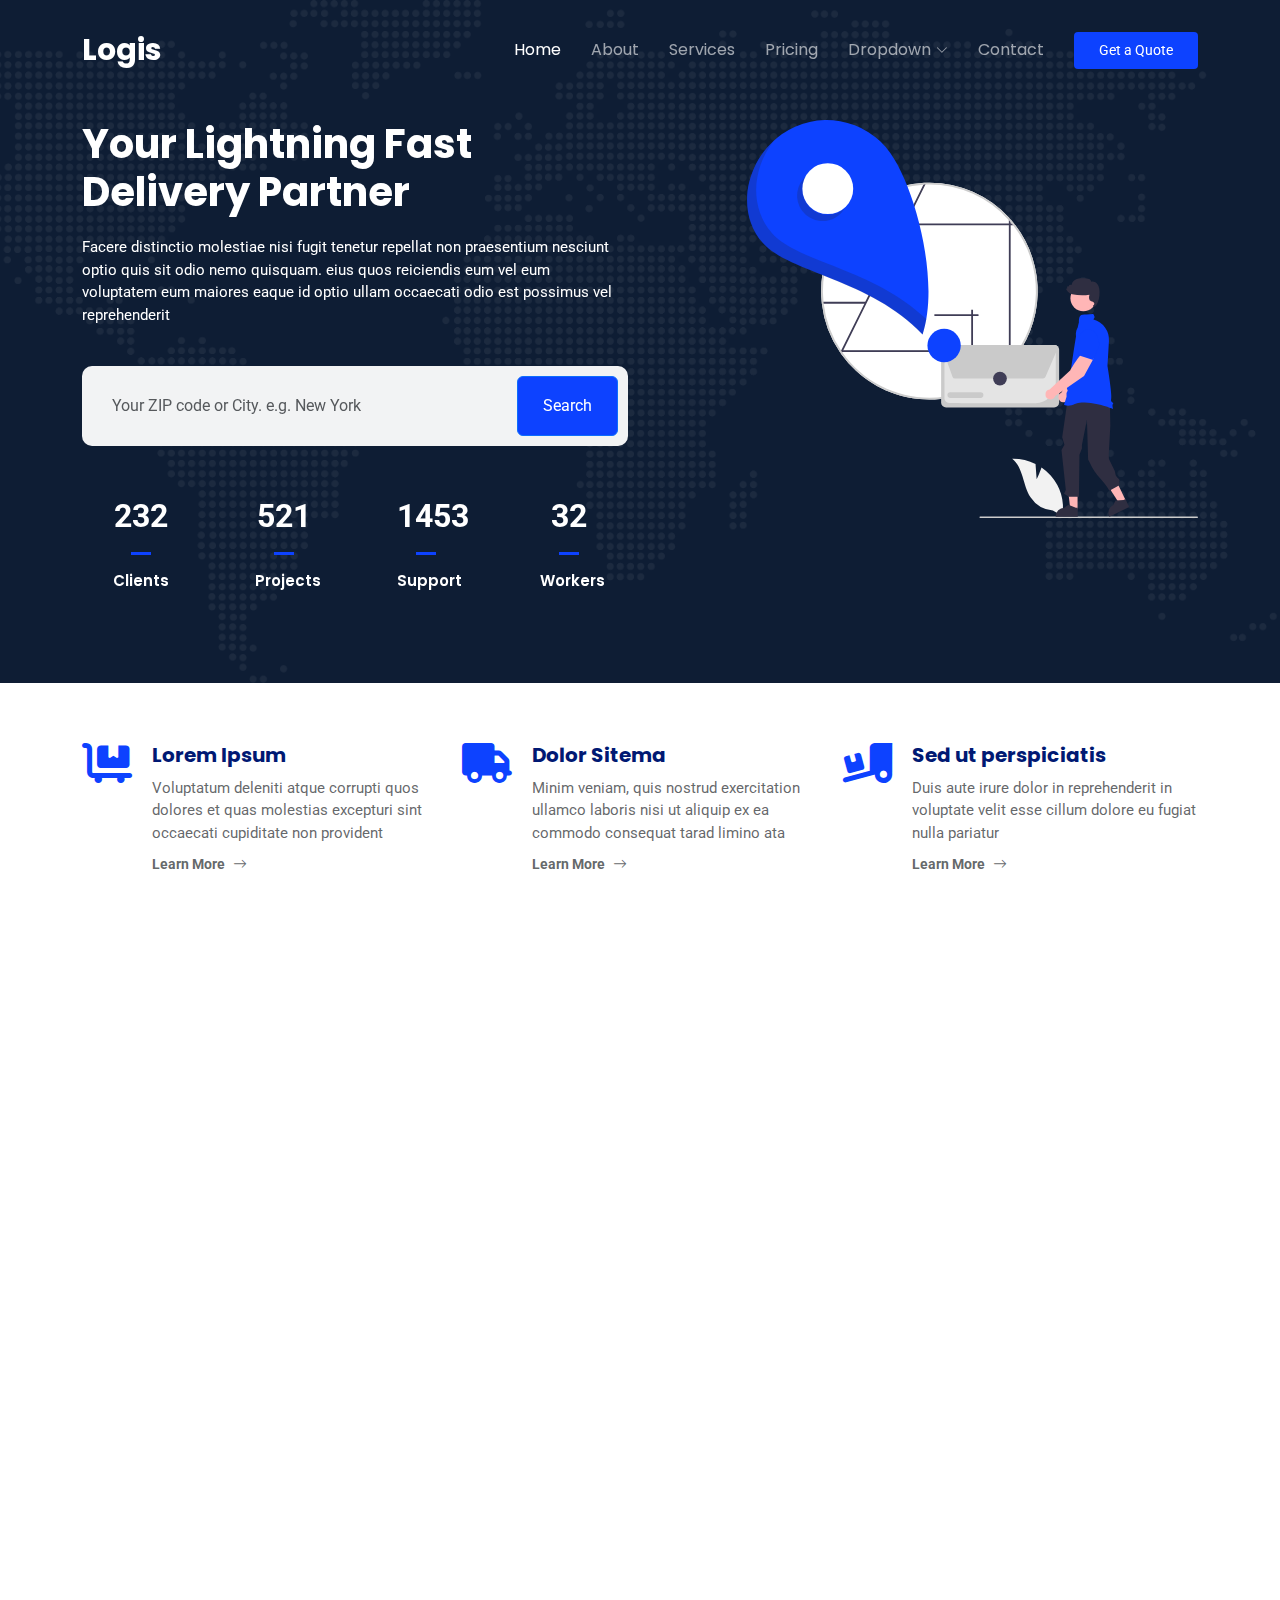
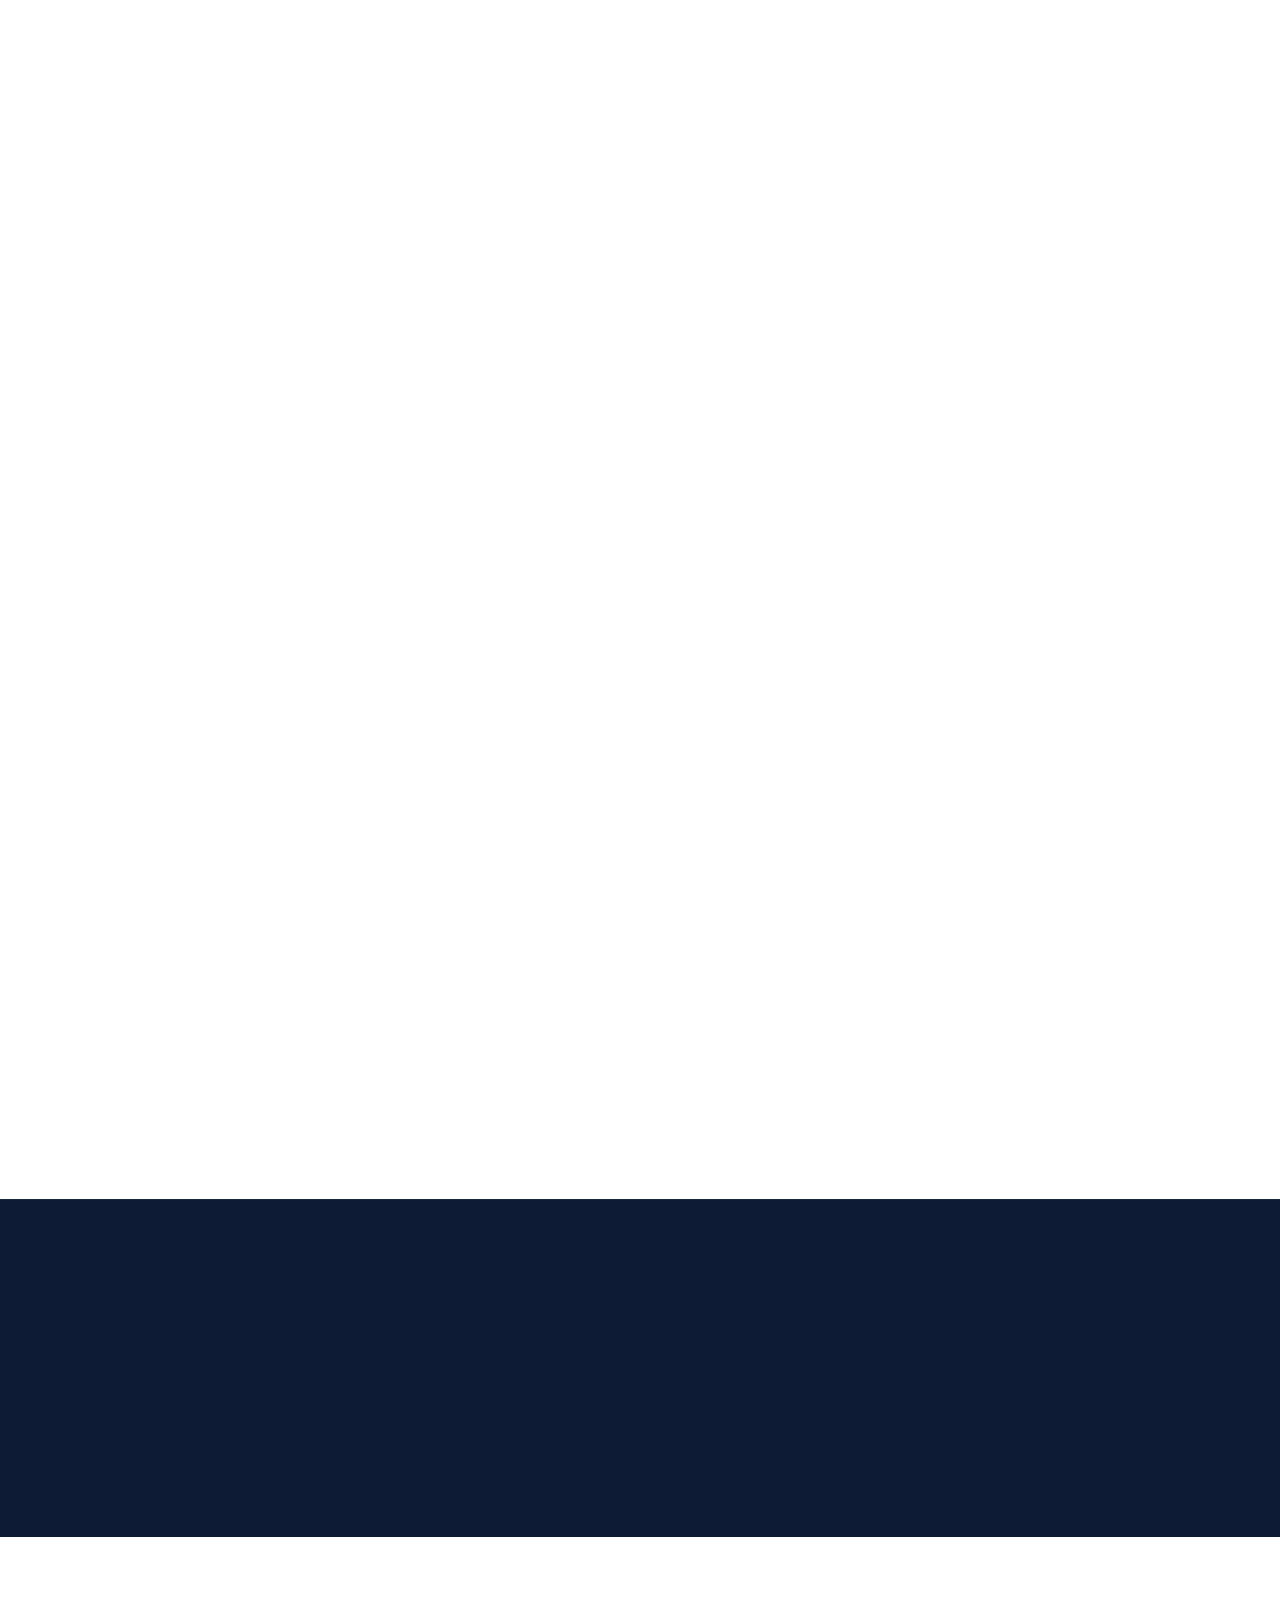
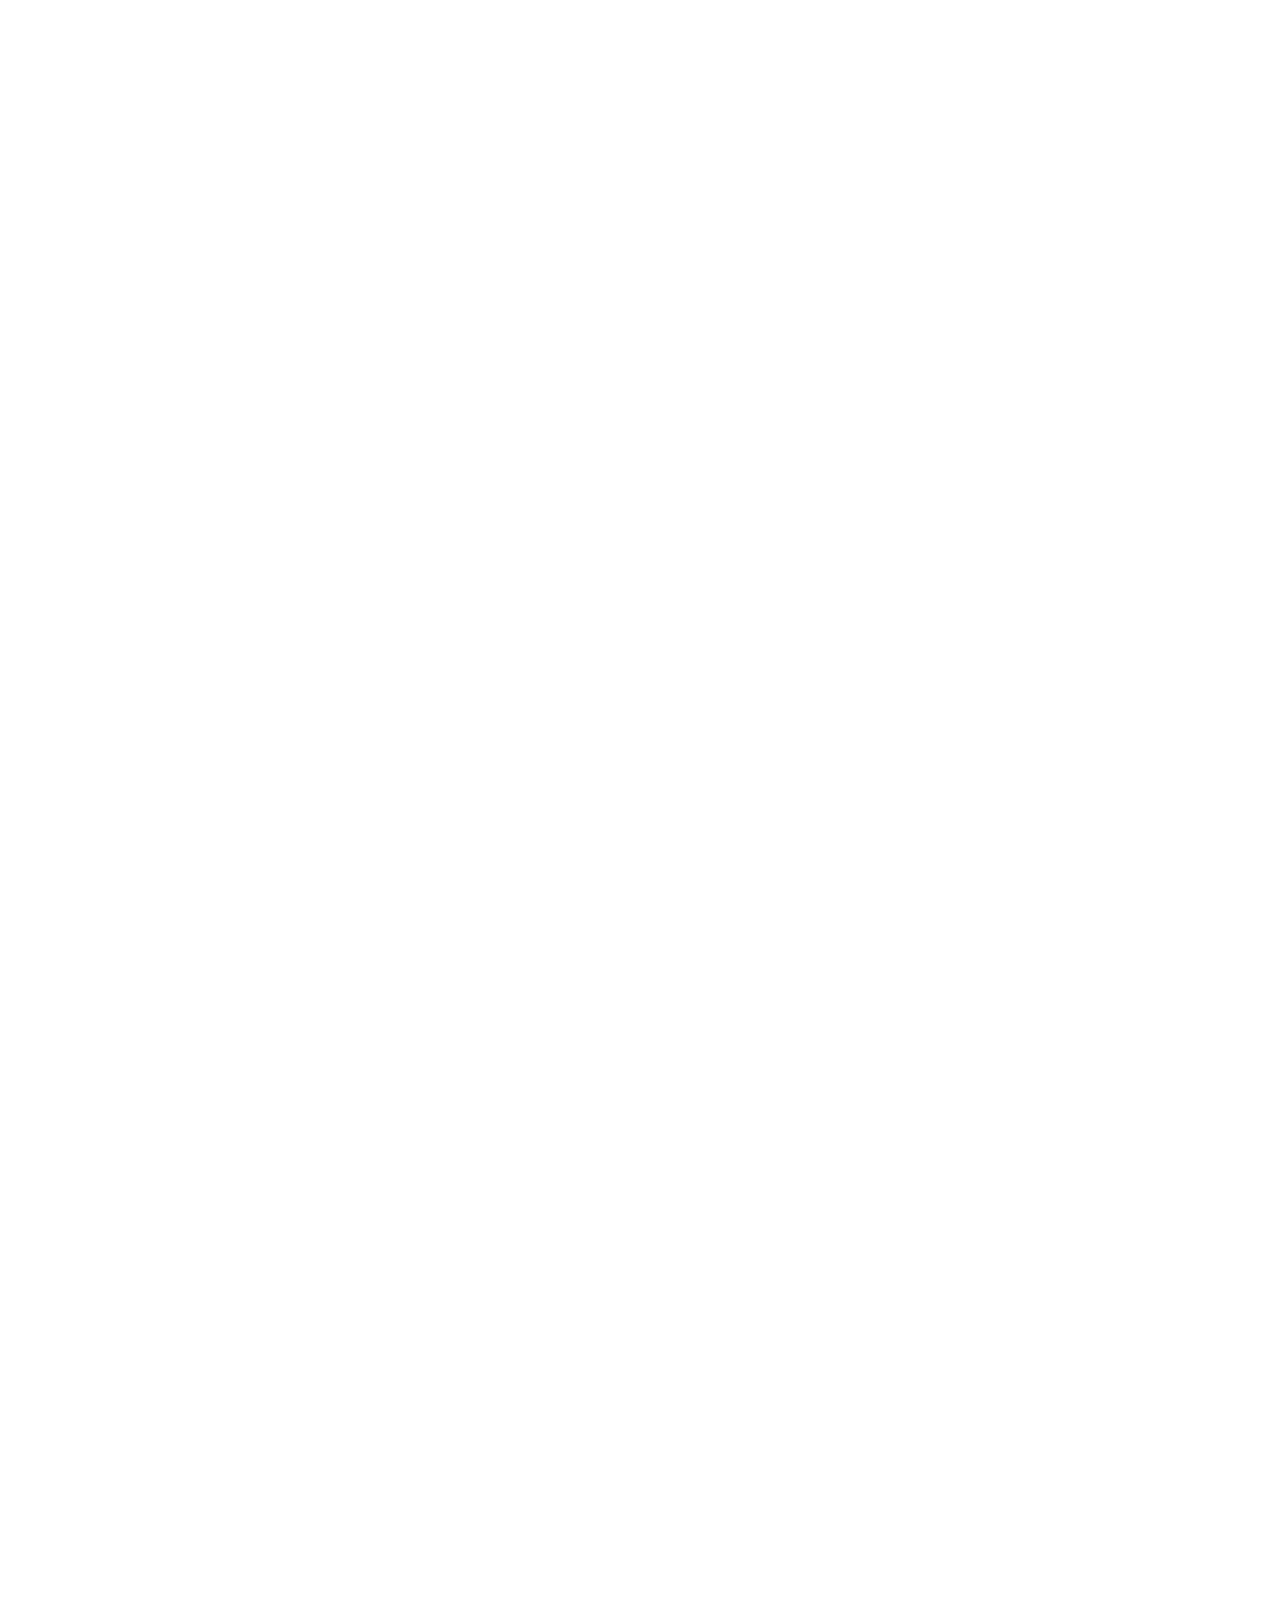
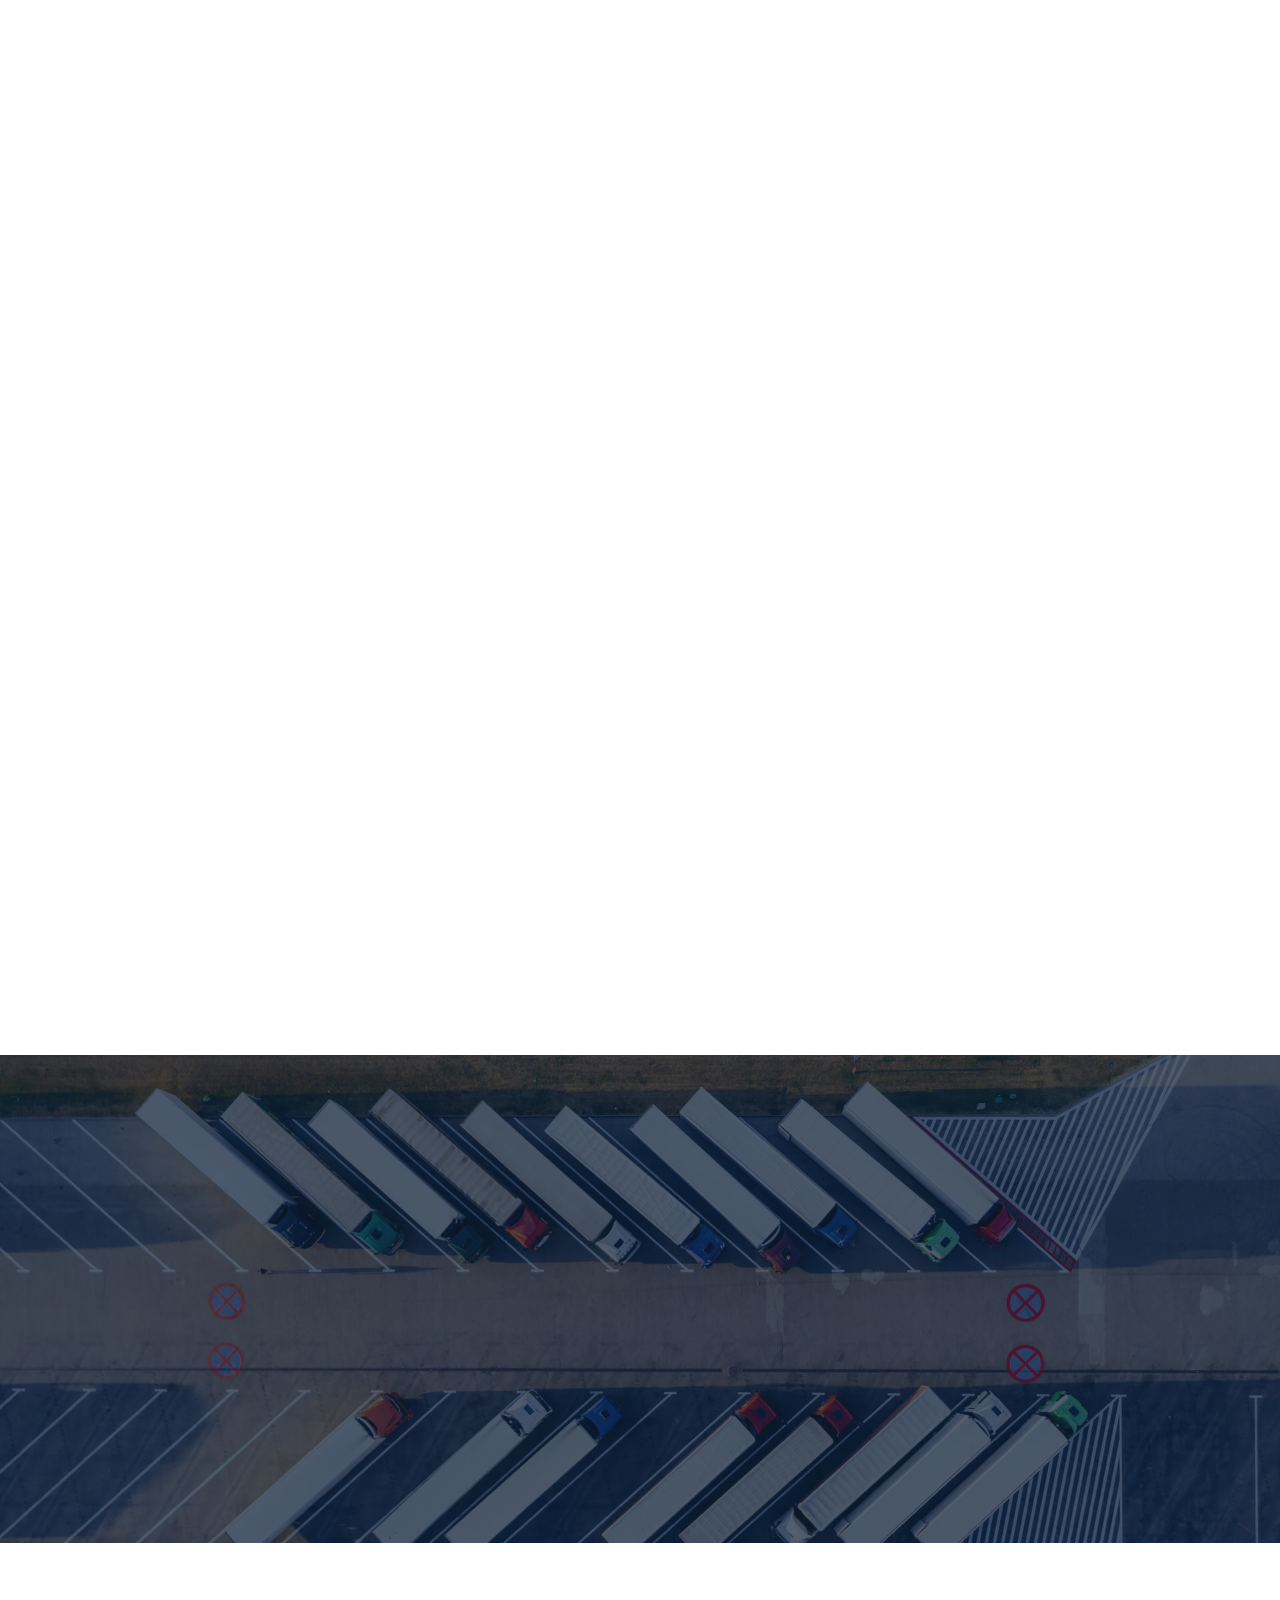
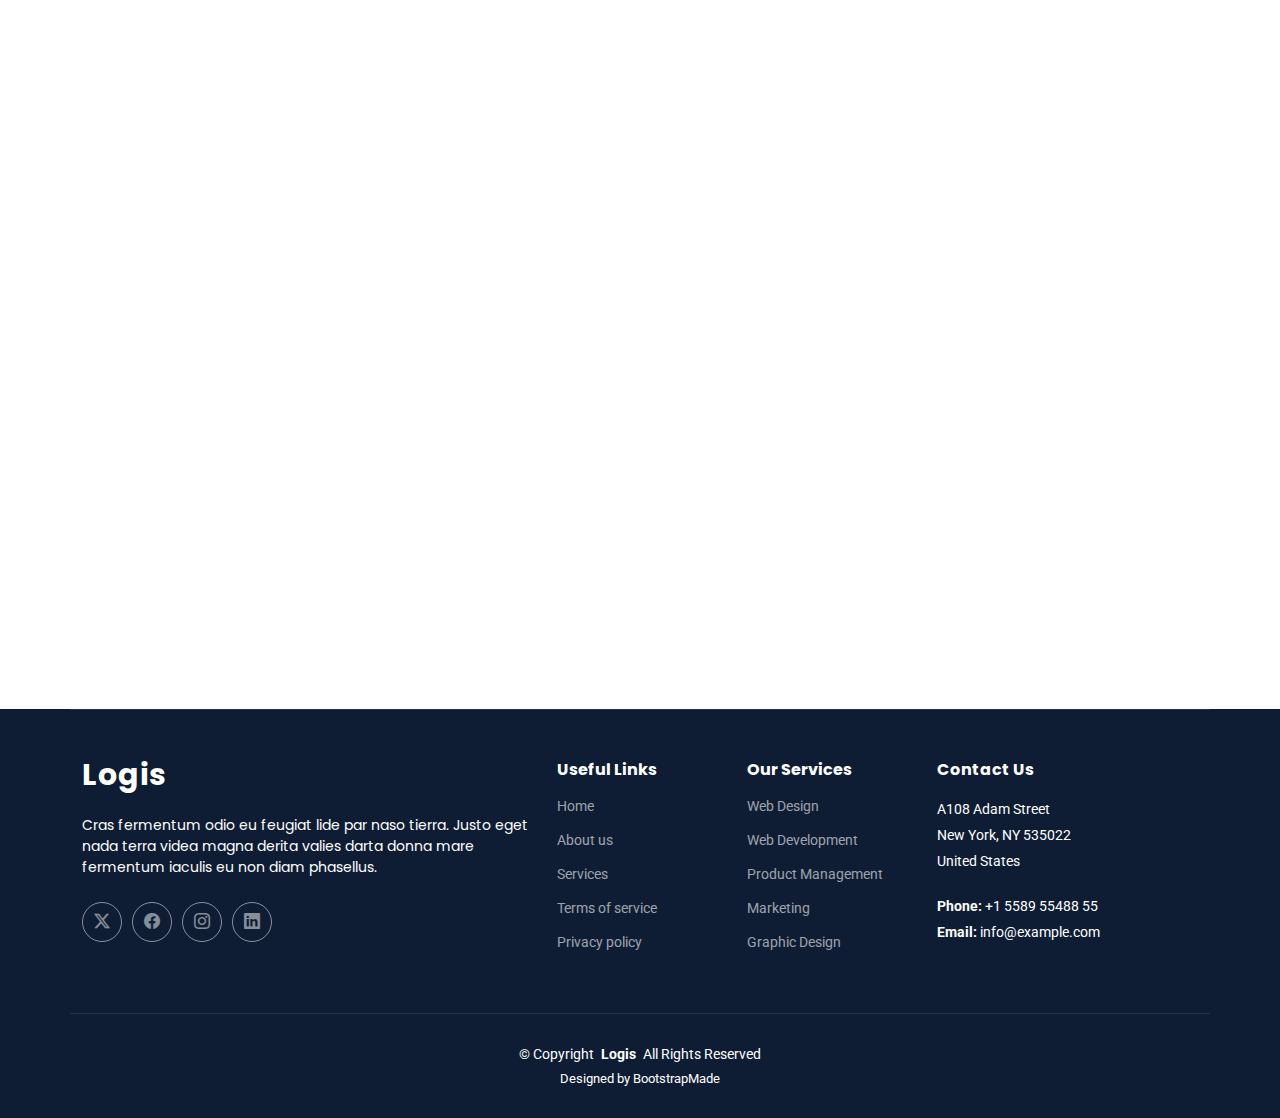
<file: index.html>
<!DOCTYPE html>
<html lang="en">

<head>
  <meta charset="utf-8">
  <meta content="width=device-width, initial-scale=1.0" name="viewport">
  <title>Index - Logis Bootstrap Template</title>
  <meta name="description" content="">
  <meta name="keywords" content="">

  <!-- Favicons -->
  <link href="assets/img/favicon.png" rel="icon">
  <link href="assets/img/apple-touch-icon.png" rel="apple-touch-icon">

  <!-- Fonts -->
  <link href="https://fonts.googleapis.com" rel="preconnect">
  <link href="https://fonts.gstatic.com" rel="preconnect" crossorigin>
  <link href="https://fonts.googleapis.com/css2?family=Roboto:ital,wght@0,100;0,300;0,400;0,500;0,700;0,900;1,100;1,300;1,400;1,500;1,700;1,900&family=Poppins:ital,wght@0,100;0,200;0,300;0,400;0,500;0,600;0,700;0,800;0,900;1,100;1,200;1,300;1,400;1,500;1,600;1,700;1,800;1,900&display=swap" rel="stylesheet">

  <!-- Vendor CSS Files -->
  <link href="assets/vendor/bootstrap/css/bootstrap.min.css" rel="stylesheet">
  <link href="assets/vendor/bootstrap-icons/bootstrap-icons.css" rel="stylesheet">
  <link href="assets/vendor/aos/aos.css" rel="stylesheet">
  <link href="assets/vendor/fontawesome-free/css/all.min.css" rel="stylesheet">
  <link href="assets/vendor/glightbox/css/glightbox.min.css" rel="stylesheet">
  <link href="assets/vendor/swiper/swiper-bundle.min.css" rel="stylesheet">

  <!-- Main CSS File -->
  <link href="assets/css/main.css" rel="stylesheet">

  <!-- =======================================================
  * Template Name: Logis
  * Template URL: https://bootstrapmade.com/logis-bootstrap-logistics-website-template/
  * Updated: Aug 07 2024 with Bootstrap v5.3.3
  * Author: BootstrapMade.com
  * License: https://bootstrapmade.com/license/
  ======================================================== -->
</head>

<body class="index-page">

  <header id="header" class="header d-flex align-items-center fixed-top">
    <div class="container-fluid container-xl position-relative d-flex align-items-center">

      <a href="index.html" class="logo d-flex align-items-center me-auto">
        <!-- Uncomment the line below if you also wish to use an image logo -->
        <!-- <img src="assets/img/logo.png" alt=""> -->
        <h1 class="sitename">Logis</h1>
      </a>

      <nav id="navmenu" class="navmenu">
        <ul>
          <li><a href="index.html" class="active">Home<br></a></li>
          <li><a href="about.html">About</a></li>
          <li><a href="services.html">Services</a></li>
          <li><a href="pricing.html">Pricing</a></li>
          <li class="dropdown"><a href="#"><span>Dropdown</span> <i class="bi bi-chevron-down toggle-dropdown"></i></a>
            <ul>
              <li><a href="#">Dropdown 1</a></li>
              <li class="dropdown"><a href="#"><span>Deep Dropdown</span> <i class="bi bi-chevron-down toggle-dropdown"></i></a>
                <ul>
                  <li><a href="#">Deep Dropdown 1</a></li>
                  <li><a href="#">Deep Dropdown 2</a></li>
                  <li><a href="#">Deep Dropdown 3</a></li>
                  <li><a href="#">Deep Dropdown 4</a></li>
                  <li><a href="#">Deep Dropdown 5</a></li>
                </ul>
              </li>
              <li><a href="#">Dropdown 2</a></li>
              <li><a href="#">Dropdown 3</a></li>
              <li><a href="#">Dropdown 4</a></li>
            </ul>
          </li>
          <li><a href="contact.html">Contact</a></li>
        </ul>
        <i class="mobile-nav-toggle d-xl-none bi bi-list"></i>
      </nav>

      <a class="btn-getstarted" href="get-a-quote.html">Get a Quote</a>

    </div>
  </header>

  <main class="main">

    <!-- Hero Section -->
    <section id="hero" class="hero section dark-background">

      <img src="assets/img/world-dotted-map.png" alt="" class="hero-bg" data-aos="fade-in">

      <div class="container">
        <div class="row gy-4 d-flex justify-content-between">
          <div class="col-lg-6 order-2 order-lg-1 d-flex flex-column justify-content-center">
            <h2 data-aos="fade-up">Your Lightning Fast Delivery Partner</h2>
            <p data-aos="fade-up" data-aos-delay="100">Facere distinctio molestiae nisi fugit tenetur repellat non praesentium nesciunt optio quis sit odio nemo quisquam. eius quos reiciendis eum vel eum voluptatem eum maiores eaque id optio ullam occaecati odio est possimus vel reprehenderit</p>

            <form action="#" class="form-search d-flex align-items-stretch mb-3" data-aos="fade-up" data-aos-delay="200">
              <input type="text" class="form-control" placeholder="Your ZIP code or City. e.g. New York">
              <button type="submit" class="btn btn-primary">Search</button>
            </form>

            <div class="row gy-4" data-aos="fade-up" data-aos-delay="300">

              <div class="col-lg-3 col-6">
                <div class="stats-item text-center w-100 h-100">
                  <span data-purecounter-start="0" data-purecounter-end="232" data-purecounter-duration="0" class="purecounter">232</span>
                  <p>Clients</p>
                </div>
              </div><!-- End Stats Item -->

              <div class="col-lg-3 col-6">
                <div class="stats-item text-center w-100 h-100">
                  <span data-purecounter-start="0" data-purecounter-end="521" data-purecounter-duration="0" class="purecounter">521</span>
                  <p>Projects</p>
                </div>
              </div><!-- End Stats Item -->

              <div class="col-lg-3 col-6">
                <div class="stats-item text-center w-100 h-100">
                  <span data-purecounter-start="0" data-purecounter-end="1453" data-purecounter-duration="0" class="purecounter">1453</span>
                  <p>Support</p>
                </div>
              </div><!-- End Stats Item -->

              <div class="col-lg-3 col-6">
                <div class="stats-item text-center w-100 h-100">
                  <span data-purecounter-start="0" data-purecounter-end="32" data-purecounter-duration="0" class="purecounter">32</span>
                  <p>Workers</p>
                </div>
              </div><!-- End Stats Item -->

            </div>

          </div>

          <div class="col-lg-5 order-1 order-lg-2 hero-img" data-aos="zoom-out">
            <img src="assets/img/hero-img.svg" class="img-fluid mb-3 mb-lg-0" alt="">
          </div>

        </div>
      </div>

    </section><!-- /Hero Section -->

    <!-- Featured Services Section -->
    <section id="featured-services" class="featured-services section">

      <div class="container">

        <div class="row gy-4">

          <div class="col-lg-4 col-md-6 service-item d-flex" data-aos="fade-up" data-aos-delay="100">
            <div class="icon flex-shrink-0"><i class="fa-solid fa-cart-flatbed"></i></div>
            <div>
              <h4 class="title">Lorem Ipsum</h4>
              <p class="description">Voluptatum deleniti atque corrupti quos dolores et quas molestias excepturi sint occaecati cupiditate non provident</p>
              <a href="#" class="readmore stretched-link"><span>Learn More</span><i class="bi bi-arrow-right"></i></a>
            </div>
          </div>
          <!-- End Service Item -->

          <div class="col-lg-4 col-md-6 service-item d-flex" data-aos="fade-up" data-aos-delay="200">
            <div class="icon flex-shrink-0"><i class="fa-solid fa-truck"></i></div>
            <div>
              <h4 class="title">Dolor Sitema</h4>
              <p class="description">Minim veniam, quis nostrud exercitation ullamco laboris nisi ut aliquip ex ea commodo consequat tarad limino ata</p>
              <a href="#" class="readmore stretched-link"><span>Learn More</span><i class="bi bi-arrow-right"></i></a>
            </div>
          </div><!-- End Service Item -->

          <div class="col-lg-4 col-md-6 service-item d-flex" data-aos="fade-up" data-aos-delay="300">
            <div class="icon flex-shrink-0"><i class="fa-solid fa-truck-ramp-box"></i></div>
            <div>
              <h4 class="title">Sed ut perspiciatis</h4>
              <p class="description">Duis aute irure dolor in reprehenderit in voluptate velit esse cillum dolore eu fugiat nulla pariatur</p>
              <a href="#" class="readmore stretched-link"><span>Learn More</span><i class="bi bi-arrow-right"></i></a>
            </div>
          </div><!-- End Service Item -->

        </div>

      </div>

    </section><!-- /Featured Services Section -->

    <!-- About Section -->
    <section id="about" class="about section">

      <div class="container">

        <div class="row gy-4">

          <div class="col-lg-6 position-relative align-self-start order-lg-last order-first" data-aos="fade-up" data-aos-delay="200">
            <img src="assets/img/about.jpg" class="img-fluid" alt="">
            <a href="https://www.youtube.com/watch?v=Y7f98aduVJ8" class="glightbox pulsating-play-btn"></a>
          </div>

          <div class="col-lg-6 content order-last  order-lg-first" data-aos="fade-up" data-aos-delay="100">
            <h3>About Us</h3>
            <p>
              Dolor iure expedita id fuga asperiores qui sunt consequatur minima. Quidem voluptas deleniti. Sit quia molestiae quia quas qui magnam itaque veritatis dolores. Corrupti totam ut eius incidunt reiciendis veritatis asperiores placeat.
            </p>
            <ul>
              <li>
                <i class="bi bi-diagram-3"></i>
                <div>
                  <h5>Ullamco laboris nisi ut aliquip consequat</h5>
                  <p>Magni facilis facilis repellendus cum excepturi quaerat praesentium libre trade</p>
                </div>
              </li>
              <li>
                <i class="bi bi-fullscreen-exit"></i>
                <div>
                  <h5>Magnam soluta odio exercitationem reprehenderi</h5>
                  <p>Quo totam dolorum at pariatur aut distinctio dolorum laudantium illo direna pasata redi</p>
                </div>
              </li>
              <li>
                <i class="bi bi-broadcast"></i>
                <div>
                  <h5>Voluptatem et qui exercitationem</h5>
                  <p>Et velit et eos maiores est tempora et quos dolorem autem tempora incidunt maxime veniam</p>
                </div>
              </li>
            </ul>
          </div>

        </div>

      </div>

    </section><!-- /About Section -->

    <!-- Services Section -->
    <section id="services" class="services section">

      <!-- Section Title -->
      <div class="container section-title" data-aos="fade-up">
        <span>Our Services<br></span>
        <h2>Our ServiceS</h2>
        <p>Necessitatibus eius consequatur ex aliquid fuga eum quidem sint consectetur velit</p>
      </div><!-- End Section Title -->

      <div class="container">

        <div class="row gy-4">

          <div class="col-lg-4 col-md-6" data-aos="fade-up" data-aos-delay="100">
            <div class="card">
              <div class="card-img">
                <img src="assets/img/service-1.jpg" alt="" class="img-fluid">
              </div>
              <h3>Storage</h3>
              <p>Cumque eos in qui numquam. Aut aspernatur perferendis sed atque quia voluptas quisquam repellendus temporibus itaqueofficiis odit</p>
            </div>
          </div><!-- End Card Item -->

          <div class="col-lg-4 col-md-6" data-aos="fade-up" data-aos-delay="200">
            <div class="card">
              <div class="card-img">
                <img src="assets/img/service-2.jpg" alt="" class="img-fluid">
              </div>
              <h3><a href="#" class="stretched-link">Logistics</a></h3>
              <p>Asperiores provident dolor accusamus pariatur dolore nam id audantium ut et iure incidunt molestiae dolor ipsam ducimus occaecati nisi</p>
            </div>
          </div><!-- End Card Item -->

          <div class="col-lg-4 col-md-6" data-aos="fade-up" data-aos-delay="300">
            <div class="card">
              <div class="card-img">
                <img src="assets/img/service-3.jpg" alt="" class="img-fluid">
              </div>
              <h3><a href="#" class="stretched-link">Cargo</a></h3>
              <p>Dicta quam similique quia architecto eos nisi aut ratione aut ipsum reiciendis sit doloremque oluptatem aut et molestiae ut et nihil</p>
            </div>
          </div><!-- End Card Item -->

          <div class="col-lg-4 col-md-6" data-aos="fade-up" data-aos-delay="400">
            <div class="card">
              <div class="card-img">
                <img src="assets/img/service-4.jpg" alt="" class="img-fluid">
              </div>
              <h3><a href="#" class="stretched-link">Trucking</a></h3>
              <p>Dicta quam similique quia architecto eos nisi aut ratione aut ipsum reiciendis sit doloremque oluptatem aut et molestiae ut et nihil</p>
            </div>
          </div><!-- End Card Item -->

          <div class="col-lg-4 col-md-6" data-aos="fade-up" data-aos-delay="500">
            <div class="card">
              <div class="card-img">
                <img src="assets/img/service-5.jpg" alt="" class="img-fluid">
              </div>
              <h3>Packaging</h3>
              <p>Illo consequuntur quisquam delectus praesentium modi dignissimos facere vel cum onsequuntur maiores beatae consequatur magni voluptates</p>
            </div>
          </div><!-- End Card Item -->

          <div class="col-lg-4 col-md-6" data-aos="fade-up" data-aos-delay="600">
            <div class="card">
              <div class="card-img">
                <img src="assets/img/service-6.jpg" alt="" class="img-fluid">
              </div>
              <h3><a href="#" class="stretched-link">Warehousing</a></h3>
              <p>Quas assumenda non occaecati molestiae. In aut earum sed natus eatae in vero. Ab modi quisquam aut nostrum unde et qui est non quo nulla</p>
            </div>
          </div><!-- End Card Item -->

        </div>

      </div>

    </section><!-- /Services Section -->

    <!-- Call To Action Section -->
    <section id="call-to-action" class="call-to-action section dark-background">

      <img src="assets/img/cta-bg.jpg" alt="">

      <div class="container">
        <div class="row justify-content-center" data-aos="zoom-in" data-aos-delay="100">
          <div class="col-xl-10">
            <div class="text-center">
              <h3>Call To Action</h3>
              <p>Duis aute irure dolor in reprehenderit in voluptate velit esse cillum dolore eu fugiat nulla pariatur. Excepteur sint occaecat cupidatat non proident, sunt in culpa qui officia deserunt mollit anim id est laborum.</p>
              <a class="cta-btn" href="#">Call To Action</a>
            </div>
          </div>
        </div>
      </div>

    </section><!-- /Call To Action Section -->

    <!-- Features Section -->
    <section id="features" class="features section">

      <!-- Section Title -->
      <div class="container section-title" data-aos="fade-up">
        <span>Features</span>
        <h2>Features</h2>
        <p>Necessitatibus eius consequatur ex aliquid fuga eum quidem sint consectetur velit</p>
      </div><!-- End Section Title -->

      <div class="container">

        <div class="row gy-4 align-items-center features-item">
          <div class="col-md-5 d-flex align-items-center" data-aos="zoom-out" data-aos-delay="100">
            <img src="assets/img/features-1.jpg" class="img-fluid" alt="">
          </div>
          <div class="col-md-7" data-aos="fade-up" data-aos-delay="100">
            <h3>Voluptatem dignissimos provident quasi corporis voluptates sit assumenda.</h3>
            <p class="fst-italic">
              Lorem ipsum dolor sit amet, consectetur adipiscing elit, sed do eiusmod tempor incididunt ut labore et dolore
              magna aliqua.
            </p>
            <ul>
              <li><i class="bi bi-check"></i><span> Ullamco laboris nisi ut aliquip ex ea commodo consequat.</span></li>
              <li><i class="bi bi-check"></i> <span>Duis aute irure dolor in reprehenderit in voluptate velit.</span></li>
              <li><i class="bi bi-check"></i> <span>Ullam est qui quos consequatur eos accusamus.</span></li>
            </ul>
          </div>
        </div><!-- Features Item -->

        <div class="row gy-4 align-items-center features-item">
          <div class="col-md-5 order-1 order-md-2 d-flex align-items-center" data-aos="zoom-out" data-aos-delay="200">
            <img src="assets/img/features-2.jpg" class="img-fluid" alt="">
          </div>
          <div class="col-md-7 order-2 order-md-1" data-aos="fade-up" data-aos-delay="200">
            <h3>Corporis temporibus maiores provident</h3>
            <p class="fst-italic">
              Lorem ipsum dolor sit amet, consectetur adipiscing elit, sed do eiusmod tempor incididunt ut labore et dolore
              magna aliqua.
            </p>
            <p>
              Ullamco laboris nisi ut aliquip ex ea commodo consequat. Duis aute irure dolor in reprehenderit in voluptate
              velit esse cillum dolore eu fugiat nulla pariatur. Excepteur sint occaecat cupidatat non proident, sunt in
              culpa qui officia deserunt mollit anim id est laborum
            </p>
          </div>
        </div><!-- Features Item -->

        <div class="row gy-4 align-items-center features-item">
          <div class="col-md-5 d-flex align-items-center" data-aos="zoom-out">
            <img src="assets/img/features-3.jpg" class="img-fluid" alt="">
          </div>
          <div class="col-md-7" data-aos="fade-up">
            <h3>Sunt consequatur ad ut est nulla consectetur reiciendis animi voluptas</h3>
            <p>Cupiditate placeat cupiditate placeat est ipsam culpa. Delectus quia minima quod. Sunt saepe odit aut quia voluptatem hic voluptas dolor doloremque.</p>
            <ul>
              <li><i class="bi bi-check"></i> <span>Ullamco laboris nisi ut aliquip ex ea commodo consequat.</span></li>
              <li><i class="bi bi-check"></i><span> Duis aute irure dolor in reprehenderit in voluptate velit.</span></li>
              <li><i class="bi bi-check"></i> <span>Facilis ut et voluptatem aperiam. Autem soluta ad fugiat</span>.</li>
            </ul>
          </div>
        </div><!-- Features Item -->

        <div class="row gy-4 align-items-center features-item">
          <div class="col-md-5 order-1 order-md-2 d-flex align-items-center" data-aos="zoom-out">
            <img src="assets/img/features-4.jpg" class="img-fluid" alt="">
          </div>
          <div class="col-md-7 order-2 order-md-1" data-aos="fade-up">
            <h3>Quas et necessitatibus eaque impedit ipsum animi consequatur incidunt in</h3>
            <p class="fst-italic">
              Lorem ipsum dolor sit amet, consectetur adipiscing elit, sed do eiusmod tempor incididunt ut labore et dolore
              magna aliqua.
            </p>
            <p>
              Ullamco laboris nisi ut aliquip ex ea commodo consequat. Duis aute irure dolor in reprehenderit in voluptate
              velit esse cillum dolore eu fugiat nulla pariatur. Excepteur sint occaecat cupidatat non proident, sunt in
              culpa qui officia deserunt mollit anim id est laborum
            </p>
          </div>
        </div><!-- Features Item -->

      </div>

    </section><!-- /Features Section -->

    <!-- Pricing Section -->
    <section id="pricing" class="pricing section">

      <!-- Section Title -->
      <div class="container section-title" data-aos="fade-up">
        <span>Pricing</span>
        <h2>Pricing</h2>
        <p>Necessitatibus eius consequatur ex aliquid fuga eum quidem sint consectetur velit</p>
      </div><!-- End Section Title -->

      <div class="container">

        <div class="row gy-4">

          <div class="col-lg-4" data-aos="zoom-in" data-aos-delay="100">
            <div class="pricing-item">
              <h3>Free Plan</h3>
              <h4><sup>$</sup>0<span> / month</span></h4>
              <ul>
                <li><i class="bi bi-check"></i> <span>Quam adipiscing vitae proin</span></li>
                <li><i class="bi bi-check"></i> <span>Nec feugiat nisl pretium</span></li>
                <li><i class="bi bi-check"></i> <span>Nulla at volutpat diam uteera</span></li>
                <li class="na"><i class="bi bi-x"></i> <span>Pharetra massa massa ultricies</span></li>
                <li class="na"><i class="bi bi-x"></i> <span>Massa ultricies mi quis hendrerit</span></li>
              </ul>
              <a href="#" class="buy-btn">Buy Now</a>
            </div>
          </div><!-- End Pricing Item -->

          <div class="col-lg-4" data-aos="zoom-in" data-aos-delay="200">
            <div class="pricing-item featured">
              <h3>Business Plan</h3>
              <h4><sup>$</sup>29<span> / month</span></h4>
              <ul>
                <li><i class="bi bi-check"></i> <span>Quam adipiscing vitae proin</span></li>
                <li><i class="bi bi-check"></i> <span>Nec feugiat nisl pretium</span></li>
                <li><i class="bi bi-check"></i> <span>Nulla at volutpat diam uteera</span></li>
                <li><i class="bi bi-check"></i> <span>Pharetra massa massa ultricies</span></li>
                <li><i class="bi bi-check"></i> <span>Massa ultricies mi quis hendrerit</span></li>
              </ul>
              <a href="#" class="buy-btn">Buy Now</a>
            </div>
          </div><!-- End Pricing Item -->

          <div class="col-lg-4" data-aos="zoom-in" data-aos-delay="300">
            <div class="pricing-item">
              <h3>Developer Plan</h3>
              <h4><sup>$</sup>49<span> / month</span></h4>
              <ul>
                <li><i class="bi bi-check"></i> <span>Quam adipiscing vitae proin</span></li>
                <li><i class="bi bi-check"></i> <span>Nec feugiat nisl pretium</span></li>
                <li><i class="bi bi-check"></i> <span>Nulla at volutpat diam uteera</span></li>
                <li><i class="bi bi-check"></i> <span>Pharetra massa massa ultricies</span></li>
                <li><i class="bi bi-check"></i> <span>Massa ultricies mi quis hendrerit</span></li>
              </ul>
              <a href="#" class="buy-btn">Buy Now</a>
            </div>
          </div><!-- End Pricing Item -->

        </div>

      </div>

    </section><!-- /Pricing Section -->

    <!-- Testimonials Section -->
    <section id="testimonials" class="testimonials section dark-background">

      <img src="assets/img/testimonials-bg.jpg" class="testimonials-bg" alt="">

      <div class="container" data-aos="fade-up" data-aos-delay="100">

        <div class="swiper init-swiper">
          <script type="application/json" class="swiper-config">
            {
              "loop": true,
              "speed": 600,
              "autoplay": {
                "delay": 5000
              },
              "slidesPerView": "auto",
              "pagination": {
                "el": ".swiper-pagination",
                "type": "bullets",
                "clickable": true
              }
            }
          </script>
          <div class="swiper-wrapper">

            <div class="swiper-slide">
              <div class="testimonial-item">
                <img src="assets/img/testimonials/testimonials-1.jpg" class="testimonial-img" alt="">
                <h3>Saul Goodman</h3>
                <h4>Ceo &amp; Founder</h4>
                <div class="stars">
                  <i class="bi bi-star-fill"></i><i class="bi bi-star-fill"></i><i class="bi bi-star-fill"></i><i class="bi bi-star-fill"></i><i class="bi bi-star-fill"></i>
                </div>
                <p>
                  <i class="bi bi-quote quote-icon-left"></i>
                  <span>Proin iaculis purus consequat sem cure digni ssim donec porttitora entum suscipit rhoncus. Accusantium quam, ultricies eget id, aliquam eget nibh et. Maecen aliquam, risus at semper.</span>
                  <i class="bi bi-quote quote-icon-right"></i>
                </p>
              </div>
            </div><!-- End testimonial item -->

            <div class="swiper-slide">
              <div class="testimonial-item">
                <img src="assets/img/testimonials/testimonials-2.jpg" class="testimonial-img" alt="">
                <h3>Sara Wilsson</h3>
                <h4>Designer</h4>
                <div class="stars">
                  <i class="bi bi-star-fill"></i><i class="bi bi-star-fill"></i><i class="bi bi-star-fill"></i><i class="bi bi-star-fill"></i><i class="bi bi-star-fill"></i>
                </div>
                <p>
                  <i class="bi bi-quote quote-icon-left"></i>
                  <span>Export tempor illum tamen malis malis eram quae irure esse labore quem cillum quid cillum eram malis quorum velit fore eram velit sunt aliqua noster fugiat irure amet legam anim culpa.</span>
                  <i class="bi bi-quote quote-icon-right"></i>
                </p>
              </div>
            </div><!-- End testimonial item -->

            <div class="swiper-slide">
              <div class="testimonial-item">
                <img src="assets/img/testimonials/testimonials-3.jpg" class="testimonial-img" alt="">
                <h3>Jena Karlis</h3>
                <h4>Store Owner</h4>
                <div class="stars">
                  <i class="bi bi-star-fill"></i><i class="bi bi-star-fill"></i><i class="bi bi-star-fill"></i><i class="bi bi-star-fill"></i><i class="bi bi-star-fill"></i>
                </div>
                <p>
                  <i class="bi bi-quote quote-icon-left"></i>
                  <span>Enim nisi quem export duis labore cillum quae magna enim sint quorum nulla quem veniam duis minim tempor labore quem eram duis noster aute amet eram fore quis sint minim.</span>
                  <i class="bi bi-quote quote-icon-right"></i>
                </p>
              </div>
            </div><!-- End testimonial item -->

            <div class="swiper-slide">
              <div class="testimonial-item">
                <img src="assets/img/testimonials/testimonials-4.jpg" class="testimonial-img" alt="">
                <h3>Matt Brandon</h3>
                <h4>Freelancer</h4>
                <div class="stars">
                  <i class="bi bi-star-fill"></i><i class="bi bi-star-fill"></i><i class="bi bi-star-fill"></i><i class="bi bi-star-fill"></i><i class="bi bi-star-fill"></i>
                </div>
                <p>
                  <i class="bi bi-quote quote-icon-left"></i>
                  <span>Fugiat enim eram quae cillum dolore dolor amet nulla culpa multos export minim fugiat minim velit minim dolor enim duis veniam ipsum anim magna sunt elit fore quem dolore labore illum veniam.</span>
                  <i class="bi bi-quote quote-icon-right"></i>
                </p>
              </div>
            </div><!-- End testimonial item -->

            <div class="swiper-slide">
              <div class="testimonial-item">
                <img src="assets/img/testimonials/testimonials-5.jpg" class="testimonial-img" alt="">
                <h3>John Larson</h3>
                <h4>Entrepreneur</h4>
                <div class="stars">
                  <i class="bi bi-star-fill"></i><i class="bi bi-star-fill"></i><i class="bi bi-star-fill"></i><i class="bi bi-star-fill"></i><i class="bi bi-star-fill"></i>
                </div>
                <p>
                  <i class="bi bi-quote quote-icon-left"></i>
                  <span>Quis quorum aliqua sint quem legam fore sunt eram irure aliqua veniam tempor noster veniam enim culpa labore duis sunt culpa nulla illum cillum fugiat legam esse veniam culpa fore nisi cillum quid.</span>
                  <i class="bi bi-quote quote-icon-right"></i>
                </p>
              </div>
            </div><!-- End testimonial item -->

          </div>
          <div class="swiper-pagination"></div>
        </div>

      </div>

    </section><!-- /Testimonials Section -->

    <!-- Faq Section -->
    <section id="faq" class="faq section">

      <!-- Section Title -->
      <div class="container section-title" data-aos="fade-up">
        <span>Frequently Asked Questions</span>
        <h2>Frequently Asked Questions</h2>
        <p>Necessitatibus eius consequatur ex aliquid fuga eum quidem sint consectetur velit</p>
      </div><!-- End Section Title -->

      <div class="container">

        <div class="row justify-content-center">

          <div class="col-lg-10">

            <div class="faq-container">

              <div class="faq-item faq-active" data-aos="fade-up" data-aos-delay="200">
                <i class="faq-icon bi bi-question-circle"></i>
                <h3>Non consectetur a erat nam at lectus urna duis?</h3>
                <div class="faq-content">
                  <p>Feugiat pretium nibh ipsum consequat. Tempus iaculis urna id volutpat lacus laoreet non curabitur gravida. Venenatis lectus magna fringilla urna porttitor rhoncus dolor purus non.</p>
                </div>
                <i class="faq-toggle bi bi-chevron-right"></i>
              </div><!-- End Faq item-->

              <div class="faq-item" data-aos="fade-up" data-aos-delay="300">
                <i class="faq-icon bi bi-question-circle"></i>
                <h3>Feugiat scelerisque varius morbi enim nunc faucibus a pellentesque?</h3>
                <div class="faq-content">
                  <p>Dolor sit amet consectetur adipiscing elit pellentesque habitant morbi. Id interdum velit laoreet id donec ultrices. Fringilla phasellus faucibus scelerisque eleifend donec pretium. Est pellentesque elit ullamcorper dignissim. Mauris ultrices eros in cursus turpis massa tincidunt dui.</p>
                </div>
                <i class="faq-toggle bi bi-chevron-right"></i>
              </div><!-- End Faq item-->

              <div class="faq-item" data-aos="fade-up" data-aos-delay="400">
                <i class="faq-icon bi bi-question-circle"></i>
                <h3>Dolor sit amet consectetur adipiscing elit pellentesque?</h3>
                <div class="faq-content">
                  <p>Eleifend mi in nulla posuere sollicitudin aliquam ultrices sagittis orci. Faucibus pulvinar elementum integer enim. Sem nulla pharetra diam sit amet nisl suscipit. Rutrum tellus pellentesque eu tincidunt. Lectus urna duis convallis convallis tellus. Urna molestie at elementum eu facilisis sed odio morbi quis</p>
                </div>
                <i class="faq-toggle bi bi-chevron-right"></i>
              </div><!-- End Faq item-->

              <div class="faq-item" data-aos="fade-up" data-aos-delay="500">
                <i class="faq-icon bi bi-question-circle"></i>
                <h3>Ac odio tempor orci dapibus. Aliquam eleifend mi in nulla?</h3>
                <div class="faq-content">
                  <p>Dolor sit amet consectetur adipiscing elit pellentesque habitant morbi. Id interdum velit laoreet id donec ultrices. Fringilla phasellus faucibus scelerisque eleifend donec pretium. Est pellentesque elit ullamcorper dignissim. Mauris ultrices eros in cursus turpis massa tincidunt dui.</p>
                </div>
                <i class="faq-toggle bi bi-chevron-right"></i>
              </div><!-- End Faq item-->

              <div class="faq-item" data-aos="fade-up" data-aos-delay="600">
                <i class="faq-icon bi bi-question-circle"></i>
                <h3>Tempus quam pellentesque nec nam aliquam sem et tortor consequat?</h3>
                <div class="faq-content">
                  <p>Molestie a iaculis at erat pellentesque adipiscing commodo. Dignissim suspendisse in est ante in. Nunc vel risus commodo viverra maecenas accumsan. Sit amet nisl suscipit adipiscing bibendum est. Purus gravida quis blandit turpis cursus in</p>
                </div>
                <i class="faq-toggle bi bi-chevron-right"></i>
              </div><!-- End Faq item-->

            </div>

          </div>

        </div>

      </div>

    </section><!-- /Faq Section -->

  </main>

  <footer id="footer" class="footer dark-background">

    <div class="container footer-top">
      <div class="row gy-4">
        <div class="col-lg-5 col-md-12 footer-about">
          <a href="index.html" class="logo d-flex align-items-center">
            <span class="sitename">Logis</span>
          </a>
          <p>Cras fermentum odio eu feugiat lide par naso tierra. Justo eget nada terra videa magna derita valies darta donna mare fermentum iaculis eu non diam phasellus.</p>
          <div class="social-links d-flex mt-4">
            <a href=""><i class="bi bi-twitter-x"></i></a>
            <a href=""><i class="bi bi-facebook"></i></a>
            <a href=""><i class="bi bi-instagram"></i></a>
            <a href=""><i class="bi bi-linkedin"></i></a>
          </div>
        </div>

        <div class="col-lg-2 col-6 footer-links">
          <h4>Useful Links</h4>
          <ul>
            <li><a href="#">Home</a></li>
            <li><a href="#">About us</a></li>
            <li><a href="#">Services</a></li>
            <li><a href="#">Terms of service</a></li>
            <li><a href="#">Privacy policy</a></li>
          </ul>
        </div>

        <div class="col-lg-2 col-6 footer-links">
          <h4>Our Services</h4>
          <ul>
            <li><a href="#">Web Design</a></li>
            <li><a href="#">Web Development</a></li>
            <li><a href="#">Product Management</a></li>
            <li><a href="#">Marketing</a></li>
            <li><a href="#">Graphic Design</a></li>
          </ul>
        </div>

        <div class="col-lg-3 col-md-12 footer-contact text-center text-md-start">
          <h4>Contact Us</h4>
          <p>A108 Adam Street</p>
          <p>New York, NY 535022</p>
          <p>United States</p>
          <p class="mt-4"><strong>Phone:</strong> <span>+1 5589 55488 55</span></p>
          <p><strong>Email:</strong> <span>info@example.com</span></p>
        </div>

      </div>
    </div>

    <div class="container copyright text-center mt-4">
      <p>© <span>Copyright</span> <strong class="px-1 sitename">Logis</strong> <span>All Rights Reserved</span></p>
      <div class="credits">
        <!-- All the links in the footer should remain intact. -->
        <!-- You can delete the links only if you've purchased the pro version. -->
        <!-- Licensing information: https://bootstrapmade.com/license/ -->
        <!-- Purchase the pro version with working PHP/AJAX contact form: [buy-url] -->
        Designed by <a href="https://bootstrapmade.com/">BootstrapMade</a>
      </div>
    </div>

  </footer>

  <!-- Scroll Top -->
  <a href="#" id="scroll-top" class="scroll-top d-flex align-items-center justify-content-center"><i class="bi bi-arrow-up-short"></i></a>

  <!-- Preloader -->
  <div id="preloader"></div>

  <!-- Vendor JS Files -->
  <script src="assets/vendor/bootstrap/js/bootstrap.bundle.min.js"></script>
  <script src="assets/vendor/php-email-form/validate.js"></script>
  <script src="assets/vendor/aos/aos.js"></script>
  <script src="assets/vendor/purecounter/purecounter_vanilla.js"></script>
  <script src="assets/vendor/glightbox/js/glightbox.min.js"></script>
  <script src="assets/vendor/swiper/swiper-bundle.min.js"></script>

  <!-- Main JS File -->
  <script src="assets/js/main.js"></script>

</body>

</html>
</file>
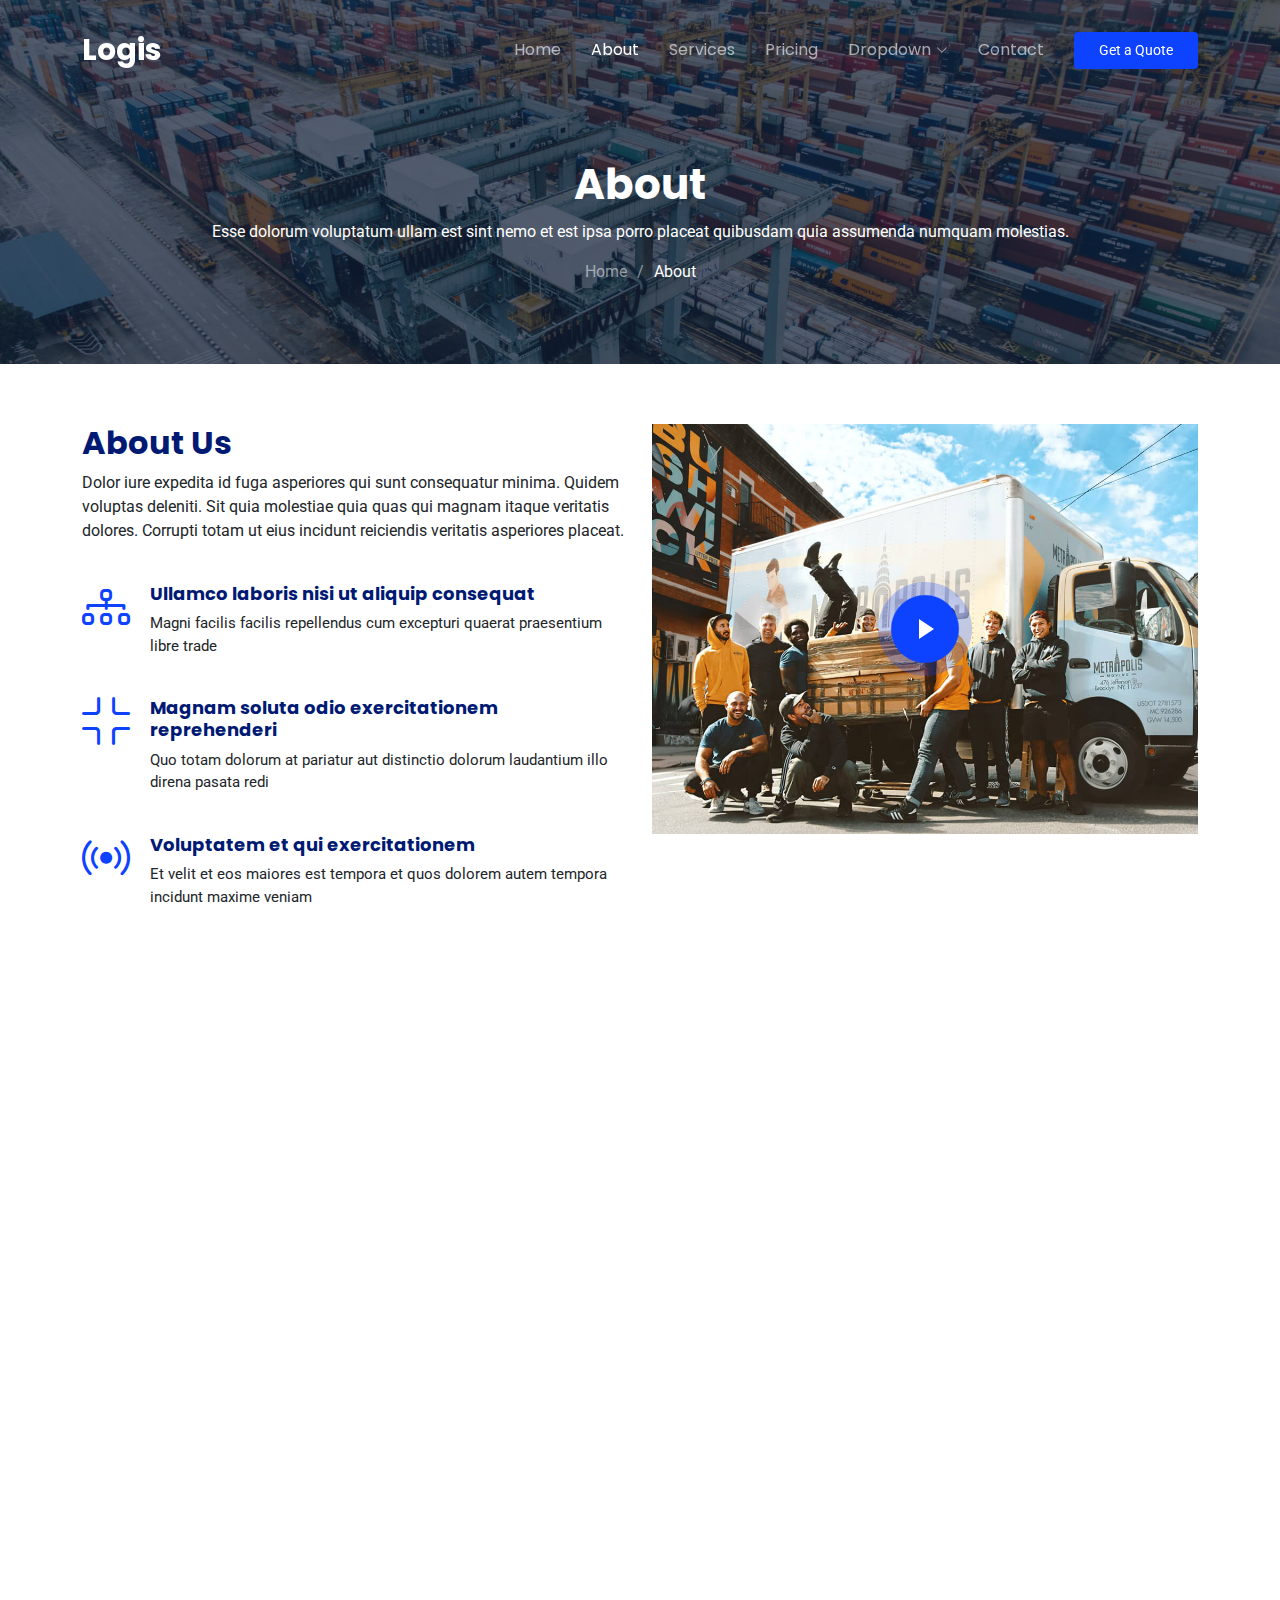
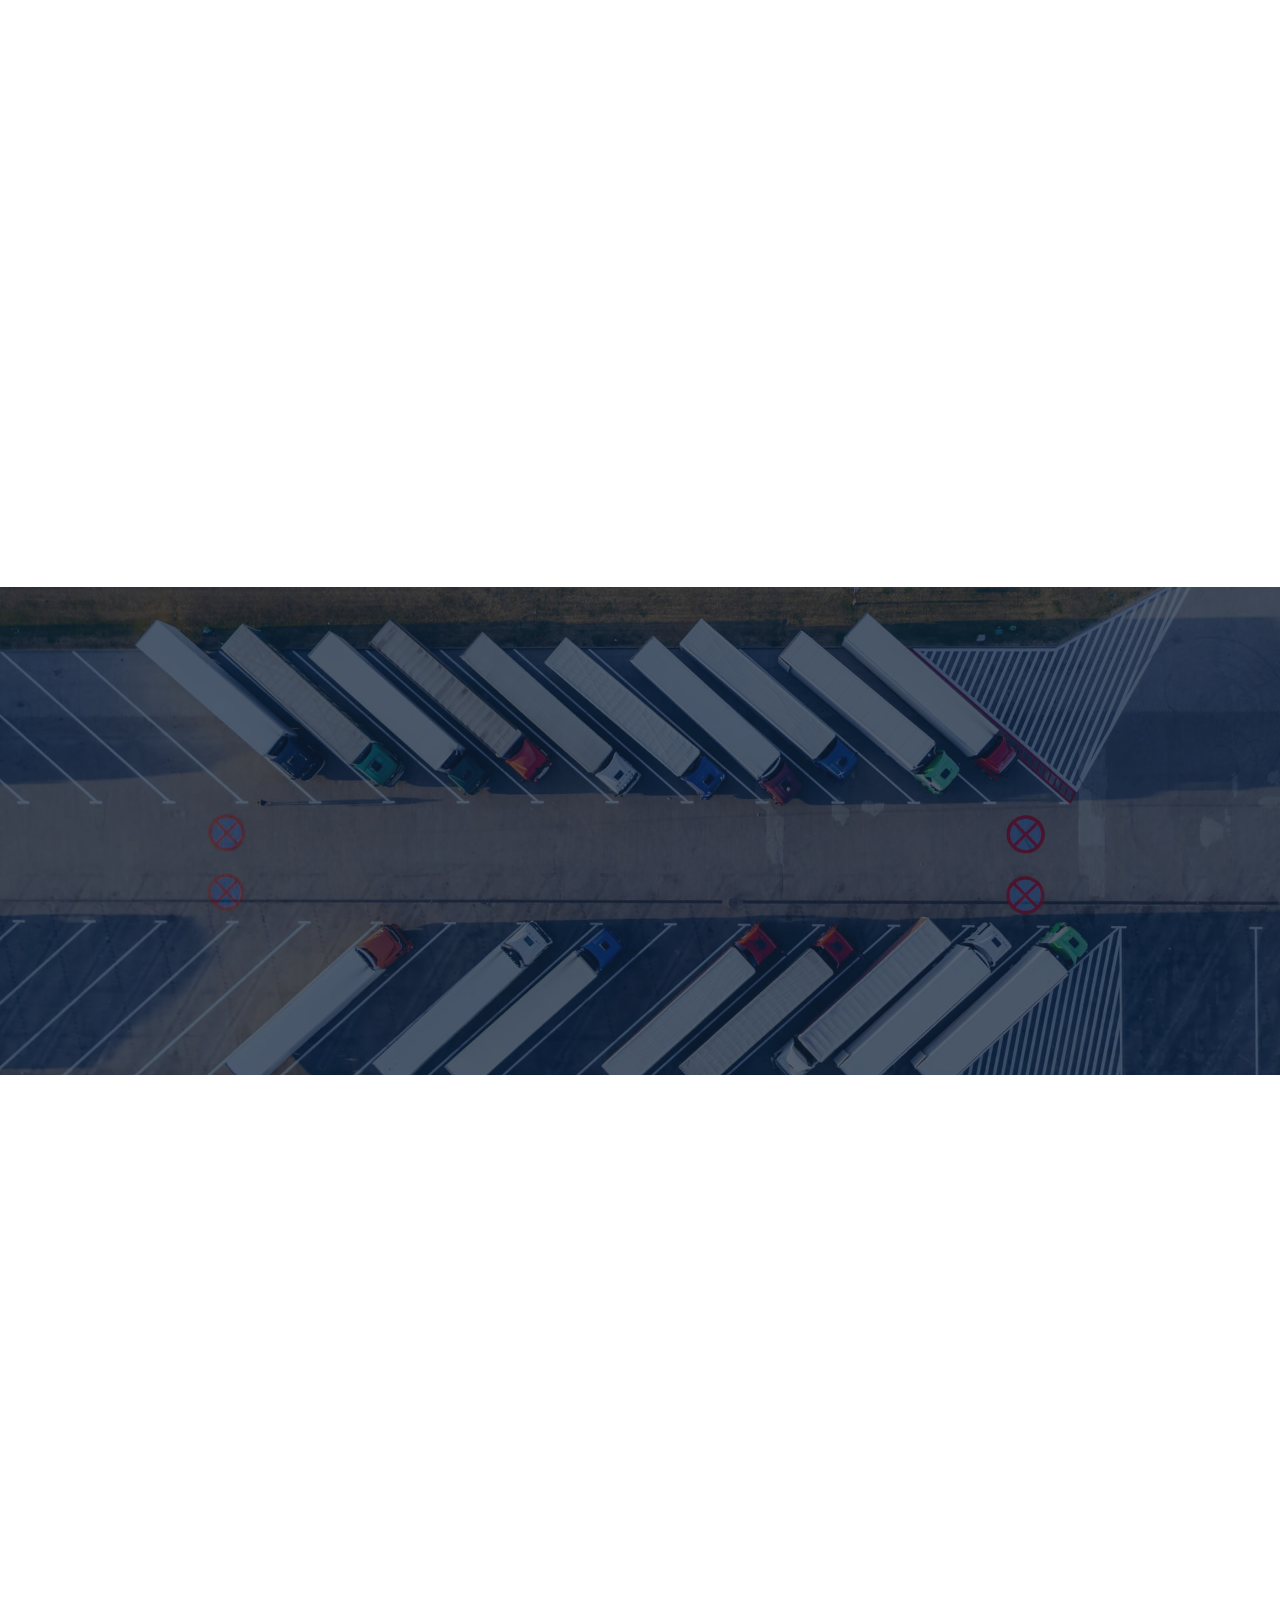
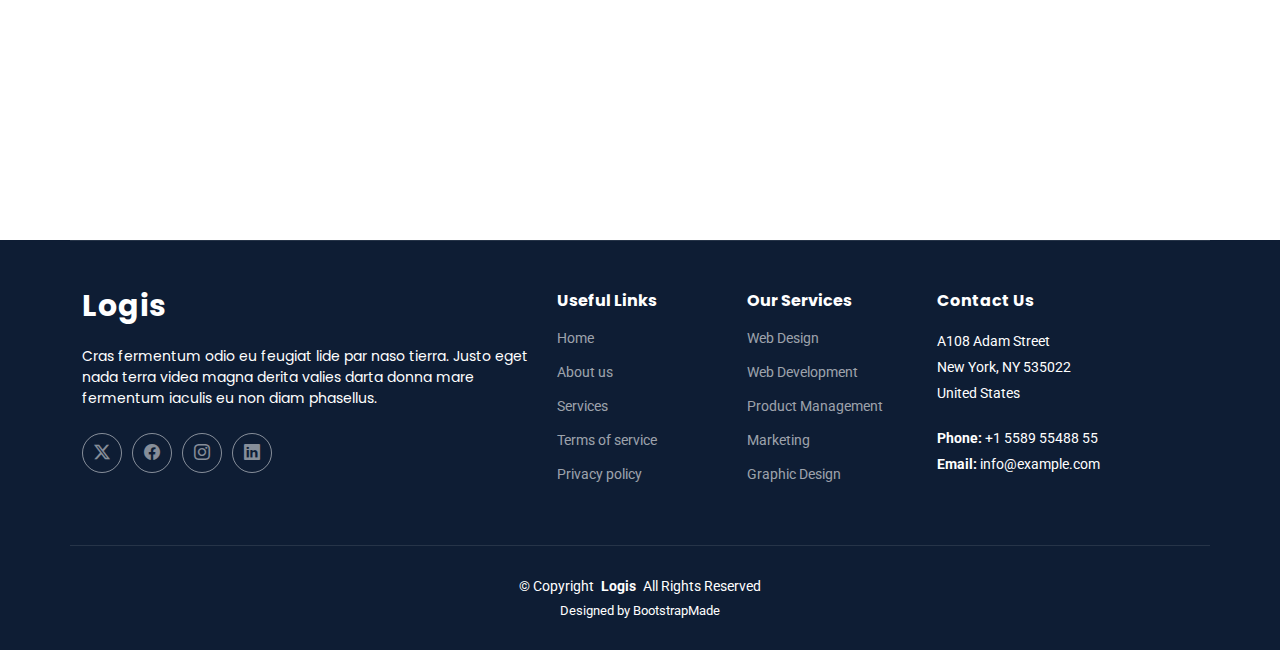
<file: about.html>
<!DOCTYPE html>
<html lang="en">

<head>
  <meta charset="utf-8">
  <meta content="width=device-width, initial-scale=1.0" name="viewport">
  <title>About - Logis Bootstrap Template</title>
  <meta name="description" content="">
  <meta name="keywords" content="">

  <!-- Favicons -->
  <link href="assets/img/favicon.png" rel="icon">
  <link href="assets/img/apple-touch-icon.png" rel="apple-touch-icon">

  <!-- Fonts -->
  <link href="https://fonts.googleapis.com" rel="preconnect">
  <link href="https://fonts.gstatic.com" rel="preconnect" crossorigin>
  <link href="https://fonts.googleapis.com/css2?family=Roboto:ital,wght@0,100;0,300;0,400;0,500;0,700;0,900;1,100;1,300;1,400;1,500;1,700;1,900&family=Poppins:ital,wght@0,100;0,200;0,300;0,400;0,500;0,600;0,700;0,800;0,900;1,100;1,200;1,300;1,400;1,500;1,600;1,700;1,800;1,900&display=swap" rel="stylesheet">

  <!-- Vendor CSS Files -->
  <link href="assets/vendor/bootstrap/css/bootstrap.min.css" rel="stylesheet">
  <link href="assets/vendor/bootstrap-icons/bootstrap-icons.css" rel="stylesheet">
  <link href="assets/vendor/aos/aos.css" rel="stylesheet">
  <link href="assets/vendor/fontawesome-free/css/all.min.css" rel="stylesheet">
  <link href="assets/vendor/glightbox/css/glightbox.min.css" rel="stylesheet">
  <link href="assets/vendor/swiper/swiper-bundle.min.css" rel="stylesheet">

  <!-- Main CSS File -->
  <link href="assets/css/main.css" rel="stylesheet">

  <!-- =======================================================
  * Template Name: Logis
  * Template URL: https://bootstrapmade.com/logis-bootstrap-logistics-website-template/
  * Updated: Aug 07 2024 with Bootstrap v5.3.3
  * Author: BootstrapMade.com
  * License: https://bootstrapmade.com/license/
  ======================================================== -->
</head>

<body class="about-page">

  <header id="header" class="header d-flex align-items-center fixed-top">
    <div class="container-fluid container-xl position-relative d-flex align-items-center">

      <a href="index.html" class="logo d-flex align-items-center me-auto">
        <!-- Uncomment the line below if you also wish to use an image logo -->
        <!-- <img src="assets/img/logo.png" alt=""> -->
        <h1 class="sitename">Logis</h1>
      </a>

      <nav id="navmenu" class="navmenu">
        <ul>
          <li><a href="index.html">Home<br></a></li>
          <li><a href="about.html" class="active">About</a></li>
          <li><a href="services.html">Services</a></li>
          <li><a href="pricing.html">Pricing</a></li>
          <li class="dropdown"><a href="#"><span>Dropdown</span> <i class="bi bi-chevron-down toggle-dropdown"></i></a>
            <ul>
              <li><a href="#">Dropdown 1</a></li>
              <li class="dropdown"><a href="#"><span>Deep Dropdown</span> <i class="bi bi-chevron-down toggle-dropdown"></i></a>
                <ul>
                  <li><a href="#">Deep Dropdown 1</a></li>
                  <li><a href="#">Deep Dropdown 2</a></li>
                  <li><a href="#">Deep Dropdown 3</a></li>
                  <li><a href="#">Deep Dropdown 4</a></li>
                  <li><a href="#">Deep Dropdown 5</a></li>
                </ul>
              </li>
              <li><a href="#">Dropdown 2</a></li>
              <li><a href="#">Dropdown 3</a></li>
              <li><a href="#">Dropdown 4</a></li>
            </ul>
          </li>
          <li><a href="contact.html">Contact</a></li>
        </ul>
        <i class="mobile-nav-toggle d-xl-none bi bi-list"></i>
      </nav>

      <a class="btn-getstarted" href="get-a-quote.html">Get a Quote</a>

    </div>
  </header>

  <main class="main">

    <!-- Page Title -->
    <div class="page-title dark-background" data-aos="fade" style="background-image: url(assets/img/page-title-bg.jpg);">
      <div class="container position-relative">
        <h1>About</h1>
        <p>Esse dolorum voluptatum ullam est sint nemo et est ipsa porro placeat quibusdam quia assumenda numquam molestias.</p>
        <nav class="breadcrumbs">
          <ol>
            <li><a href="index.html">Home</a></li>
            <li class="current">About</li>
          </ol>
        </nav>
      </div>
    </div><!-- End Page Title -->

    <!-- About Section -->
    <section id="about" class="about section">

      <div class="container">

        <div class="row gy-4">

          <div class="col-lg-6 position-relative align-self-start order-lg-last order-first" data-aos="fade-up" data-aos-delay="200">
            <img src="assets/img/about.jpg" class="img-fluid" alt="">
            <a href="https://www.youtube.com/watch?v=Y7f98aduVJ8" class="glightbox pulsating-play-btn"></a>
          </div>

          <div class="col-lg-6 content order-last  order-lg-first" data-aos="fade-up" data-aos-delay="100">
            <h3>About Us</h3>
            <p>
              Dolor iure expedita id fuga asperiores qui sunt consequatur minima. Quidem voluptas deleniti. Sit quia molestiae quia quas qui magnam itaque veritatis dolores. Corrupti totam ut eius incidunt reiciendis veritatis asperiores placeat.
            </p>
            <ul>
              <li>
                <i class="bi bi-diagram-3"></i>
                <div>
                  <h5>Ullamco laboris nisi ut aliquip consequat</h5>
                  <p>Magni facilis facilis repellendus cum excepturi quaerat praesentium libre trade</p>
                </div>
              </li>
              <li>
                <i class="bi bi-fullscreen-exit"></i>
                <div>
                  <h5>Magnam soluta odio exercitationem reprehenderi</h5>
                  <p>Quo totam dolorum at pariatur aut distinctio dolorum laudantium illo direna pasata redi</p>
                </div>
              </li>
              <li>
                <i class="bi bi-broadcast"></i>
                <div>
                  <h5>Voluptatem et qui exercitationem</h5>
                  <p>Et velit et eos maiores est tempora et quos dolorem autem tempora incidunt maxime veniam</p>
                </div>
              </li>
            </ul>
          </div>

        </div>

      </div>

    </section><!-- /About Section -->

    <!-- Stats Section -->
    <section id="stats" class="stats section">

      <div class="container" data-aos="fade-up" data-aos-delay="100">

        <div class="row gy-4">

          <div class="col-lg-3 col-md-6">
            <div class="stats-item text-center w-100 h-100">
              <span data-purecounter-start="0" data-purecounter-end="232" data-purecounter-duration="1" class="purecounter"></span>
              <p>Clients</p>
            </div>
          </div><!-- End Stats Item -->

          <div class="col-lg-3 col-md-6">
            <div class="stats-item text-center w-100 h-100">
              <span data-purecounter-start="0" data-purecounter-end="521" data-purecounter-duration="1" class="purecounter"></span>
              <p>Projects</p>
            </div>
          </div><!-- End Stats Item -->

          <div class="col-lg-3 col-md-6">
            <div class="stats-item text-center w-100 h-100">
              <span data-purecounter-start="0" data-purecounter-end="1453" data-purecounter-duration="1" class="purecounter"></span>
              <p>Hours Of Support</p>
            </div>
          </div><!-- End Stats Item -->

          <div class="col-lg-3 col-md-6">
            <div class="stats-item text-center w-100 h-100">
              <span data-purecounter-start="0" data-purecounter-end="32" data-purecounter-duration="1" class="purecounter"></span>
              <p>Workers</p>
            </div>
          </div><!-- End Stats Item -->

        </div>

      </div>

    </section><!-- /Stats Section -->

    <!-- Team Section -->
    <section id="team" class="team section">

      <!-- Section Title -->
      <div class="container section-title" data-aos="fade-up">
        <span>Our Team<br></span>
        <h2>Our Team</h2>
        <p>Necessitatibus eius consequatur ex aliquid fuga eum quidem sint consectetur velit</p>
      </div><!-- End Section Title -->

      <div class="container">

        <div class="row">

          <div class="col-lg-4 col-md-6 d-flex" data-aos="fade-up" data-aos-delay="100">
            <div class="member">
              <img src="assets/img/team/team-1.jpg" class="img-fluid" alt="">
              <div class="member-content">
                <h4>Walter White</h4>
                <span>Web Development</span>
                <p>
                  Magni qui quod omnis unde et eos fuga et exercitationem. Odio veritatis perspiciatis quaerat qui aut aut aut
                </p>
                <div class="social">
                  <a href=""><i class="bi bi-twitter-x"></i></a>
                  <a href=""><i class="bi bi-facebook"></i></a>
                  <a href=""><i class="bi bi-instagram"></i></a>
                  <a href=""><i class="bi bi-linkedin"></i></a>
                </div>
              </div>
            </div>
          </div><!-- End Team Member -->

          <div class="col-lg-4 col-md-6 d-flex" data-aos="fade-up" data-aos-delay="200">
            <div class="member">
              <img src="assets/img/team/team-2.jpg" class="img-fluid" alt="">
              <div class="member-content">
                <h4>Sarah Jhinson</h4>
                <span>Marketing</span>
                <p>
                  Repellat fugiat adipisci nemo illum nesciunt voluptas repellendus. In architecto rerum rerum temporibus
                </p>
                <div class="social">
                  <a href=""><i class="bi bi-twitter-x"></i></a>
                  <a href=""><i class="bi bi-facebook"></i></a>
                  <a href=""><i class="bi bi-instagram"></i></a>
                  <a href=""><i class="bi bi-linkedin"></i></a>
                </div>
              </div>
            </div>
          </div><!-- End Team Member -->

          <div class="col-lg-4 col-md-6 d-flex" data-aos="fade-up" data-aos-delay="300">
            <div class="member">
              <img src="assets/img/team/team-3.jpg" class="img-fluid" alt="">
              <div class="member-content">
                <h4>William Anderson</h4>
                <span>Content</span>
                <p>
                  Voluptas necessitatibus occaecati quia. Earum totam consequuntur qui porro et laborum toro des clara
                </p>
                <div class="social">
                  <a href=""><i class="bi bi-twitter-x"></i></a>
                  <a href=""><i class="bi bi-facebook"></i></a>
                  <a href=""><i class="bi bi-instagram"></i></a>
                  <a href=""><i class="bi bi-linkedin"></i></a>
                </div>
              </div>
            </div>
          </div><!-- End Team Member -->

        </div>

      </div>

    </section><!-- /Team Section -->

    <!-- Testimonials Section -->
    <section id="testimonials" class="testimonials section dark-background">

      <img src="assets/img/testimonials-bg.jpg" class="testimonials-bg" alt="">

      <div class="container" data-aos="fade-up" data-aos-delay="100">

        <div class="swiper init-swiper">
          <script type="application/json" class="swiper-config">
            {
              "loop": true,
              "speed": 600,
              "autoplay": {
                "delay": 5000
              },
              "slidesPerView": "auto",
              "pagination": {
                "el": ".swiper-pagination",
                "type": "bullets",
                "clickable": true
              }
            }
          </script>
          <div class="swiper-wrapper">

            <div class="swiper-slide">
              <div class="testimonial-item">
                <img src="assets/img/testimonials/testimonials-1.jpg" class="testimonial-img" alt="">
                <h3>Saul Goodman</h3>
                <h4>Ceo &amp; Founder</h4>
                <div class="stars">
                  <i class="bi bi-star-fill"></i><i class="bi bi-star-fill"></i><i class="bi bi-star-fill"></i><i class="bi bi-star-fill"></i><i class="bi bi-star-fill"></i>
                </div>
                <p>
                  <i class="bi bi-quote quote-icon-left"></i>
                  <span>Proin iaculis purus consequat sem cure digni ssim donec porttitora entum suscipit rhoncus. Accusantium quam, ultricies eget id, aliquam eget nibh et. Maecen aliquam, risus at semper.</span>
                  <i class="bi bi-quote quote-icon-right"></i>
                </p>
              </div>
            </div><!-- End testimonial item -->

            <div class="swiper-slide">
              <div class="testimonial-item">
                <img src="assets/img/testimonials/testimonials-2.jpg" class="testimonial-img" alt="">
                <h3>Sara Wilsson</h3>
                <h4>Designer</h4>
                <div class="stars">
                  <i class="bi bi-star-fill"></i><i class="bi bi-star-fill"></i><i class="bi bi-star-fill"></i><i class="bi bi-star-fill"></i><i class="bi bi-star-fill"></i>
                </div>
                <p>
                  <i class="bi bi-quote quote-icon-left"></i>
                  <span>Export tempor illum tamen malis malis eram quae irure esse labore quem cillum quid cillum eram malis quorum velit fore eram velit sunt aliqua noster fugiat irure amet legam anim culpa.</span>
                  <i class="bi bi-quote quote-icon-right"></i>
                </p>
              </div>
            </div><!-- End testimonial item -->

            <div class="swiper-slide">
              <div class="testimonial-item">
                <img src="assets/img/testimonials/testimonials-3.jpg" class="testimonial-img" alt="">
                <h3>Jena Karlis</h3>
                <h4>Store Owner</h4>
                <div class="stars">
                  <i class="bi bi-star-fill"></i><i class="bi bi-star-fill"></i><i class="bi bi-star-fill"></i><i class="bi bi-star-fill"></i><i class="bi bi-star-fill"></i>
                </div>
                <p>
                  <i class="bi bi-quote quote-icon-left"></i>
                  <span>Enim nisi quem export duis labore cillum quae magna enim sint quorum nulla quem veniam duis minim tempor labore quem eram duis noster aute amet eram fore quis sint minim.</span>
                  <i class="bi bi-quote quote-icon-right"></i>
                </p>
              </div>
            </div><!-- End testimonial item -->

            <div class="swiper-slide">
              <div class="testimonial-item">
                <img src="assets/img/testimonials/testimonials-4.jpg" class="testimonial-img" alt="">
                <h3>Matt Brandon</h3>
                <h4>Freelancer</h4>
                <div class="stars">
                  <i class="bi bi-star-fill"></i><i class="bi bi-star-fill"></i><i class="bi bi-star-fill"></i><i class="bi bi-star-fill"></i><i class="bi bi-star-fill"></i>
                </div>
                <p>
                  <i class="bi bi-quote quote-icon-left"></i>
                  <span>Fugiat enim eram quae cillum dolore dolor amet nulla culpa multos export minim fugiat minim velit minim dolor enim duis veniam ipsum anim magna sunt elit fore quem dolore labore illum veniam.</span>
                  <i class="bi bi-quote quote-icon-right"></i>
                </p>
              </div>
            </div><!-- End testimonial item -->

            <div class="swiper-slide">
              <div class="testimonial-item">
                <img src="assets/img/testimonials/testimonials-5.jpg" class="testimonial-img" alt="">
                <h3>John Larson</h3>
                <h4>Entrepreneur</h4>
                <div class="stars">
                  <i class="bi bi-star-fill"></i><i class="bi bi-star-fill"></i><i class="bi bi-star-fill"></i><i class="bi bi-star-fill"></i><i class="bi bi-star-fill"></i>
                </div>
                <p>
                  <i class="bi bi-quote quote-icon-left"></i>
                  <span>Quis quorum aliqua sint quem legam fore sunt eram irure aliqua veniam tempor noster veniam enim culpa labore duis sunt culpa nulla illum cillum fugiat legam esse veniam culpa fore nisi cillum quid.</span>
                  <i class="bi bi-quote quote-icon-right"></i>
                </p>
              </div>
            </div><!-- End testimonial item -->

          </div>
          <div class="swiper-pagination"></div>
        </div>

      </div>

    </section><!-- /Testimonials Section -->

    <!-- Faq Section -->
    <section id="faq" class="faq section">

      <!-- Section Title -->
      <div class="container section-title" data-aos="fade-up">
        <span>Frequently Asked Questions</span>
        <h2>Frequently Asked Questions</h2>
        <p>Necessitatibus eius consequatur ex aliquid fuga eum quidem sint consectetur velit</p>
      </div><!-- End Section Title -->

      <div class="container">

        <div class="row justify-content-center">

          <div class="col-lg-10">

            <div class="faq-container">

              <div class="faq-item faq-active" data-aos="fade-up" data-aos-delay="200">
                <i class="faq-icon bi bi-question-circle"></i>
                <h3>Non consectetur a erat nam at lectus urna duis?</h3>
                <div class="faq-content">
                  <p>Feugiat pretium nibh ipsum consequat. Tempus iaculis urna id volutpat lacus laoreet non curabitur gravida. Venenatis lectus magna fringilla urna porttitor rhoncus dolor purus non.</p>
                </div>
                <i class="faq-toggle bi bi-chevron-right"></i>
              </div><!-- End Faq item-->

              <div class="faq-item" data-aos="fade-up" data-aos-delay="300">
                <i class="faq-icon bi bi-question-circle"></i>
                <h3>Feugiat scelerisque varius morbi enim nunc faucibus a pellentesque?</h3>
                <div class="faq-content">
                  <p>Dolor sit amet consectetur adipiscing elit pellentesque habitant morbi. Id interdum velit laoreet id donec ultrices. Fringilla phasellus faucibus scelerisque eleifend donec pretium. Est pellentesque elit ullamcorper dignissim. Mauris ultrices eros in cursus turpis massa tincidunt dui.</p>
                </div>
                <i class="faq-toggle bi bi-chevron-right"></i>
              </div><!-- End Faq item-->

              <div class="faq-item" data-aos="fade-up" data-aos-delay="400">
                <i class="faq-icon bi bi-question-circle"></i>
                <h3>Dolor sit amet consectetur adipiscing elit pellentesque?</h3>
                <div class="faq-content">
                  <p>Eleifend mi in nulla posuere sollicitudin aliquam ultrices sagittis orci. Faucibus pulvinar elementum integer enim. Sem nulla pharetra diam sit amet nisl suscipit. Rutrum tellus pellentesque eu tincidunt. Lectus urna duis convallis convallis tellus. Urna molestie at elementum eu facilisis sed odio morbi quis</p>
                </div>
                <i class="faq-toggle bi bi-chevron-right"></i>
              </div><!-- End Faq item-->

              <div class="faq-item" data-aos="fade-up" data-aos-delay="500">
                <i class="faq-icon bi bi-question-circle"></i>
                <h3>Ac odio tempor orci dapibus. Aliquam eleifend mi in nulla?</h3>
                <div class="faq-content">
                  <p>Dolor sit amet consectetur adipiscing elit pellentesque habitant morbi. Id interdum velit laoreet id donec ultrices. Fringilla phasellus faucibus scelerisque eleifend donec pretium. Est pellentesque elit ullamcorper dignissim. Mauris ultrices eros in cursus turpis massa tincidunt dui.</p>
                </div>
                <i class="faq-toggle bi bi-chevron-right"></i>
              </div><!-- End Faq item-->

              <div class="faq-item" data-aos="fade-up" data-aos-delay="600">
                <i class="faq-icon bi bi-question-circle"></i>
                <h3>Tempus quam pellentesque nec nam aliquam sem et tortor consequat?</h3>
                <div class="faq-content">
                  <p>Molestie a iaculis at erat pellentesque adipiscing commodo. Dignissim suspendisse in est ante in. Nunc vel risus commodo viverra maecenas accumsan. Sit amet nisl suscipit adipiscing bibendum est. Purus gravida quis blandit turpis cursus in</p>
                </div>
                <i class="faq-toggle bi bi-chevron-right"></i>
              </div><!-- End Faq item-->

            </div>

          </div>

        </div>

      </div>

    </section><!-- /Faq Section -->

  </main>

  <footer id="footer" class="footer dark-background">

    <div class="container footer-top">
      <div class="row gy-4">
        <div class="col-lg-5 col-md-12 footer-about">
          <a href="index.html" class="logo d-flex align-items-center">
            <span class="sitename">Logis</span>
          </a>
          <p>Cras fermentum odio eu feugiat lide par naso tierra. Justo eget nada terra videa magna derita valies darta donna mare fermentum iaculis eu non diam phasellus.</p>
          <div class="social-links d-flex mt-4">
            <a href=""><i class="bi bi-twitter-x"></i></a>
            <a href=""><i class="bi bi-facebook"></i></a>
            <a href=""><i class="bi bi-instagram"></i></a>
            <a href=""><i class="bi bi-linkedin"></i></a>
          </div>
        </div>

        <div class="col-lg-2 col-6 footer-links">
          <h4>Useful Links</h4>
          <ul>
            <li><a href="#">Home</a></li>
            <li><a href="#">About us</a></li>
            <li><a href="#">Services</a></li>
            <li><a href="#">Terms of service</a></li>
            <li><a href="#">Privacy policy</a></li>
          </ul>
        </div>

        <div class="col-lg-2 col-6 footer-links">
          <h4>Our Services</h4>
          <ul>
            <li><a href="#">Web Design</a></li>
            <li><a href="#">Web Development</a></li>
            <li><a href="#">Product Management</a></li>
            <li><a href="#">Marketing</a></li>
            <li><a href="#">Graphic Design</a></li>
          </ul>
        </div>

        <div class="col-lg-3 col-md-12 footer-contact text-center text-md-start">
          <h4>Contact Us</h4>
          <p>A108 Adam Street</p>
          <p>New York, NY 535022</p>
          <p>United States</p>
          <p class="mt-4"><strong>Phone:</strong> <span>+1 5589 55488 55</span></p>
          <p><strong>Email:</strong> <span>info@example.com</span></p>
        </div>

      </div>
    </div>

    <div class="container copyright text-center mt-4">
      <p>© <span>Copyright</span> <strong class="px-1 sitename">Logis</strong> <span>All Rights Reserved</span></p>
      <div class="credits">
        <!-- All the links in the footer should remain intact. -->
        <!-- You can delete the links only if you've purchased the pro version. -->
        <!-- Licensing information: https://bootstrapmade.com/license/ -->
        <!-- Purchase the pro version with working PHP/AJAX contact form: [buy-url] -->
        Designed by <a href="https://bootstrapmade.com/">BootstrapMade</a>
      </div>
    </div>

  </footer>

  <!-- Scroll Top -->
  <a href="#" id="scroll-top" class="scroll-top d-flex align-items-center justify-content-center"><i class="bi bi-arrow-up-short"></i></a>

  <!-- Preloader -->
  <div id="preloader"></div>

  <!-- Vendor JS Files -->
  <script src="assets/vendor/bootstrap/js/bootstrap.bundle.min.js"></script>
  <script src="assets/vendor/php-email-form/validate.js"></script>
  <script src="assets/vendor/aos/aos.js"></script>
  <script src="assets/vendor/purecounter/purecounter_vanilla.js"></script>
  <script src="assets/vendor/glightbox/js/glightbox.min.js"></script>
  <script src="assets/vendor/swiper/swiper-bundle.min.js"></script>

  <!-- Main JS File -->
  <script src="assets/js/main.js"></script>

</body>

</html>
</file>
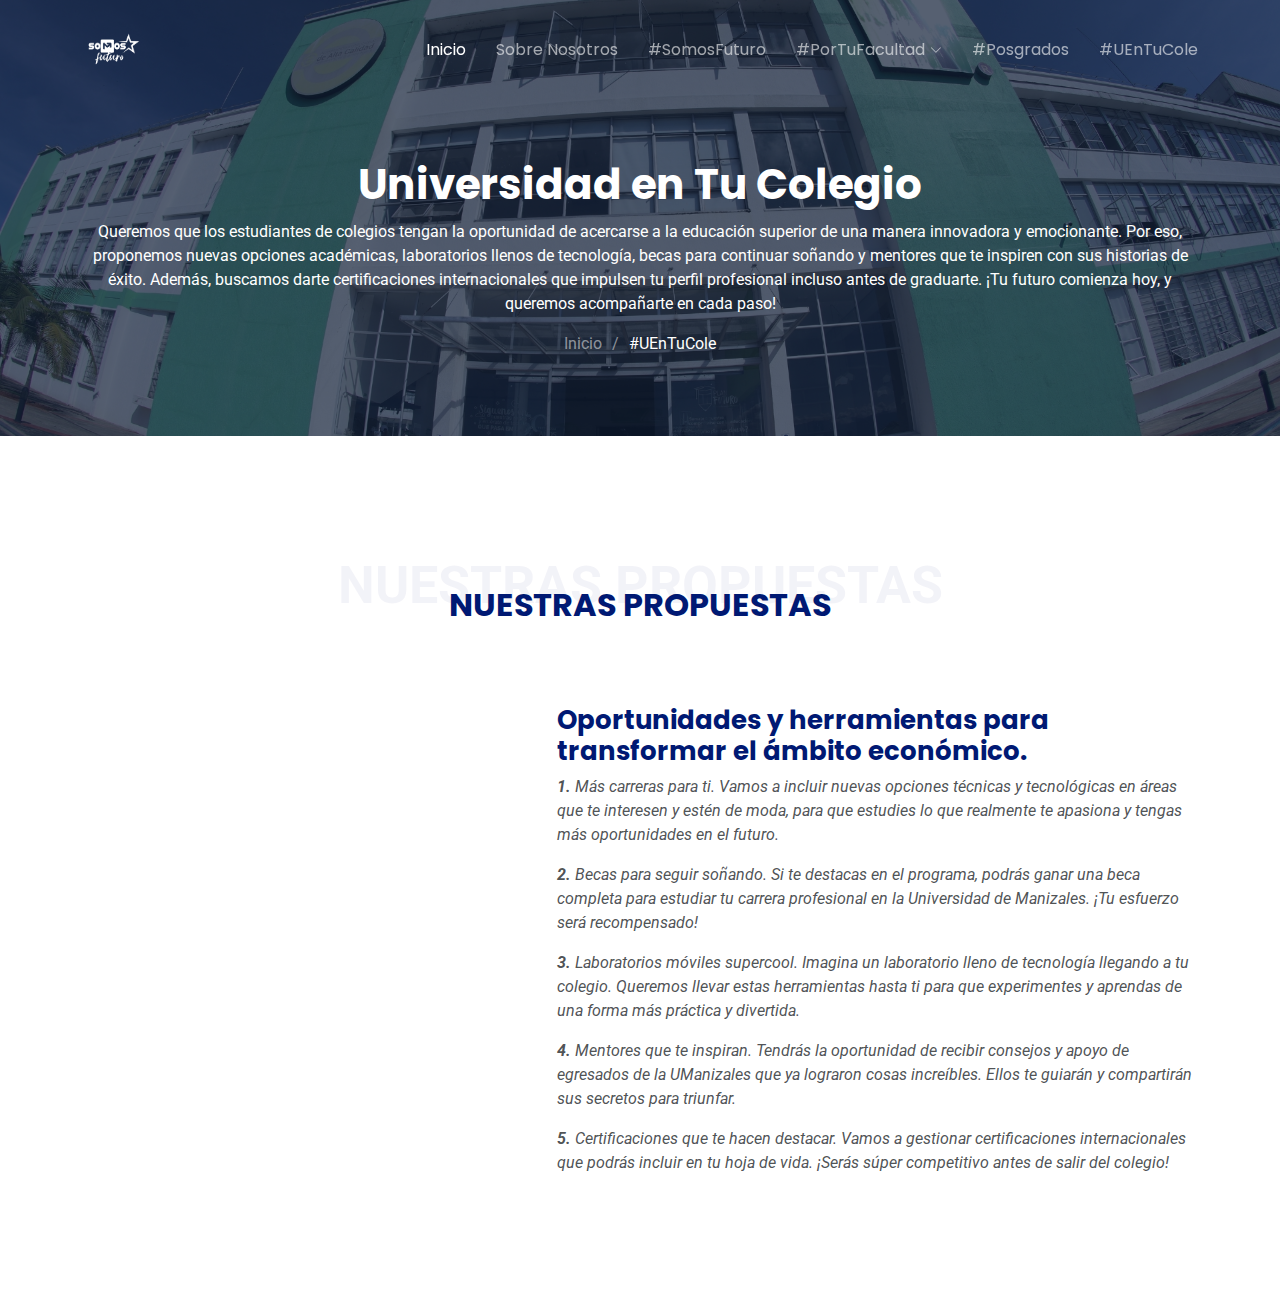
<file: colegio.html>
<!DOCTYPE html>
<html lang="en">

<head>
  <meta charset="utf-8">
  <meta content="width=device-width, initial-scale=1.0" name="viewport">
  <title>Candidatos Consejo Superior UM 2025</title>
  <meta name="description" content="Sitio Web Oficial de los candidatos al Consejo Superior de la Universidad de Manizales 2025">
  <meta name="keywords" content="Consejo Superior, Consejo, UManizales, Manizales, Universidad de Manizales, UM">

  <!-- Favicons -->
  <link href="assets/img/favicon.png" rel="icon">
  <link href="assets/img/apple-touch-icon.png" rel="apple-touch-icon">

  <!-- Fonts -->
  <link href="https://fonts.googleapis.com" rel="preconnect">
  <link href="https://fonts.gstatic.com" rel="preconnect" crossorigin>
  <link href="https://fonts.googleapis.com/css2?family=Roboto:ital,wght@0,100;0,300;0,400;0,500;0,700;0,900;1,100;1,300;1,400;1,500;1,700;1,900&family=Poppins:ital,wght@0,100;0,200;0,300;0,400;0,500;0,600;0,700;0,800;0,900;1,100;1,200;1,300;1,400;1,500;1,600;1,700;1,800;1,900&display=swap" rel="stylesheet">

  <!-- Vendor CSS Files -->
  <link href="assets/vendor/bootstrap/css/bootstrap.min.css" rel="stylesheet">
  <link href="assets/vendor/bootstrap-icons/bootstrap-icons.css" rel="stylesheet">
  <link href="assets/vendor/aos/aos.css" rel="stylesheet">
  <link href="assets/vendor/fontawesome-free/css/all.min.css" rel="stylesheet">
  <link href="assets/vendor/glightbox/css/glightbox.min.css" rel="stylesheet">
  <link href="assets/vendor/swiper/swiper-bundle.min.css" rel="stylesheet">

  <!-- Main CSS File -->
  <link href="assets/css/main.css" rel="stylesheet">

  <!-- =======================================================
  * Template Name: Logis
  * Template URL: https://bootstrapmade.com/logis-bootstrap-logistics-website-template/
  * Updated: Aug 07 2024 with Bootstrap v5.3.3
  * Author: BootstrapMade.com
  * License: https://bootstrapmade.com/license/
  ======================================================== -->
</head>

<body class="index-page">

  <header id="header" class="header d-flex align-items-center fixed-top">
    <div class="container-fluid container-xl position-relative d-flex align-items-center">

      <a href="index.html" class="logo d-flex align-items-center me-auto">
        <!-- Uncomment the line below if you also wish to use an image logo -->
        <!-- <img src="assets/img/logo.png" alt=""> -->
        <img src="assets/img/logo/png/SOMOS FUTURO Blanco.png" alt="">
      </a>

      <nav id="navmenu" class="navmenu">
        <ul>
          <li><a href="index.html" class="active">Inicio<br></a></li>
          <li><a href="index.html#features">Sobre Nosotros</a></li>
          <li><a href="somosfuturo.html">#SomosFuturo</a></li>
          <li class="dropdown"><a href="#"><span>#PorTuFacultad</span> <i class="bi bi-chevron-down toggle-dropdown"></i></a>
            <ul>
              <li><a href="ingenieria.html">Facultad Ciencias e Ingeniería</a></li>
              <li><a href="salud.html">Facultad Ciencias de la Salud</a></li>
              <li><a href="jurica.html">Facultad Ciencias Jurídicas</a></li>
              <li><a href="contables.html">Facultad Contables y Administrativas</a></li>
              <li><a href="humanas.html">Facultad Ciencias Humanas</a></li>
            </ul>
          </li>
          <li><a href="posgrados.html">#Posgrados</a></li>
          <li><a href="colegio.html">#UEnTuCole</a></li>
        </ul>
        <i class="mobile-nav-toggle d-xl-none bi bi-list"></i>
      </nav>
    </div>
  </header>

  <main class="main">

    <!-- Page Title -->
    <div class="page-title dark-background" data-aos="fade" style="background-image: url(assets/img/tucolegio.jpg);">
      <div class="container position-relative">
        <h1>Universidad en Tu Colegio</h1>
        <p>Queremos que los estudiantes de colegios tengan la oportunidad de acercarse a la educación superior de una manera innovadora y emocionante. Por eso, proponemos nuevas opciones académicas, laboratorios llenos de tecnología, becas para continuar soñando y mentores que te inspiren con sus historias de éxito. Además, buscamos darte certificaciones internacionales que impulsen tu perfil profesional incluso antes de graduarte. ¡Tu futuro comienza hoy, y queremos acompañarte en cada paso!</p>
        <nav class="breadcrumbs">
          <ol>
            <li><a href="index.html">Inicio</a></li>
            <li class="current">#UEnTuCole</li>
          </ol>
        </nav>
      </div>
    </div><!-- End Page Title -->

    <!-- Features Section -->
    <section id="features" class="features section">




    <!-- Features Section -->
    <section id="features" class="features section">

      <!-- Section Title -->
      <div class="container section-title" data-aos="fade-up">
        <span>Nuestras Propuestas</span>
        <h2>Nuestras Propuestas</h2>
      </div><!-- End Section Title -->

      <div class="container">

        <div class="row gy-4 align-items-center features-item">
          <div class="col-md-5 d-flex align-items-center" data-aos="zoom-out" data-aos-delay="100">
            <img src="assets/img/features-1.jpg" class="img-fluid" alt="">
          </div>
          <div class="col-md-7" data-aos="fade-up" data-aos-delay="100">
            <h3>Oportunidades y herramientas para transformar el ámbito económico.</h3>
            <ul>
              <p class="fst-italic">
                <strong>1.</strong> Más carreras para ti. Vamos a incluir nuevas opciones técnicas y tecnológicas en áreas que te interesen y estén de moda, para que estudies lo que realmente te apasiona y tengas más oportunidades en el futuro.                
              </p>
              <p class="fst-italic">
                <strong>2.</strong> Becas para seguir soñando. Si te destacas en el programa, podrás ganar una beca completa para estudiar tu carrera profesional en la Universidad de Manizales. ¡Tu esfuerzo será recompensado!                
              </p>
              <p class="fst-italic">
                <strong>3.</strong> Laboratorios móviles supercool. Imagina un laboratorio lleno de tecnología llegando a tu colegio. Queremos llevar estas herramientas hasta ti para que experimentes y aprendas de una forma más práctica y divertida.                
              </p>
              <p class="fst-italic">
                <strong>4.</strong> Mentores que te inspiran. Tendrás la oportunidad de recibir consejos y apoyo de egresados de la UManizales que ya lograron cosas increíbles. Ellos te guiarán y compartirán sus secretos para triunfar.                
              </p>
              <p class="fst-italic">
                <strong>5.</strong> Certificaciones que te hacen destacar. Vamos a gestionar certificaciones internacionales que podrás incluir en tu hoja de vida. ¡Serás súper competitivo antes de salir del colegio!
              </p>
            </ul>
          </div>
        </div><!-- Features Item -->  

  <!-- Scroll Top -->
  <a href="#" id="scroll-top" class="scroll-top d-flex align-items-center justify-content-center"><i class="bi bi-arrow-up-short"></i></a>

  <!-- Preloader -->
  <div id="preloader"></div>

  <!-- Vendor JS Files -->
  <script src="assets/vendor/bootstrap/js/bootstrap.bundle.min.js"></script>
  <script src="assets/vendor/php-email-form/validate.js"></script>
  <script src="assets/vendor/aos/aos.js"></script>
  <script src="assets/vendor/purecounter/purecounter_vanilla.js"></script>
  <script src="assets/vendor/glightbox/js/glightbox.min.js"></script>
  <script src="assets/vendor/swiper/swiper-bundle.min.js"></script>

  <!-- Main JS File -->
  <script src="assets/js/main.js"></script>

</body>

</html>
</file>
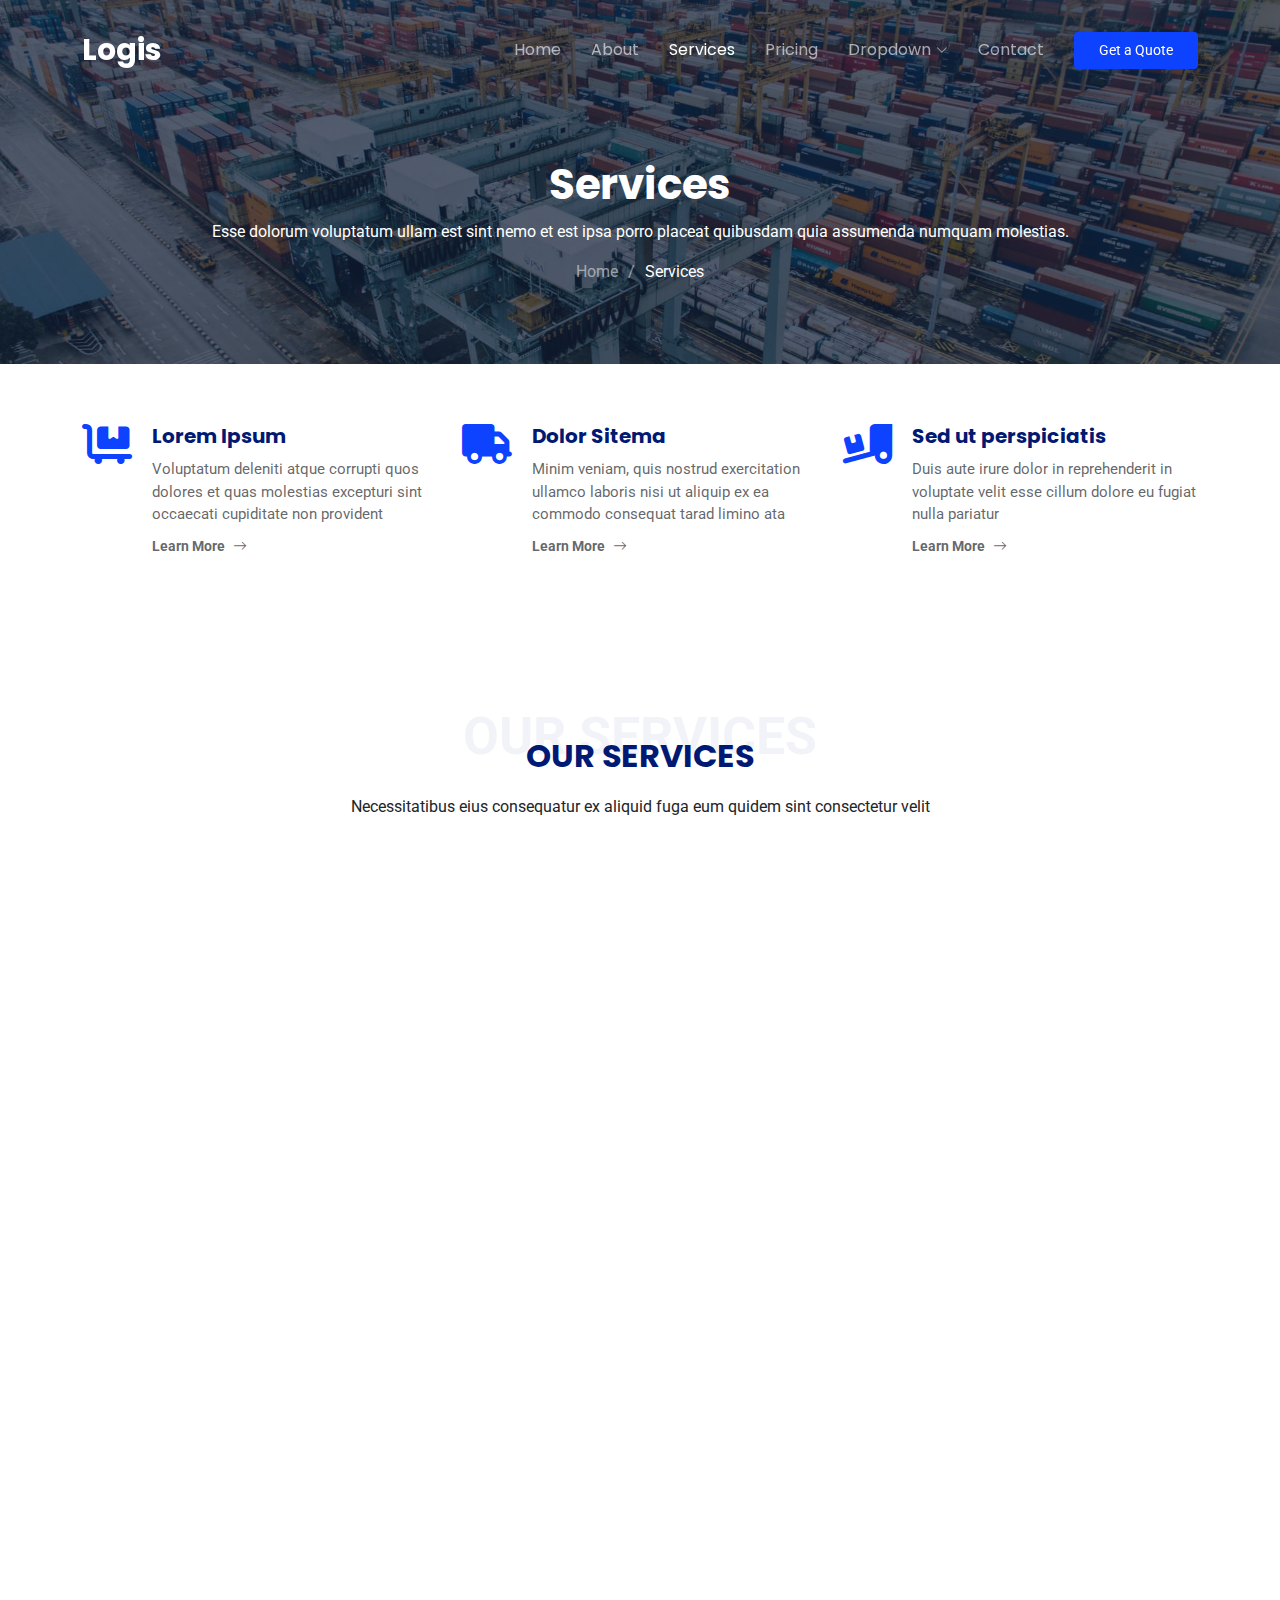
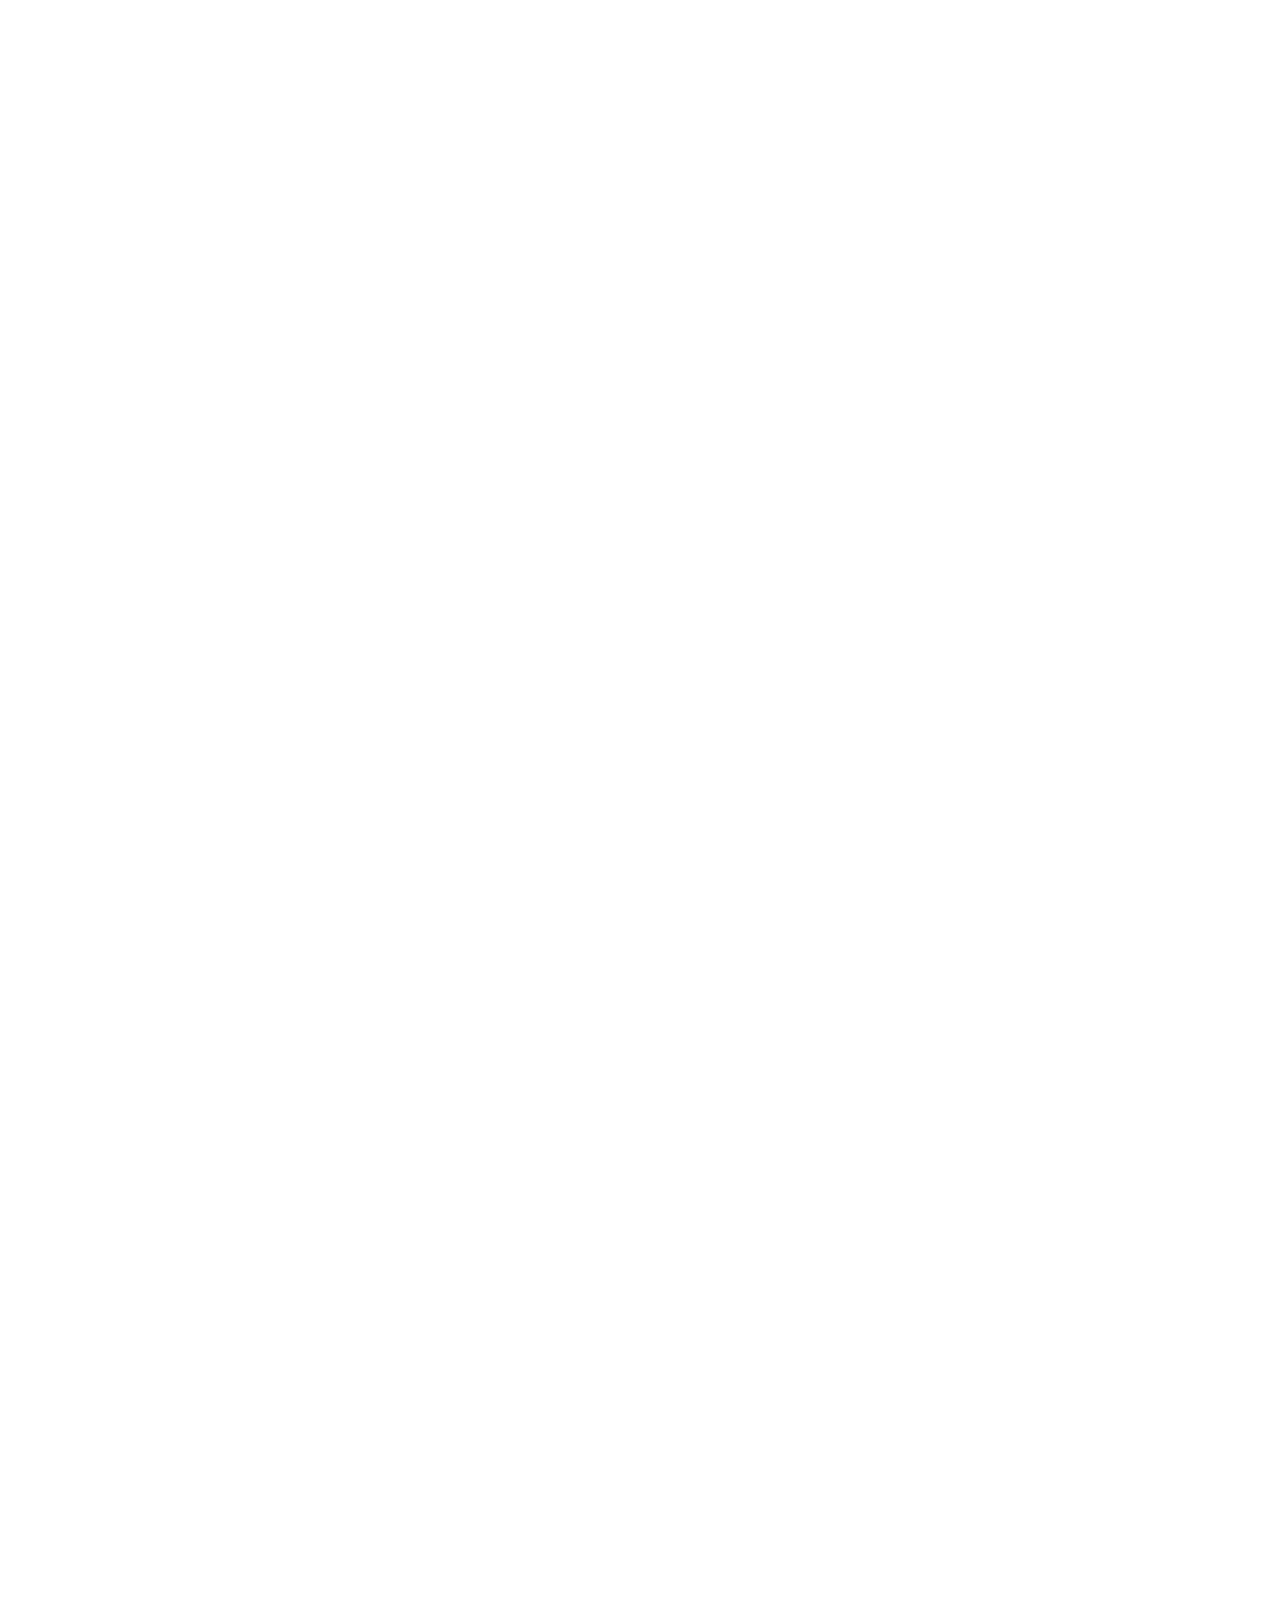
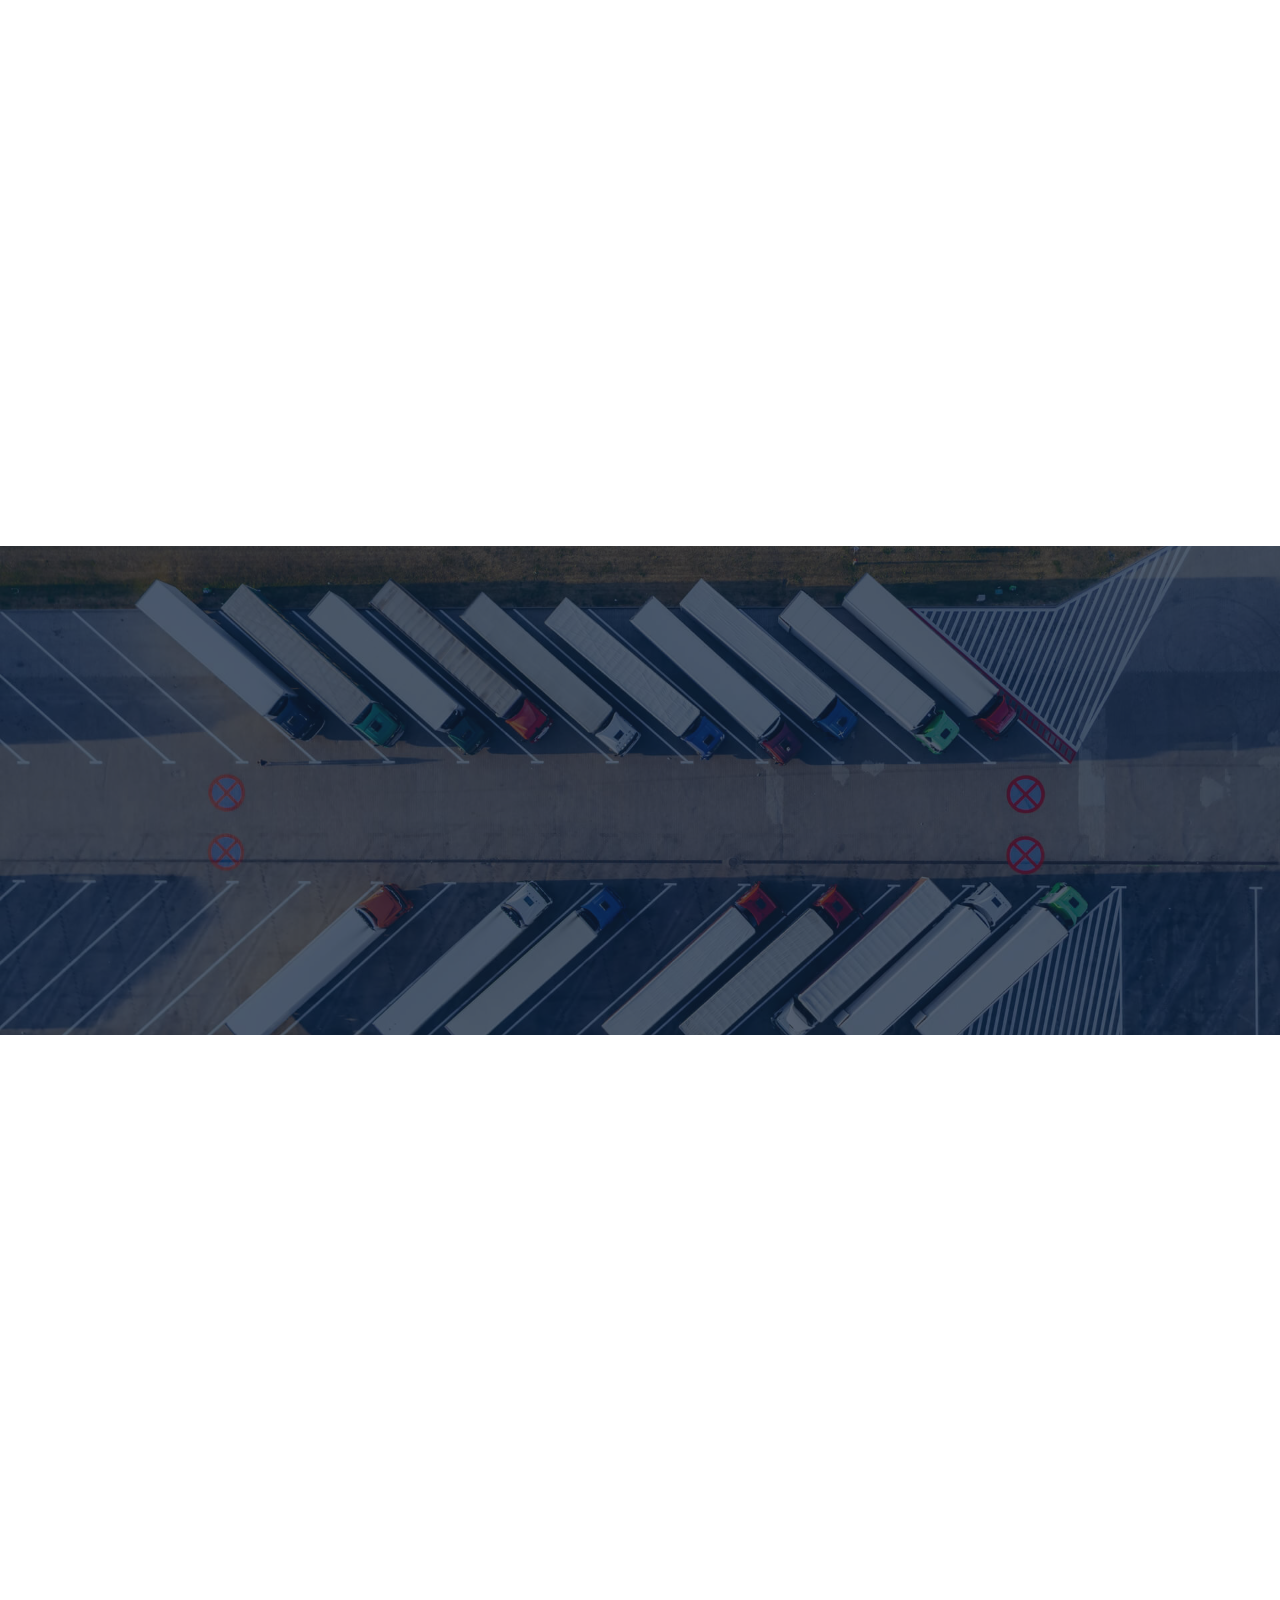
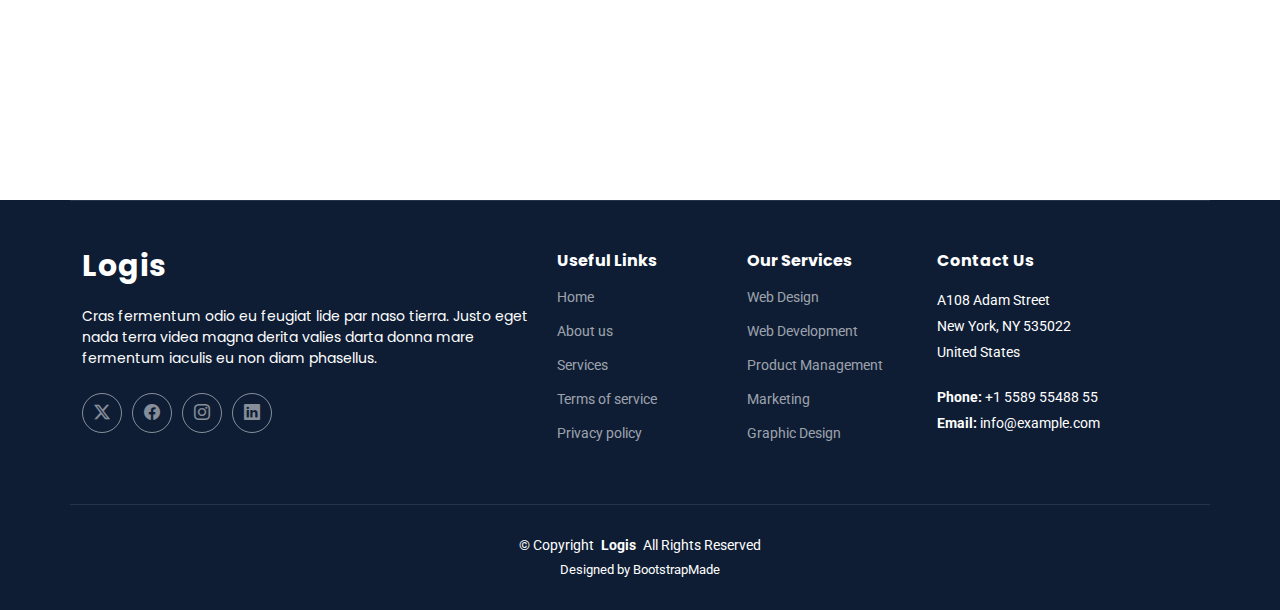
<file: contables.html>
<!DOCTYPE html>
<html lang="en">

<head>
  <meta charset="utf-8">
  <meta content="width=device-width, initial-scale=1.0" name="viewport">
  <title>Services - Logis Bootstrap Template</title>
  <meta name="description" content="">
  <meta name="keywords" content="">

  <!-- Favicons -->
  <link href="assets/img/favicon.png" rel="icon">
  <link href="assets/img/apple-touch-icon.png" rel="apple-touch-icon">

  <!-- Fonts -->
  <link href="https://fonts.googleapis.com" rel="preconnect">
  <link href="https://fonts.gstatic.com" rel="preconnect" crossorigin>
  <link href="https://fonts.googleapis.com/css2?family=Roboto:ital,wght@0,100;0,300;0,400;0,500;0,700;0,900;1,100;1,300;1,400;1,500;1,700;1,900&family=Poppins:ital,wght@0,100;0,200;0,300;0,400;0,500;0,600;0,700;0,800;0,900;1,100;1,200;1,300;1,400;1,500;1,600;1,700;1,800;1,900&display=swap" rel="stylesheet">

  <!-- Vendor CSS Files -->
  <link href="assets/vendor/bootstrap/css/bootstrap.min.css" rel="stylesheet">
  <link href="assets/vendor/bootstrap-icons/bootstrap-icons.css" rel="stylesheet">
  <link href="assets/vendor/aos/aos.css" rel="stylesheet">
  <link href="assets/vendor/fontawesome-free/css/all.min.css" rel="stylesheet">
  <link href="assets/vendor/glightbox/css/glightbox.min.css" rel="stylesheet">
  <link href="assets/vendor/swiper/swiper-bundle.min.css" rel="stylesheet">

  <!-- Main CSS File -->
  <link href="assets/css/main.css" rel="stylesheet">

  <!-- =======================================================
  * Template Name: Logis
  * Template URL: https://bootstrapmade.com/logis-bootstrap-logistics-website-template/
  * Updated: Aug 07 2024 with Bootstrap v5.3.3
  * Author: BootstrapMade.com
  * License: https://bootstrapmade.com/license/
  ======================================================== -->
</head>

<body class="services-page">

  <header id="header" class="header d-flex align-items-center fixed-top">
    <div class="container-fluid container-xl position-relative d-flex align-items-center">

      <a href="index.html" class="logo d-flex align-items-center me-auto">
        <!-- Uncomment the line below if you also wish to use an image logo -->
        <!-- <img src="assets/img/logo.png" alt=""> -->
        <h1 class="sitename">Logis</h1>
      </a>

      <nav id="navmenu" class="navmenu">
        <ul>
          <li><a href="index.html">Home<br></a></li>
          <li><a href="about.html">About</a></li>
          <li><a href="services.html" class="active">Services</a></li>
          <li><a href="pricing.html">Pricing</a></li>
          <li class="dropdown"><a href="#"><span>Dropdown</span> <i class="bi bi-chevron-down toggle-dropdown"></i></a>
            <ul>
              <li><a href="#">Dropdown 1</a></li>
              <li class="dropdown"><a href="#"><span>Deep Dropdown</span> <i class="bi bi-chevron-down toggle-dropdown"></i></a>
                <ul>
                  <li><a href="#">Deep Dropdown 1</a></li>
                  <li><a href="#">Deep Dropdown 2</a></li>
                  <li><a href="#">Deep Dropdown 3</a></li>
                  <li><a href="#">Deep Dropdown 4</a></li>
                  <li><a href="#">Deep Dropdown 5</a></li>
                </ul>
              </li>
              <li><a href="#">Dropdown 2</a></li>
              <li><a href="#">Dropdown 3</a></li>
              <li><a href="#">Dropdown 4</a></li>
            </ul>
          </li>
          <li><a href="contact.html">Contact</a></li>
        </ul>
        <i class="mobile-nav-toggle d-xl-none bi bi-list"></i>
      </nav>

      <a class="btn-getstarted" href="get-a-quote.html">Get a Quote</a>

    </div>
  </header>

  <main class="main">

    <!-- Page Title -->
    <div class="page-title dark-background" data-aos="fade" style="background-image: url(assets/img/page-title-bg.jpg);">
      <div class="container position-relative">
        <h1>Services</h1>
        <p>Esse dolorum voluptatum ullam est sint nemo et est ipsa porro placeat quibusdam quia assumenda numquam molestias.</p>
        <nav class="breadcrumbs">
          <ol>
            <li><a href="index.html">Home</a></li>
            <li class="current">Services</li>
          </ol>
        </nav>
      </div>
    </div><!-- End Page Title -->

    <!-- Featured Services Section -->
    <section id="featured-services" class="featured-services section">

      <div class="container">

        <div class="row gy-4">

          <div class="col-lg-4 col-md-6 service-item d-flex" data-aos="fade-up" data-aos-delay="100">
            <div class="icon flex-shrink-0"><i class="fa-solid fa-cart-flatbed"></i></div>
            <div>
              <h4 class="title">Lorem Ipsum</h4>
              <p class="description">Voluptatum deleniti atque corrupti quos dolores et quas molestias excepturi sint occaecati cupiditate non provident</p>
              <a href="#" class="readmore stretched-link"><span>Learn More</span><i class="bi bi-arrow-right"></i></a>
            </div>
          </div>
          <!-- End Service Item -->

          <div class="col-lg-4 col-md-6 service-item d-flex" data-aos="fade-up" data-aos-delay="200">
            <div class="icon flex-shrink-0"><i class="fa-solid fa-truck"></i></div>
            <div>
              <h4 class="title">Dolor Sitema</h4>
              <p class="description">Minim veniam, quis nostrud exercitation ullamco laboris nisi ut aliquip ex ea commodo consequat tarad limino ata</p>
              <a href="#" class="readmore stretched-link"><span>Learn More</span><i class="bi bi-arrow-right"></i></a>
            </div>
          </div><!-- End Service Item -->

          <div class="col-lg-4 col-md-6 service-item d-flex" data-aos="fade-up" data-aos-delay="300">
            <div class="icon flex-shrink-0"><i class="fa-solid fa-truck-ramp-box"></i></div>
            <div>
              <h4 class="title">Sed ut perspiciatis</h4>
              <p class="description">Duis aute irure dolor in reprehenderit in voluptate velit esse cillum dolore eu fugiat nulla pariatur</p>
              <a href="#" class="readmore stretched-link"><span>Learn More</span><i class="bi bi-arrow-right"></i></a>
            </div>
          </div><!-- End Service Item -->

        </div>

      </div>

    </section><!-- /Featured Services Section -->

    <!-- Services Section -->
    <section id="services" class="services section">

      <!-- Section Title -->
      <div class="container section-title" data-aos="fade-up">
        <span>Our Services<br></span>
        <h2>Our ServiceS</h2>
        <p>Necessitatibus eius consequatur ex aliquid fuga eum quidem sint consectetur velit</p>
      </div><!-- End Section Title -->

      <div class="container">

        <div class="row gy-4">

          <div class="col-lg-4 col-md-6" data-aos="fade-up" data-aos-delay="100">
            <div class="card">
              <div class="card-img">
                <img src="assets/img/service-1.jpg" alt="" class="img-fluid">
              </div>
              <h3>Storage</h3>
              <p>Cumque eos in qui numquam. Aut aspernatur perferendis sed atque quia voluptas quisquam repellendus temporibus itaqueofficiis odit</p>
            </div>
          </div><!-- End Card Item -->

          <div class="col-lg-4 col-md-6" data-aos="fade-up" data-aos-delay="200">
            <div class="card">
              <div class="card-img">
                <img src="assets/img/service-2.jpg" alt="" class="img-fluid">
              </div>
              <h3><a href="#" class="stretched-link">Logistics</a></h3>
              <p>Asperiores provident dolor accusamus pariatur dolore nam id audantium ut et iure incidunt molestiae dolor ipsam ducimus occaecati nisi</p>
            </div>
          </div><!-- End Card Item -->

          <div class="col-lg-4 col-md-6" data-aos="fade-up" data-aos-delay="300">
            <div class="card">
              <div class="card-img">
                <img src="assets/img/service-3.jpg" alt="" class="img-fluid">
              </div>
              <h3><a href="#" class="stretched-link">Cargo</a></h3>
              <p>Dicta quam similique quia architecto eos nisi aut ratione aut ipsum reiciendis sit doloremque oluptatem aut et molestiae ut et nihil</p>
            </div>
          </div><!-- End Card Item -->

          <div class="col-lg-4 col-md-6" data-aos="fade-up" data-aos-delay="400">
            <div class="card">
              <div class="card-img">
                <img src="assets/img/service-4.jpg" alt="" class="img-fluid">
              </div>
              <h3><a href="#" class="stretched-link">Trucking</a></h3>
              <p>Dicta quam similique quia architecto eos nisi aut ratione aut ipsum reiciendis sit doloremque oluptatem aut et molestiae ut et nihil</p>
            </div>
          </div><!-- End Card Item -->

          <div class="col-lg-4 col-md-6" data-aos="fade-up" data-aos-delay="500">
            <div class="card">
              <div class="card-img">
                <img src="assets/img/service-5.jpg" alt="" class="img-fluid">
              </div>
              <h3>Packaging</h3>
              <p>Illo consequuntur quisquam delectus praesentium modi dignissimos facere vel cum onsequuntur maiores beatae consequatur magni voluptates</p>
            </div>
          </div><!-- End Card Item -->

          <div class="col-lg-4 col-md-6" data-aos="fade-up" data-aos-delay="600">
            <div class="card">
              <div class="card-img">
                <img src="assets/img/service-6.jpg" alt="" class="img-fluid">
              </div>
              <h3><a href="#" class="stretched-link">Warehousing</a></h3>
              <p>Quas assumenda non occaecati molestiae. In aut earum sed natus eatae in vero. Ab modi quisquam aut nostrum unde et qui est non quo nulla</p>
            </div>
          </div><!-- End Card Item -->

        </div>

      </div>

    </section><!-- /Services Section -->

    <!-- Features Section -->
    <section id="features" class="features section">

      <!-- Section Title -->
      <div class="container section-title" data-aos="fade-up">
        <span>Features</span>
        <h2>Features</h2>
        <p>Necessitatibus eius consequatur ex aliquid fuga eum quidem sint consectetur velit</p>
      </div><!-- End Section Title -->

      <div class="container">

        <div class="row gy-4 align-items-center features-item">
          <div class="col-md-5 d-flex align-items-center" data-aos="zoom-out" data-aos-delay="100">
            <img src="assets/img/features-1.jpg" class="img-fluid" alt="">
          </div>
          <div class="col-md-7" data-aos="fade-up" data-aos-delay="100">
            <h3>Voluptatem dignissimos provident quasi corporis voluptates sit assumenda.</h3>
            <p class="fst-italic">
              Lorem ipsum dolor sit amet, consectetur adipiscing elit, sed do eiusmod tempor incididunt ut labore et dolore
              magna aliqua.
            </p>
            <ul>
              <li><i class="bi bi-check"></i><span> Ullamco laboris nisi ut aliquip ex ea commodo consequat.</span></li>
              <li><i class="bi bi-check"></i> <span>Duis aute irure dolor in reprehenderit in voluptate velit.</span></li>
              <li><i class="bi bi-check"></i> <span>Ullam est qui quos consequatur eos accusamus.</span></li>
            </ul>
          </div>
        </div><!-- Features Item -->

        <div class="row gy-4 align-items-center features-item">
          <div class="col-md-5 order-1 order-md-2 d-flex align-items-center" data-aos="zoom-out" data-aos-delay="200">
            <img src="assets/img/features-2.jpg" class="img-fluid" alt="">
          </div>
          <div class="col-md-7 order-2 order-md-1" data-aos="fade-up" data-aos-delay="200">
            <h3>Corporis temporibus maiores provident</h3>
            <p class="fst-italic">
              Lorem ipsum dolor sit amet, consectetur adipiscing elit, sed do eiusmod tempor incididunt ut labore et dolore
              magna aliqua.
            </p>
            <p>
              Ullamco laboris nisi ut aliquip ex ea commodo consequat. Duis aute irure dolor in reprehenderit in voluptate
              velit esse cillum dolore eu fugiat nulla pariatur. Excepteur sint occaecat cupidatat non proident, sunt in
              culpa qui officia deserunt mollit anim id est laborum
            </p>
          </div>
        </div><!-- Features Item -->

        <div class="row gy-4 align-items-center features-item">
          <div class="col-md-5 d-flex align-items-center" data-aos="zoom-out">
            <img src="assets/img/features-3.jpg" class="img-fluid" alt="">
          </div>
          <div class="col-md-7" data-aos="fade-up">
            <h3>Sunt consequatur ad ut est nulla consectetur reiciendis animi voluptas</h3>
            <p>Cupiditate placeat cupiditate placeat est ipsam culpa. Delectus quia minima quod. Sunt saepe odit aut quia voluptatem hic voluptas dolor doloremque.</p>
            <ul>
              <li><i class="bi bi-check"></i> <span>Ullamco laboris nisi ut aliquip ex ea commodo consequat.</span></li>
              <li><i class="bi bi-check"></i><span> Duis aute irure dolor in reprehenderit in voluptate velit.</span></li>
              <li><i class="bi bi-check"></i> <span>Facilis ut et voluptatem aperiam. Autem soluta ad fugiat</span>.</li>
            </ul>
          </div>
        </div><!-- Features Item -->

        <div class="row gy-4 align-items-center features-item">
          <div class="col-md-5 order-1 order-md-2 d-flex align-items-center" data-aos="zoom-out">
            <img src="assets/img/features-4.jpg" class="img-fluid" alt="">
          </div>
          <div class="col-md-7 order-2 order-md-1" data-aos="fade-up">
            <h3>Quas et necessitatibus eaque impedit ipsum animi consequatur incidunt in</h3>
            <p class="fst-italic">
              Lorem ipsum dolor sit amet, consectetur adipiscing elit, sed do eiusmod tempor incididunt ut labore et dolore
              magna aliqua.
            </p>
            <p>
              Ullamco laboris nisi ut aliquip ex ea commodo consequat. Duis aute irure dolor in reprehenderit in voluptate
              velit esse cillum dolore eu fugiat nulla pariatur. Excepteur sint occaecat cupidatat non proident, sunt in
              culpa qui officia deserunt mollit anim id est laborum
            </p>
          </div>
        </div><!-- Features Item -->

      </div>

    </section><!-- /Features Section -->

    <!-- Testimonials Section -->
    <section id="testimonials" class="testimonials section dark-background">

      <img src="assets/img/testimonials-bg.jpg" class="testimonials-bg" alt="">

      <div class="container" data-aos="fade-up" data-aos-delay="100">

        <div class="swiper init-swiper">
          <script type="application/json" class="swiper-config">
            {
              "loop": true,
              "speed": 600,
              "autoplay": {
                "delay": 5000
              },
              "slidesPerView": "auto",
              "pagination": {
                "el": ".swiper-pagination",
                "type": "bullets",
                "clickable": true
              }
            }
          </script>
          <div class="swiper-wrapper">

            <div class="swiper-slide">
              <div class="testimonial-item">
                <img src="assets/img/testimonials/testimonials-1.jpg" class="testimonial-img" alt="">
                <h3>Saul Goodman</h3>
                <h4>Ceo &amp; Founder</h4>
                <div class="stars">
                  <i class="bi bi-star-fill"></i><i class="bi bi-star-fill"></i><i class="bi bi-star-fill"></i><i class="bi bi-star-fill"></i><i class="bi bi-star-fill"></i>
                </div>
                <p>
                  <i class="bi bi-quote quote-icon-left"></i>
                  <span>Proin iaculis purus consequat sem cure digni ssim donec porttitora entum suscipit rhoncus. Accusantium quam, ultricies eget id, aliquam eget nibh et. Maecen aliquam, risus at semper.</span>
                  <i class="bi bi-quote quote-icon-right"></i>
                </p>
              </div>
            </div><!-- End testimonial item -->

            <div class="swiper-slide">
              <div class="testimonial-item">
                <img src="assets/img/testimonials/testimonials-2.jpg" class="testimonial-img" alt="">
                <h3>Sara Wilsson</h3>
                <h4>Designer</h4>
                <div class="stars">
                  <i class="bi bi-star-fill"></i><i class="bi bi-star-fill"></i><i class="bi bi-star-fill"></i><i class="bi bi-star-fill"></i><i class="bi bi-star-fill"></i>
                </div>
                <p>
                  <i class="bi bi-quote quote-icon-left"></i>
                  <span>Export tempor illum tamen malis malis eram quae irure esse labore quem cillum quid cillum eram malis quorum velit fore eram velit sunt aliqua noster fugiat irure amet legam anim culpa.</span>
                  <i class="bi bi-quote quote-icon-right"></i>
                </p>
              </div>
            </div><!-- End testimonial item -->

            <div class="swiper-slide">
              <div class="testimonial-item">
                <img src="assets/img/testimonials/testimonials-3.jpg" class="testimonial-img" alt="">
                <h3>Jena Karlis</h3>
                <h4>Store Owner</h4>
                <div class="stars">
                  <i class="bi bi-star-fill"></i><i class="bi bi-star-fill"></i><i class="bi bi-star-fill"></i><i class="bi bi-star-fill"></i><i class="bi bi-star-fill"></i>
                </div>
                <p>
                  <i class="bi bi-quote quote-icon-left"></i>
                  <span>Enim nisi quem export duis labore cillum quae magna enim sint quorum nulla quem veniam duis minim tempor labore quem eram duis noster aute amet eram fore quis sint minim.</span>
                  <i class="bi bi-quote quote-icon-right"></i>
                </p>
              </div>
            </div><!-- End testimonial item -->

            <div class="swiper-slide">
              <div class="testimonial-item">
                <img src="assets/img/testimonials/testimonials-4.jpg" class="testimonial-img" alt="">
                <h3>Matt Brandon</h3>
                <h4>Freelancer</h4>
                <div class="stars">
                  <i class="bi bi-star-fill"></i><i class="bi bi-star-fill"></i><i class="bi bi-star-fill"></i><i class="bi bi-star-fill"></i><i class="bi bi-star-fill"></i>
                </div>
                <p>
                  <i class="bi bi-quote quote-icon-left"></i>
                  <span>Fugiat enim eram quae cillum dolore dolor amet nulla culpa multos export minim fugiat minim velit minim dolor enim duis veniam ipsum anim magna sunt elit fore quem dolore labore illum veniam.</span>
                  <i class="bi bi-quote quote-icon-right"></i>
                </p>
              </div>
            </div><!-- End testimonial item -->

            <div class="swiper-slide">
              <div class="testimonial-item">
                <img src="assets/img/testimonials/testimonials-5.jpg" class="testimonial-img" alt="">
                <h3>John Larson</h3>
                <h4>Entrepreneur</h4>
                <div class="stars">
                  <i class="bi bi-star-fill"></i><i class="bi bi-star-fill"></i><i class="bi bi-star-fill"></i><i class="bi bi-star-fill"></i><i class="bi bi-star-fill"></i>
                </div>
                <p>
                  <i class="bi bi-quote quote-icon-left"></i>
                  <span>Quis quorum aliqua sint quem legam fore sunt eram irure aliqua veniam tempor noster veniam enim culpa labore duis sunt culpa nulla illum cillum fugiat legam esse veniam culpa fore nisi cillum quid.</span>
                  <i class="bi bi-quote quote-icon-right"></i>
                </p>
              </div>
            </div><!-- End testimonial item -->

          </div>
          <div class="swiper-pagination"></div>
        </div>

      </div>

    </section><!-- /Testimonials Section -->

    <!-- Faq Section -->
    <section id="faq" class="faq section">

      <!-- Section Title -->
      <div class="container section-title" data-aos="fade-up">
        <span>Frequently Asked Questions</span>
        <h2>Frequently Asked Questions</h2>
        <p>Necessitatibus eius consequatur ex aliquid fuga eum quidem sint consectetur velit</p>
      </div><!-- End Section Title -->

      <div class="container">

        <div class="row justify-content-center">

          <div class="col-lg-10">

            <div class="faq-container">

              <div class="faq-item faq-active" data-aos="fade-up" data-aos-delay="200">
                <i class="faq-icon bi bi-question-circle"></i>
                <h3>Non consectetur a erat nam at lectus urna duis?</h3>
                <div class="faq-content">
                  <p>Feugiat pretium nibh ipsum consequat. Tempus iaculis urna id volutpat lacus laoreet non curabitur gravida. Venenatis lectus magna fringilla urna porttitor rhoncus dolor purus non.</p>
                </div>
                <i class="faq-toggle bi bi-chevron-right"></i>
              </div><!-- End Faq item-->

              <div class="faq-item" data-aos="fade-up" data-aos-delay="300">
                <i class="faq-icon bi bi-question-circle"></i>
                <h3>Feugiat scelerisque varius morbi enim nunc faucibus a pellentesque?</h3>
                <div class="faq-content">
                  <p>Dolor sit amet consectetur adipiscing elit pellentesque habitant morbi. Id interdum velit laoreet id donec ultrices. Fringilla phasellus faucibus scelerisque eleifend donec pretium. Est pellentesque elit ullamcorper dignissim. Mauris ultrices eros in cursus turpis massa tincidunt dui.</p>
                </div>
                <i class="faq-toggle bi bi-chevron-right"></i>
              </div><!-- End Faq item-->

              <div class="faq-item" data-aos="fade-up" data-aos-delay="400">
                <i class="faq-icon bi bi-question-circle"></i>
                <h3>Dolor sit amet consectetur adipiscing elit pellentesque?</h3>
                <div class="faq-content">
                  <p>Eleifend mi in nulla posuere sollicitudin aliquam ultrices sagittis orci. Faucibus pulvinar elementum integer enim. Sem nulla pharetra diam sit amet nisl suscipit. Rutrum tellus pellentesque eu tincidunt. Lectus urna duis convallis convallis tellus. Urna molestie at elementum eu facilisis sed odio morbi quis</p>
                </div>
                <i class="faq-toggle bi bi-chevron-right"></i>
              </div><!-- End Faq item-->

              <div class="faq-item" data-aos="fade-up" data-aos-delay="500">
                <i class="faq-icon bi bi-question-circle"></i>
                <h3>Ac odio tempor orci dapibus. Aliquam eleifend mi in nulla?</h3>
                <div class="faq-content">
                  <p>Dolor sit amet consectetur adipiscing elit pellentesque habitant morbi. Id interdum velit laoreet id donec ultrices. Fringilla phasellus faucibus scelerisque eleifend donec pretium. Est pellentesque elit ullamcorper dignissim. Mauris ultrices eros in cursus turpis massa tincidunt dui.</p>
                </div>
                <i class="faq-toggle bi bi-chevron-right"></i>
              </div><!-- End Faq item-->

              <div class="faq-item" data-aos="fade-up" data-aos-delay="600">
                <i class="faq-icon bi bi-question-circle"></i>
                <h3>Tempus quam pellentesque nec nam aliquam sem et tortor consequat?</h3>
                <div class="faq-content">
                  <p>Molestie a iaculis at erat pellentesque adipiscing commodo. Dignissim suspendisse in est ante in. Nunc vel risus commodo viverra maecenas accumsan. Sit amet nisl suscipit adipiscing bibendum est. Purus gravida quis blandit turpis cursus in</p>
                </div>
                <i class="faq-toggle bi bi-chevron-right"></i>
              </div><!-- End Faq item-->

            </div>

          </div>

        </div>

      </div>

    </section><!-- /Faq Section -->

  </main>

  <footer id="footer" class="footer dark-background">

    <div class="container footer-top">
      <div class="row gy-4">
        <div class="col-lg-5 col-md-12 footer-about">
          <a href="index.html" class="logo d-flex align-items-center">
            <span class="sitename">Logis</span>
          </a>
          <p>Cras fermentum odio eu feugiat lide par naso tierra. Justo eget nada terra videa magna derita valies darta donna mare fermentum iaculis eu non diam phasellus.</p>
          <div class="social-links d-flex mt-4">
            <a href=""><i class="bi bi-twitter-x"></i></a>
            <a href=""><i class="bi bi-facebook"></i></a>
            <a href=""><i class="bi bi-instagram"></i></a>
            <a href=""><i class="bi bi-linkedin"></i></a>
          </div>
        </div>

        <div class="col-lg-2 col-6 footer-links">
          <h4>Useful Links</h4>
          <ul>
            <li><a href="#">Home</a></li>
            <li><a href="#">About us</a></li>
            <li><a href="#">Services</a></li>
            <li><a href="#">Terms of service</a></li>
            <li><a href="#">Privacy policy</a></li>
          </ul>
        </div>

        <div class="col-lg-2 col-6 footer-links">
          <h4>Our Services</h4>
          <ul>
            <li><a href="#">Web Design</a></li>
            <li><a href="#">Web Development</a></li>
            <li><a href="#">Product Management</a></li>
            <li><a href="#">Marketing</a></li>
            <li><a href="#">Graphic Design</a></li>
          </ul>
        </div>

        <div class="col-lg-3 col-md-12 footer-contact text-center text-md-start">
          <h4>Contact Us</h4>
          <p>A108 Adam Street</p>
          <p>New York, NY 535022</p>
          <p>United States</p>
          <p class="mt-4"><strong>Phone:</strong> <span>+1 5589 55488 55</span></p>
          <p><strong>Email:</strong> <span>info@example.com</span></p>
        </div>

      </div>
    </div>

    <div class="container copyright text-center mt-4">
      <p>© <span>Copyright</span> <strong class="px-1 sitename">Logis</strong> <span>All Rights Reserved</span></p>
      <div class="credits">
        <!-- All the links in the footer should remain intact. -->
        <!-- You can delete the links only if you've purchased the pro version. -->
        <!-- Licensing information: https://bootstrapmade.com/license/ -->
        <!-- Purchase the pro version with working PHP/AJAX contact form: [buy-url] -->
        Designed by <a href="https://bootstrapmade.com/">BootstrapMade</a>
      </div>
    </div>

  </footer>

  <!-- Scroll Top -->
  <a href="#" id="scroll-top" class="scroll-top d-flex align-items-center justify-content-center"><i class="bi bi-arrow-up-short"></i></a>

  <!-- Preloader -->
  <div id="preloader"></div>

  <!-- Vendor JS Files -->
  <script src="assets/vendor/bootstrap/js/bootstrap.bundle.min.js"></script>
  <script src="assets/vendor/php-email-form/validate.js"></script>
  <script src="assets/vendor/aos/aos.js"></script>
  <script src="assets/vendor/purecounter/purecounter_vanilla.js"></script>
  <script src="assets/vendor/glightbox/js/glightbox.min.js"></script>
  <script src="assets/vendor/swiper/swiper-bundle.min.js"></script>

  <!-- Main JS File -->
  <script src="assets/js/main.js"></script>

</body>

</html>
</file>
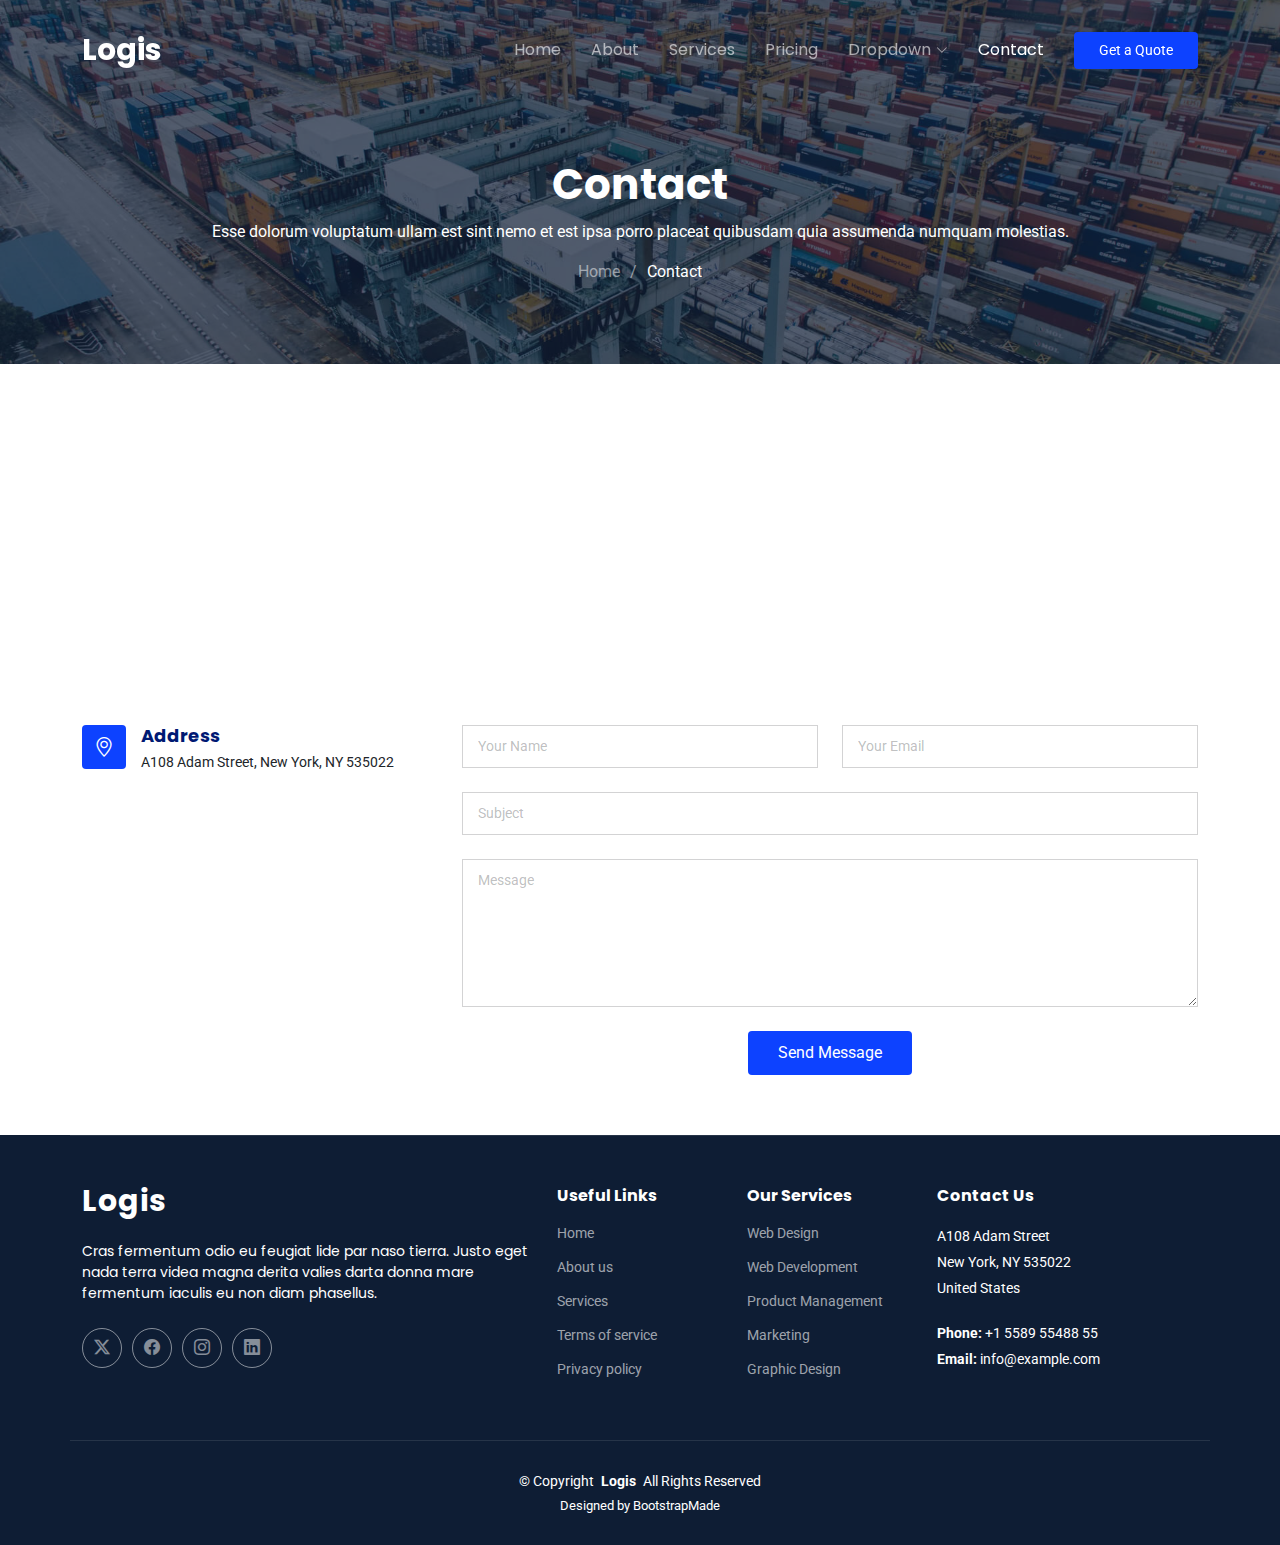
<file: contact.html>
<!DOCTYPE html>
<html lang="en">

<head>
  <meta charset="utf-8">
  <meta content="width=device-width, initial-scale=1.0" name="viewport">
  <title>Contact - Logis Bootstrap Template</title>
  <meta name="description" content="">
  <meta name="keywords" content="">

  <!-- Favicons -->
  <link href="assets/img/favicon.png" rel="icon">
  <link href="assets/img/apple-touch-icon.png" rel="apple-touch-icon">

  <!-- Fonts -->
  <link href="https://fonts.googleapis.com" rel="preconnect">
  <link href="https://fonts.gstatic.com" rel="preconnect" crossorigin>
  <link href="https://fonts.googleapis.com/css2?family=Roboto:ital,wght@0,100;0,300;0,400;0,500;0,700;0,900;1,100;1,300;1,400;1,500;1,700;1,900&family=Poppins:ital,wght@0,100;0,200;0,300;0,400;0,500;0,600;0,700;0,800;0,900;1,100;1,200;1,300;1,400;1,500;1,600;1,700;1,800;1,900&display=swap" rel="stylesheet">

  <!-- Vendor CSS Files -->
  <link href="assets/vendor/bootstrap/css/bootstrap.min.css" rel="stylesheet">
  <link href="assets/vendor/bootstrap-icons/bootstrap-icons.css" rel="stylesheet">
  <link href="assets/vendor/aos/aos.css" rel="stylesheet">
  <link href="assets/vendor/fontawesome-free/css/all.min.css" rel="stylesheet">
  <link href="assets/vendor/glightbox/css/glightbox.min.css" rel="stylesheet">
  <link href="assets/vendor/swiper/swiper-bundle.min.css" rel="stylesheet">

  <!-- Main CSS File -->
  <link href="assets/css/main.css" rel="stylesheet">

  <!-- =======================================================
  * Template Name: Logis
  * Template URL: https://bootstrapmade.com/logis-bootstrap-logistics-website-template/
  * Updated: Aug 07 2024 with Bootstrap v5.3.3
  * Author: BootstrapMade.com
  * License: https://bootstrapmade.com/license/
  ======================================================== -->
</head>

<body class="contact-page">

  <header id="header" class="header d-flex align-items-center fixed-top">
    <div class="container-fluid container-xl position-relative d-flex align-items-center">

      <a href="index.html" class="logo d-flex align-items-center me-auto">
        <!-- Uncomment the line below if you also wish to use an image logo -->
        <!-- <img src="assets/img/logo.png" alt=""> -->
        <h1 class="sitename">Logis</h1>
      </a>

      <nav id="navmenu" class="navmenu">
        <ul>
          <li><a href="index.html">Home<br></a></li>
          <li><a href="about.html">About</a></li>
          <li><a href="services.html">Services</a></li>
          <li><a href="pricing.html">Pricing</a></li>
          <li class="dropdown"><a href="#"><span>Dropdown</span> <i class="bi bi-chevron-down toggle-dropdown"></i></a>
            <ul>
              <li><a href="#">Dropdown 1</a></li>
              <li class="dropdown"><a href="#"><span>Deep Dropdown</span> <i class="bi bi-chevron-down toggle-dropdown"></i></a>
                <ul>
                  <li><a href="#">Deep Dropdown 1</a></li>
                  <li><a href="#">Deep Dropdown 2</a></li>
                  <li><a href="#">Deep Dropdown 3</a></li>
                  <li><a href="#">Deep Dropdown 4</a></li>
                  <li><a href="#">Deep Dropdown 5</a></li>
                </ul>
              </li>
              <li><a href="#">Dropdown 2</a></li>
              <li><a href="#">Dropdown 3</a></li>
              <li><a href="#">Dropdown 4</a></li>
            </ul>
          </li>
          <li><a href="contact.html" class="active">Contact</a></li>
        </ul>
        <i class="mobile-nav-toggle d-xl-none bi bi-list"></i>
      </nav>

      <a class="btn-getstarted" href="get-a-quote.html">Get a Quote</a>

    </div>
  </header>

  <main class="main">

    <!-- Page Title -->
    <div class="page-title dark-background" data-aos="fade" style="background-image: url(assets/img/page-title-bg.jpg);">
      <div class="container position-relative">
        <h1>Contact</h1>
        <p>Esse dolorum voluptatum ullam est sint nemo et est ipsa porro placeat quibusdam quia assumenda numquam molestias.</p>
        <nav class="breadcrumbs">
          <ol>
            <li><a href="index.html">Home</a></li>
            <li class="current">Contact</li>
          </ol>
        </nav>
      </div>
    </div><!-- End Page Title -->

    <!-- Contact Section -->
    <section id="contact" class="contact section">

      <div class="container" data-aos="fade-up" data-aos-delay="100">

        <div class="mb-4" data-aos="fade-up" data-aos-delay="200">
          <iframe style="border:0; width: 100%; height: 270px;" src="https://www.google.com/maps/embed?pb=!1m14!1m8!1m3!1d48389.78314118045!2d-74.006138!3d40.710059!3m2!1i1024!2i768!4f13.1!3m3!1m2!1s0x89c25a22a3bda30d%3A0xb89d1fe6bc499443!2sDowntown%20Conference%20Center!5e0!3m2!1sen!2sus!4v1676961268712!5m2!1sen!2sus" frameborder="0" allowfullscreen="" loading="lazy" referrerpolicy="no-referrer-when-downgrade"></iframe>
        </div><!-- End Google Maps -->

        <div class="row gy-4">

          <div class="col-lg-4">
            <div class="info-item d-flex" data-aos="fade-up" data-aos-delay="300">
              <i class="bi bi-geo-alt flex-shrink-0"></i>
              <div>
                <h3>Address</h3>
                <p>A108 Adam Street, New York, NY 535022</p>
              </div>
            </div><!-- End Info Item -->

            <div class="info-item d-flex" data-aos="fade-up" data-aos-delay="400">
              <i class="bi bi-telephone flex-shrink-0"></i>
              <div>
                <h3>Call Us</h3>
                <p>+1 5589 55488 55</p>
              </div>
            </div><!-- End Info Item -->

            <div class="info-item d-flex" data-aos="fade-up" data-aos-delay="500">
              <i class="bi bi-envelope flex-shrink-0"></i>
              <div>
                <h3>Email Us</h3>
                <p>info@example.com</p>
              </div>
            </div><!-- End Info Item -->

          </div>

          <div class="col-lg-8">
            <form action="forms/contact.php" method="post" class="php-email-form" data-aos="fade-up" data-aos-delay="200">
              <div class="row gy-4">

                <div class="col-md-6">
                  <input type="text" name="name" class="form-control" placeholder="Your Name" required="">
                </div>

                <div class="col-md-6 ">
                  <input type="email" class="form-control" name="email" placeholder="Your Email" required="">
                </div>

                <div class="col-md-12">
                  <input type="text" class="form-control" name="subject" placeholder="Subject" required="">
                </div>

                <div class="col-md-12">
                  <textarea class="form-control" name="message" rows="6" placeholder="Message" required=""></textarea>
                </div>

                <div class="col-md-12 text-center">
                  <div class="loading">Loading</div>
                  <div class="error-message"></div>
                  <div class="sent-message">Your message has been sent. Thank you!</div>

                  <button type="submit">Send Message</button>
                </div>

              </div>
            </form>
          </div><!-- End Contact Form -->

        </div>

      </div>

    </section><!-- /Contact Section -->

  </main>

  <footer id="footer" class="footer dark-background">

    <div class="container footer-top">
      <div class="row gy-4">
        <div class="col-lg-5 col-md-12 footer-about">
          <a href="index.html" class="logo d-flex align-items-center">
            <span class="sitename">Logis</span>
          </a>
          <p>Cras fermentum odio eu feugiat lide par naso tierra. Justo eget nada terra videa magna derita valies darta donna mare fermentum iaculis eu non diam phasellus.</p>
          <div class="social-links d-flex mt-4">
            <a href=""><i class="bi bi-twitter-x"></i></a>
            <a href=""><i class="bi bi-facebook"></i></a>
            <a href=""><i class="bi bi-instagram"></i></a>
            <a href=""><i class="bi bi-linkedin"></i></a>
          </div>
        </div>

        <div class="col-lg-2 col-6 footer-links">
          <h4>Useful Links</h4>
          <ul>
            <li><a href="#">Home</a></li>
            <li><a href="#">About us</a></li>
            <li><a href="#">Services</a></li>
            <li><a href="#">Terms of service</a></li>
            <li><a href="#">Privacy policy</a></li>
          </ul>
        </div>

        <div class="col-lg-2 col-6 footer-links">
          <h4>Our Services</h4>
          <ul>
            <li><a href="#">Web Design</a></li>
            <li><a href="#">Web Development</a></li>
            <li><a href="#">Product Management</a></li>
            <li><a href="#">Marketing</a></li>
            <li><a href="#">Graphic Design</a></li>
          </ul>
        </div>

        <div class="col-lg-3 col-md-12 footer-contact text-center text-md-start">
          <h4>Contact Us</h4>
          <p>A108 Adam Street</p>
          <p>New York, NY 535022</p>
          <p>United States</p>
          <p class="mt-4"><strong>Phone:</strong> <span>+1 5589 55488 55</span></p>
          <p><strong>Email:</strong> <span>info@example.com</span></p>
        </div>

      </div>
    </div>

    <div class="container copyright text-center mt-4">
      <p>© <span>Copyright</span> <strong class="px-1 sitename">Logis</strong> <span>All Rights Reserved</span></p>
      <div class="credits">
        <!-- All the links in the footer should remain intact. -->
        <!-- You can delete the links only if you've purchased the pro version. -->
        <!-- Licensing information: https://bootstrapmade.com/license/ -->
        <!-- Purchase the pro version with working PHP/AJAX contact form: [buy-url] -->
        Designed by <a href="https://bootstrapmade.com/">BootstrapMade</a>
      </div>
    </div>

  </footer>

  <!-- Scroll Top -->
  <a href="#" id="scroll-top" class="scroll-top d-flex align-items-center justify-content-center"><i class="bi bi-arrow-up-short"></i></a>

  <!-- Preloader -->
  <div id="preloader"></div>

  <!-- Vendor JS Files -->
  <script src="assets/vendor/bootstrap/js/bootstrap.bundle.min.js"></script>
  <script src="assets/vendor/php-email-form/validate.js"></script>
  <script src="assets/vendor/aos/aos.js"></script>
  <script src="assets/vendor/purecounter/purecounter_vanilla.js"></script>
  <script src="assets/vendor/glightbox/js/glightbox.min.js"></script>
  <script src="assets/vendor/swiper/swiper-bundle.min.js"></script>

  <!-- Main JS File -->
  <script src="assets/js/main.js"></script>

</body>

</html>
</file>
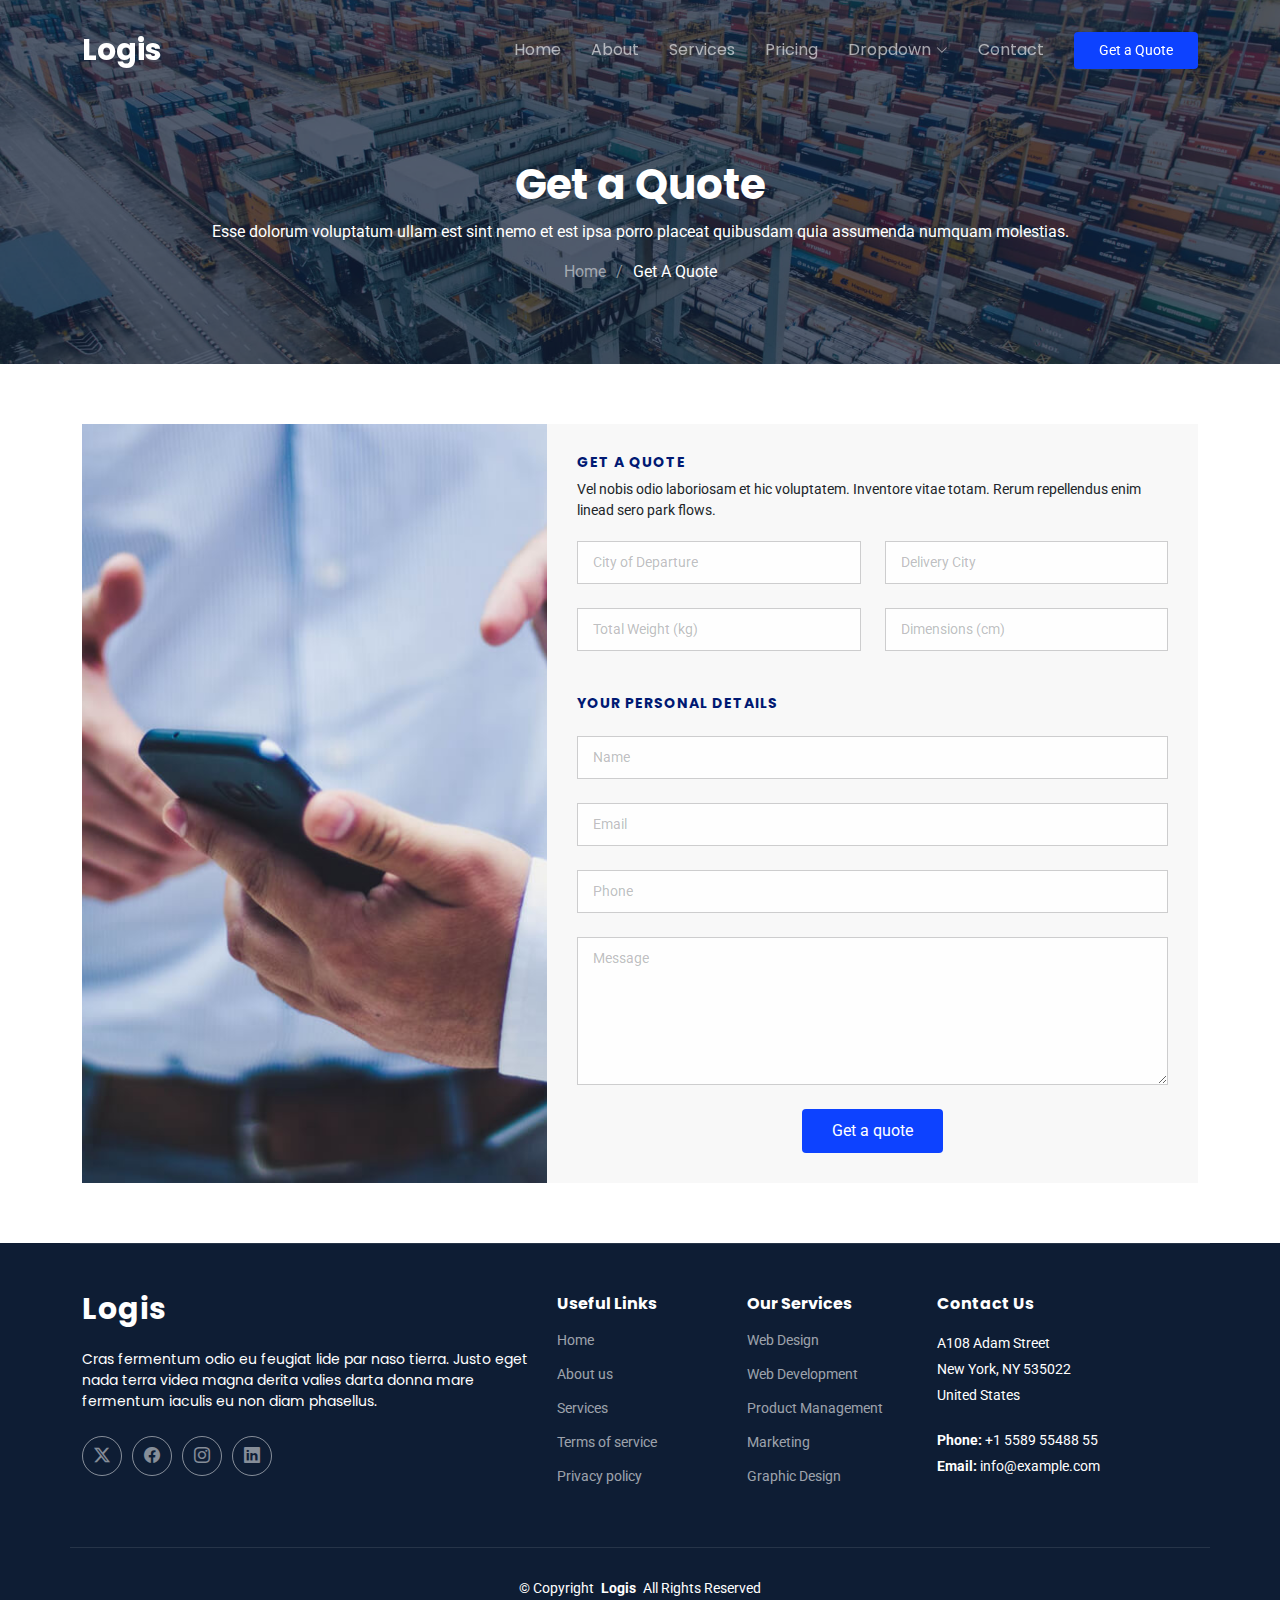
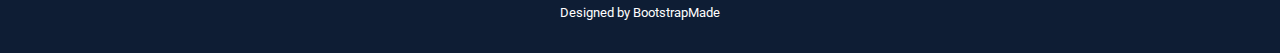
<file: get-a-quote.html>
<!DOCTYPE html>
<html lang="en">

<head>
  <meta charset="utf-8">
  <meta content="width=device-width, initial-scale=1.0" name="viewport">
  <title>Get A Quote - Logis Bootstrap Template</title>
  <meta name="description" content="">
  <meta name="keywords" content="">

  <!-- Favicons -->
  <link href="assets/img/favicon.png" rel="icon">
  <link href="assets/img/apple-touch-icon.png" rel="apple-touch-icon">

  <!-- Fonts -->
  <link href="https://fonts.googleapis.com" rel="preconnect">
  <link href="https://fonts.gstatic.com" rel="preconnect" crossorigin>
  <link href="https://fonts.googleapis.com/css2?family=Roboto:ital,wght@0,100;0,300;0,400;0,500;0,700;0,900;1,100;1,300;1,400;1,500;1,700;1,900&family=Poppins:ital,wght@0,100;0,200;0,300;0,400;0,500;0,600;0,700;0,800;0,900;1,100;1,200;1,300;1,400;1,500;1,600;1,700;1,800;1,900&display=swap" rel="stylesheet">

  <!-- Vendor CSS Files -->
  <link href="assets/vendor/bootstrap/css/bootstrap.min.css" rel="stylesheet">
  <link href="assets/vendor/bootstrap-icons/bootstrap-icons.css" rel="stylesheet">
  <link href="assets/vendor/aos/aos.css" rel="stylesheet">
  <link href="assets/vendor/fontawesome-free/css/all.min.css" rel="stylesheet">
  <link href="assets/vendor/glightbox/css/glightbox.min.css" rel="stylesheet">
  <link href="assets/vendor/swiper/swiper-bundle.min.css" rel="stylesheet">

  <!-- Main CSS File -->
  <link href="assets/css/main.css" rel="stylesheet">

  <!-- =======================================================
  * Template Name: Logis
  * Template URL: https://bootstrapmade.com/logis-bootstrap-logistics-website-template/
  * Updated: Aug 07 2024 with Bootstrap v5.3.3
  * Author: BootstrapMade.com
  * License: https://bootstrapmade.com/license/
  ======================================================== -->
</head>

<body class="get-a-quote-page">

  <header id="header" class="header d-flex align-items-center fixed-top">
    <div class="container-fluid container-xl position-relative d-flex align-items-center">

      <a href="index.html" class="logo d-flex align-items-center me-auto">
        <!-- Uncomment the line below if you also wish to use an image logo -->
        <!-- <img src="assets/img/logo.png" alt=""> -->
        <h1 class="sitename">Logis</h1>
      </a>

      <nav id="navmenu" class="navmenu">
        <ul>
          <li><a href="index.html">Home<br></a></li>
          <li><a href="about.html">About</a></li>
          <li><a href="services.html">Services</a></li>
          <li><a href="pricing.html">Pricing</a></li>
          <li class="dropdown"><a href="#"><span>Dropdown</span> <i class="bi bi-chevron-down toggle-dropdown"></i></a>
            <ul>
              <li><a href="#">Dropdown 1</a></li>
              <li class="dropdown"><a href="#"><span>Deep Dropdown</span> <i class="bi bi-chevron-down toggle-dropdown"></i></a>
                <ul>
                  <li><a href="#">Deep Dropdown 1</a></li>
                  <li><a href="#">Deep Dropdown 2</a></li>
                  <li><a href="#">Deep Dropdown 3</a></li>
                  <li><a href="#">Deep Dropdown 4</a></li>
                  <li><a href="#">Deep Dropdown 5</a></li>
                </ul>
              </li>
              <li><a href="#">Dropdown 2</a></li>
              <li><a href="#">Dropdown 3</a></li>
              <li><a href="#">Dropdown 4</a></li>
            </ul>
          </li>
          <li><a href="contact.html">Contact</a></li>
        </ul>
        <i class="mobile-nav-toggle d-xl-none bi bi-list"></i>
      </nav>

      <a class="btn-getstarted" href="get-a-quote.html">Get a Quote</a>

    </div>
  </header>

  <main class="main">

    <!-- Page Title -->
    <div class="page-title dark-background" data-aos="fade" style="background-image: url(assets/img/page-title-bg.jpg);">
      <div class="container position-relative">
        <h1>Get a Quote</h1>
        <p>Esse dolorum voluptatum ullam est sint nemo et est ipsa porro placeat quibusdam quia assumenda numquam molestias.</p>
        <nav class="breadcrumbs">
          <ol>
            <li><a href="index.html">Home</a></li>
            <li class="current">Get A Quote</li>
          </ol>
        </nav>
      </div>
    </div><!-- End Page Title -->

    <!-- Get A Quote Section -->
    <section id="get-a-quote" class="get-a-quote section">

      <div class="container">

        <div class="row g-0" data-aos="fade-up" data-aos-delay="100">

          <div class="col-lg-5 quote-bg" style="background-image: url(assets/img/quote-bg.jpg);"></div>

          <div class="col-lg-7" data-aos="fade-up" data-aos-delay="200">
            <form action="forms/get-a-quote.php" method="post" class="php-email-form">
              <h3>Get a quote</h3>
              <p>Vel nobis odio laboriosam et hic voluptatem. Inventore vitae totam. Rerum repellendus enim linead sero park flows.</p>

              <div class="row gy-4">

                <div class="col-md-6">
                  <input type="text" name="departure" class="form-control" placeholder="City of Departure" required="">
                </div>

                <div class="col-md-6">
                  <input type="text" name="delivery" class="form-control" placeholder="Delivery City" required="">
                </div>

                <div class="col-md-6">
                  <input type="text" name="weight" class="form-control" placeholder="Total Weight (kg)" required="">
                </div>

                <div class="col-md-6">
                  <input type="text" name="dimensions" class="form-control" placeholder="Dimensions (cm)" required="">
                </div>

                <div class="col-lg-12">
                  <h4>Your Personal Details</h4>
                </div>

                <div class="col-12">
                  <input type="text" name="name" class="form-control" placeholder="Name" required="">
                </div>

                <div class="col-12 ">
                  <input type="email" class="form-control" name="email" placeholder="Email" required="">
                </div>

                <div class="col-12">
                  <input type="text" class="form-control" name="phone" placeholder="Phone" required="">
                </div>

                <div class="col-12">
                  <textarea class="form-control" name="message" rows="6" placeholder="Message" required=""></textarea>
                </div>

                <div class="col-12 text-center">
                  <div class="loading">Loading</div>
                  <div class="error-message"></div>
                  <div class="sent-message">Your quote request has been sent successfully. Thank you!</div>

                  <button type="submit">Get a quote</button>
                </div>

              </div>
            </form>
          </div><!-- End Quote Form -->

        </div>

      </div>

    </section><!-- /Get A Quote Section -->

  </main>

  <footer id="footer" class="footer dark-background">

    <div class="container footer-top">
      <div class="row gy-4">
        <div class="col-lg-5 col-md-12 footer-about">
          <a href="index.html" class="logo d-flex align-items-center">
            <span class="sitename">Logis</span>
          </a>
          <p>Cras fermentum odio eu feugiat lide par naso tierra. Justo eget nada terra videa magna derita valies darta donna mare fermentum iaculis eu non diam phasellus.</p>
          <div class="social-links d-flex mt-4">
            <a href=""><i class="bi bi-twitter-x"></i></a>
            <a href=""><i class="bi bi-facebook"></i></a>
            <a href=""><i class="bi bi-instagram"></i></a>
            <a href=""><i class="bi bi-linkedin"></i></a>
          </div>
        </div>

        <div class="col-lg-2 col-6 footer-links">
          <h4>Useful Links</h4>
          <ul>
            <li><a href="#">Home</a></li>
            <li><a href="#">About us</a></li>
            <li><a href="#">Services</a></li>
            <li><a href="#">Terms of service</a></li>
            <li><a href="#">Privacy policy</a></li>
          </ul>
        </div>

        <div class="col-lg-2 col-6 footer-links">
          <h4>Our Services</h4>
          <ul>
            <li><a href="#">Web Design</a></li>
            <li><a href="#">Web Development</a></li>
            <li><a href="#">Product Management</a></li>
            <li><a href="#">Marketing</a></li>
            <li><a href="#">Graphic Design</a></li>
          </ul>
        </div>

        <div class="col-lg-3 col-md-12 footer-contact text-center text-md-start">
          <h4>Contact Us</h4>
          <p>A108 Adam Street</p>
          <p>New York, NY 535022</p>
          <p>United States</p>
          <p class="mt-4"><strong>Phone:</strong> <span>+1 5589 55488 55</span></p>
          <p><strong>Email:</strong> <span>info@example.com</span></p>
        </div>

      </div>
    </div>

    <div class="container copyright text-center mt-4">
      <p>© <span>Copyright</span> <strong class="px-1 sitename">Logis</strong> <span>All Rights Reserved</span></p>
      <div class="credits">
        <!-- All the links in the footer should remain intact. -->
        <!-- You can delete the links only if you've purchased the pro version. -->
        <!-- Licensing information: https://bootstrapmade.com/license/ -->
        <!-- Purchase the pro version with working PHP/AJAX contact form: [buy-url] -->
        Designed by <a href="https://bootstrapmade.com/">BootstrapMade</a>
      </div>
    </div>

  </footer>

  <!-- Scroll Top -->
  <a href="#" id="scroll-top" class="scroll-top d-flex align-items-center justify-content-center"><i class="bi bi-arrow-up-short"></i></a>

  <!-- Preloader -->
  <div id="preloader"></div>

  <!-- Vendor JS Files -->
  <script src="assets/vendor/bootstrap/js/bootstrap.bundle.min.js"></script>
  <script src="assets/vendor/php-email-form/validate.js"></script>
  <script src="assets/vendor/aos/aos.js"></script>
  <script src="assets/vendor/purecounter/purecounter_vanilla.js"></script>
  <script src="assets/vendor/glightbox/js/glightbox.min.js"></script>
  <script src="assets/vendor/swiper/swiper-bundle.min.js"></script>

  <!-- Main JS File -->
  <script src="assets/js/main.js"></script>

</body>

</html>
</file>
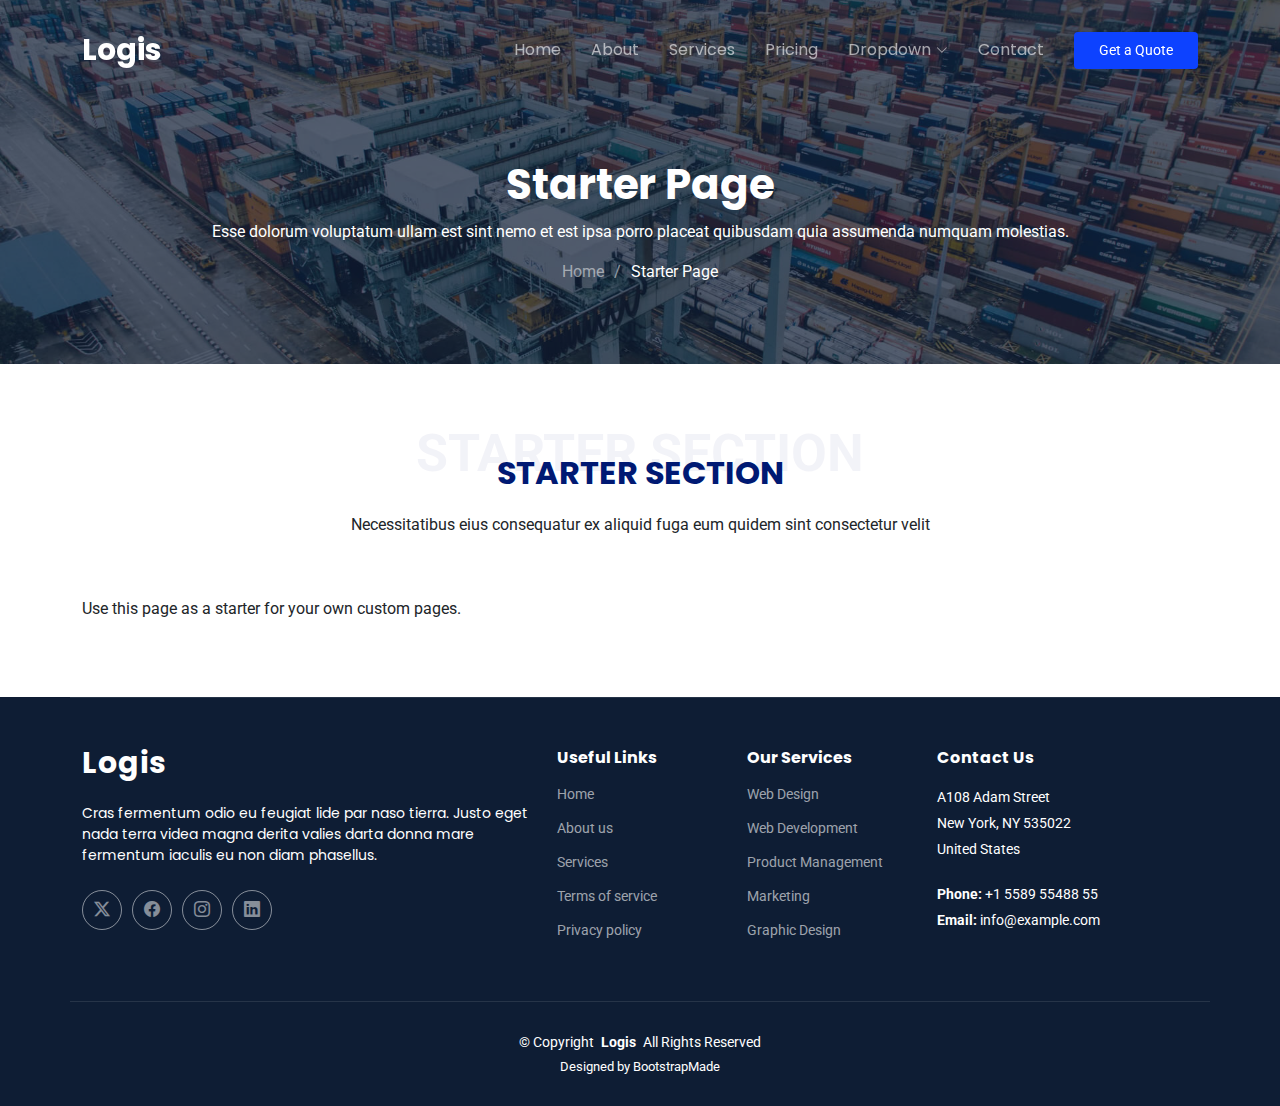
<file: humanas.html>
<!DOCTYPE html>
<html lang="en">

<head>
  <meta charset="utf-8">
  <meta content="width=device-width, initial-scale=1.0" name="viewport">
  <title>Starter Page - Logis Bootstrap Template</title>
  <meta name="description" content="">
  <meta name="keywords" content="">

  <!-- Favicons -->
  <link href="assets/img/favicon.png" rel="icon">
  <link href="assets/img/apple-touch-icon.png" rel="apple-touch-icon">

  <!-- Fonts -->
  <link href="https://fonts.googleapis.com" rel="preconnect">
  <link href="https://fonts.gstatic.com" rel="preconnect" crossorigin>
  <link href="https://fonts.googleapis.com/css2?family=Roboto:ital,wght@0,100;0,300;0,400;0,500;0,700;0,900;1,100;1,300;1,400;1,500;1,700;1,900&family=Poppins:ital,wght@0,100;0,200;0,300;0,400;0,500;0,600;0,700;0,800;0,900;1,100;1,200;1,300;1,400;1,500;1,600;1,700;1,800;1,900&display=swap" rel="stylesheet">

  <!-- Vendor CSS Files -->
  <link href="assets/vendor/bootstrap/css/bootstrap.min.css" rel="stylesheet">
  <link href="assets/vendor/bootstrap-icons/bootstrap-icons.css" rel="stylesheet">
  <link href="assets/vendor/aos/aos.css" rel="stylesheet">
  <link href="assets/vendor/fontawesome-free/css/all.min.css" rel="stylesheet">
  <link href="assets/vendor/glightbox/css/glightbox.min.css" rel="stylesheet">
  <link href="assets/vendor/swiper/swiper-bundle.min.css" rel="stylesheet">

  <!-- Main CSS File -->
  <link href="assets/css/main.css" rel="stylesheet">

  <!-- =======================================================
  * Template Name: Logis
  * Template URL: https://bootstrapmade.com/logis-bootstrap-logistics-website-template/
  * Updated: Aug 07 2024 with Bootstrap v5.3.3
  * Author: BootstrapMade.com
  * License: https://bootstrapmade.com/license/
  ======================================================== -->
</head>

<body class="starter-page-page">

  <header id="header" class="header d-flex align-items-center fixed-top">
    <div class="container-fluid container-xl position-relative d-flex align-items-center">

      <a href="index.html" class="logo d-flex align-items-center me-auto">
        <!-- Uncomment the line below if you also wish to use an image logo -->
        <!-- <img src="assets/img/logo.png" alt=""> -->
        <h1 class="sitename">Logis</h1>
      </a>

      <nav id="navmenu" class="navmenu">
        <ul>
          <li><a href="index.html">Home<br></a></li>
          <li><a href="about.html">About</a></li>
          <li><a href="services.html">Services</a></li>
          <li><a href="pricing.html">Pricing</a></li>
          <li class="dropdown"><a href="#"><span>Dropdown</span> <i class="bi bi-chevron-down toggle-dropdown"></i></a>
            <ul>
              <li><a href="#">Dropdown 1</a></li>
              <li class="dropdown"><a href="#"><span>Deep Dropdown</span> <i class="bi bi-chevron-down toggle-dropdown"></i></a>
                <ul>
                  <li><a href="#">Deep Dropdown 1</a></li>
                  <li><a href="#">Deep Dropdown 2</a></li>
                  <li><a href="#">Deep Dropdown 3</a></li>
                  <li><a href="#">Deep Dropdown 4</a></li>
                  <li><a href="#">Deep Dropdown 5</a></li>
                </ul>
              </li>
              <li><a href="#">Dropdown 2</a></li>
              <li><a href="#">Dropdown 3</a></li>
              <li><a href="#">Dropdown 4</a></li>
            </ul>
          </li>
          <li><a href="contact.html">Contact</a></li>
        </ul>
        <i class="mobile-nav-toggle d-xl-none bi bi-list"></i>
      </nav>

      <a class="btn-getstarted" href="get-a-quote.html">Get a Quote</a>

    </div>
  </header>

  <main class="main">

    <!-- Page Title -->
    <div class="page-title dark-background" data-aos="fade" style="background-image: url(assets/img/page-title-bg.jpg);">
      <div class="container position-relative">
        <h1>Starter Page</h1>
        <p>Esse dolorum voluptatum ullam est sint nemo et est ipsa porro placeat quibusdam quia assumenda numquam molestias.</p>
        <nav class="breadcrumbs">
          <ol>
            <li><a href="index.html">Home</a></li>
            <li class="current">Starter Page</li>
          </ol>
        </nav>
      </div>
    </div><!-- End Page Title -->

    <!-- Starter Section Section -->
    <section id="starter-section" class="starter-section section">

      <!-- Section Title -->
      <div class="container section-title" data-aos="fade-up">
        <span>Starter Section<br></span>
        <h2>Starter Section</h2>
        <p>Necessitatibus eius consequatur ex aliquid fuga eum quidem sint consectetur velit</p>
      </div><!-- End Section Title -->

      <div class="container" data-aos="fade-up">
        <p>Use this page as a starter for your own custom pages.</p>
      </div>

    </section><!-- /Starter Section Section -->

  </main>

  <footer id="footer" class="footer dark-background">

    <div class="container footer-top">
      <div class="row gy-4">
        <div class="col-lg-5 col-md-12 footer-about">
          <a href="index.html" class="logo d-flex align-items-center">
            <span class="sitename">Logis</span>
          </a>
          <p>Cras fermentum odio eu feugiat lide par naso tierra. Justo eget nada terra videa magna derita valies darta donna mare fermentum iaculis eu non diam phasellus.</p>
          <div class="social-links d-flex mt-4">
            <a href=""><i class="bi bi-twitter-x"></i></a>
            <a href=""><i class="bi bi-facebook"></i></a>
            <a href=""><i class="bi bi-instagram"></i></a>
            <a href=""><i class="bi bi-linkedin"></i></a>
          </div>
        </div>

        <div class="col-lg-2 col-6 footer-links">
          <h4>Useful Links</h4>
          <ul>
            <li><a href="#">Home</a></li>
            <li><a href="#">About us</a></li>
            <li><a href="#">Services</a></li>
            <li><a href="#">Terms of service</a></li>
            <li><a href="#">Privacy policy</a></li>
          </ul>
        </div>

        <div class="col-lg-2 col-6 footer-links">
          <h4>Our Services</h4>
          <ul>
            <li><a href="#">Web Design</a></li>
            <li><a href="#">Web Development</a></li>
            <li><a href="#">Product Management</a></li>
            <li><a href="#">Marketing</a></li>
            <li><a href="#">Graphic Design</a></li>
          </ul>
        </div>

        <div class="col-lg-3 col-md-12 footer-contact text-center text-md-start">
          <h4>Contact Us</h4>
          <p>A108 Adam Street</p>
          <p>New York, NY 535022</p>
          <p>United States</p>
          <p class="mt-4"><strong>Phone:</strong> <span>+1 5589 55488 55</span></p>
          <p><strong>Email:</strong> <span>info@example.com</span></p>
        </div>

      </div>
    </div>

    <div class="container copyright text-center mt-4">
      <p>© <span>Copyright</span> <strong class="px-1 sitename">Logis</strong> <span>All Rights Reserved</span></p>
      <div class="credits">
        <!-- All the links in the footer should remain intact. -->
        <!-- You can delete the links only if you've purchased the pro version. -->
        <!-- Licensing information: https://bootstrapmade.com/license/ -->
        <!-- Purchase the pro version with working PHP/AJAX contact form: [buy-url] -->
        Designed by <a href="https://bootstrapmade.com/">BootstrapMade</a>
      </div>
    </div>

  </footer>

  <!-- Scroll Top -->
  <a href="#" id="scroll-top" class="scroll-top d-flex align-items-center justify-content-center"><i class="bi bi-arrow-up-short"></i></a>

  <!-- Preloader -->
  <div id="preloader"></div>

  <!-- Vendor JS Files -->
  <script src="assets/vendor/bootstrap/js/bootstrap.bundle.min.js"></script>
  <script src="assets/vendor/php-email-form/validate.js"></script>
  <script src="assets/vendor/aos/aos.js"></script>
  <script src="assets/vendor/purecounter/purecounter_vanilla.js"></script>
  <script src="assets/vendor/glightbox/js/glightbox.min.js"></script>
  <script src="assets/vendor/swiper/swiper-bundle.min.js"></script>

  <!-- Main JS File -->
  <script src="assets/js/main.js"></script>

</body>

</html>
</file>
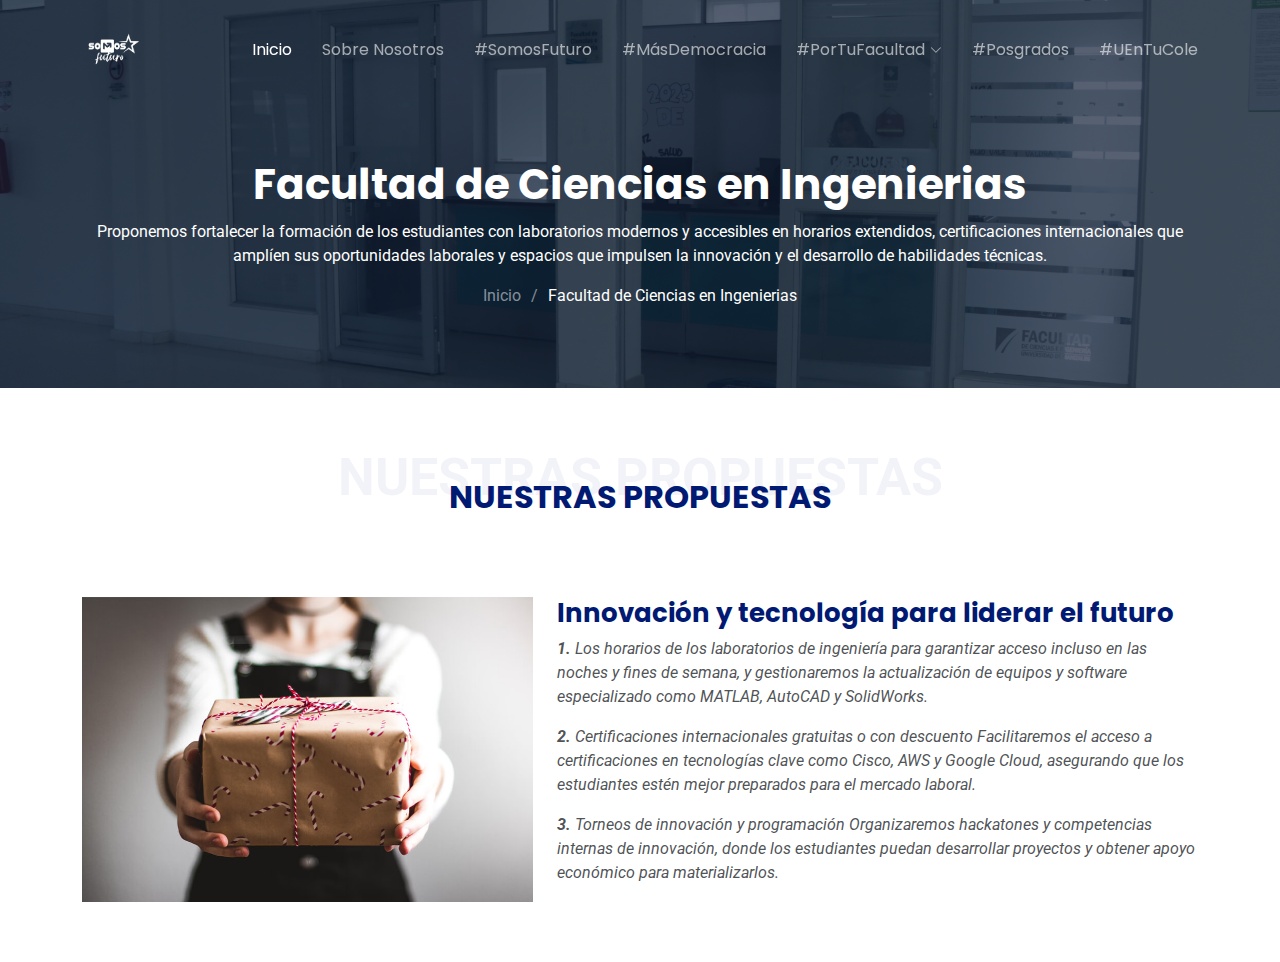
<file: ingenieria.html>
<!DOCTYPE html>
<html lang="en">

<head>
  <meta charset="utf-8">
  <meta content="width=device-width, initial-scale=1.0" name="viewport">
  <title>Candidatos Consejo Superior UM 2025</title>
  <meta name="description" content="Sitio Web Oficial de los candidatos al Consejo Superior de la Universidad de Manizales 2025">
  <meta name="keywords" content="Consejo Superior, Consejo, UManizales, Manizales, Universidad de Manizales, UM">

  <!-- Favicons -->
  <link href="assets/img/favicon.png" rel="icon">
  <link href="assets/img/apple-touch-icon.png" rel="apple-touch-icon">

  <!-- Fonts -->
  <link href="https://fonts.googleapis.com" rel="preconnect">
  <link href="https://fonts.gstatic.com" rel="preconnect" crossorigin>
  <link href="https://fonts.googleapis.com/css2?family=Roboto:ital,wght@0,100;0,300;0,400;0,500;0,700;0,900;1,100;1,300;1,400;1,500;1,700;1,900&family=Poppins:ital,wght@0,100;0,200;0,300;0,400;0,500;0,600;0,700;0,800;0,900;1,100;1,200;1,300;1,400;1,500;1,600;1,700;1,800;1,900&display=swap" rel="stylesheet">

  <!-- Vendor CSS Files -->
  <link href="assets/vendor/bootstrap/css/bootstrap.min.css" rel="stylesheet">
  <link href="assets/vendor/bootstrap-icons/bootstrap-icons.css" rel="stylesheet">
  <link href="assets/vendor/aos/aos.css" rel="stylesheet">
  <link href="assets/vendor/fontawesome-free/css/all.min.css" rel="stylesheet">
  <link href="assets/vendor/glightbox/css/glightbox.min.css" rel="stylesheet">
  <link href="assets/vendor/swiper/swiper-bundle.min.css" rel="stylesheet">

  <!-- Main CSS File -->
  <link href="assets/css/main.css" rel="stylesheet">

  <!-- =======================================================
  * Template Name: Logis
  * Template URL: https://bootstrapmade.com/logis-bootstrap-logistics-website-template/
  * Updated: Aug 07 2024 with Bootstrap v5.3.3
  * Author: BootstrapMade.com
  * License: https://bootstrapmade.com/license/
  ======================================================== -->
</head>

<body class="index-page">

  <header id="header" class="header d-flex align-items-center fixed-top">
    <div class="container-fluid container-xl position-relative d-flex align-items-center">

      <a href="index.html" class="logo d-flex align-items-center me-auto">
        <!-- Uncomment the line below if you also wish to use an image logo -->
        <!-- <img src="assets/img/logo.png" alt=""> -->
        <img src="assets/img/logo/png/SOMOS FUTURO Blanco.png" alt="">
      </a>

      <nav id="navmenu" class="navmenu">
        <ul>
          <li><a href="index.html" class="active">Inicio<br></a></li>
          <li><a href="index.html#features">Sobre Nosotros</a></li>
          <li><a href="somosfuturo.html">#SomosFuturo</a></li>
          <li><a href="contact.html">#MásDemocracia</a></li>
          <li class="dropdown"><a href="#"><span>#PorTuFacultad</span> <i class="bi bi-chevron-down toggle-dropdown"></i></a>
            <ul>
              <li><a href="ingenieria.html">Facultad Ciencias e Ingeniería</a></li>
              <li><a href="salud.html">Facultad Ciencias de la Salud</a></li>
              <li><a href="jurica.html">Facultad Ciencias Jurídicas</a></li>
              <li><a href="contables.html">Facultad Contables y Administrativas</a></li>
              <li><a href="humanas.html">Facultad Ciencias Humanas</a></li>
            </ul>
          </li>
          <li><a href="posgrados.html">#Posgrados</a></li>
          <li><a href="colegio.html">#UEnTuCole</a></li>
        </ul>
        <i class="mobile-nav-toggle d-xl-none bi bi-list"></i>
      </nav>
    </div>
  </header>

  <main class="main">

    <!-- Page Title -->
    <div class="page-title dark-background" data-aos="fade" style="background-image: url(assets/img/ingenieria.jpg);">
      <div class="container position-relative">
        <h1>Facultad de Ciencias en Ingenierias</h1>
        <p>Proponemos fortalecer la formación de los estudiantes con laboratorios modernos y accesibles en horarios extendidos, certificaciones internacionales que amplíen sus oportunidades laborales y espacios que impulsen la innovación y el desarrollo de habilidades técnicas.</p>
        <nav class="breadcrumbs">
          <ol>
            <li><a href="index.html">Inicio</a></li>
            <li class="current">Facultad de Ciencias en Ingenierias</li>
          </ol>
        </nav>
      </div>
    </div><!-- End Page Title -->

    <!-- Features Section -->
    <section id="features" class="features section">

      <!-- Section Title -->
      <div class="container section-title" data-aos="fade-up">
        <span>Nuestras Propuestas</span>
        <h2>Nuestras Propuestas</h2>
      </div><!-- End Section Title -->

      <div class="container">

        <div class="row gy-4 align-items-center features-item">
          <div class="col-md-5 d-flex align-items-center" data-aos="zoom-out" data-aos-delay="100">
            <img src="assets/img/features-1.jpg" class="img-fluid" alt="">
          </div>
          <div class="col-md-7" data-aos="fade-up" data-aos-delay="100">
            <h3>Innovación y tecnología para liderar el futuro</h3>
            <ul>
              <p class="fst-italic">
                <strong>1.</strong> Los horarios de los laboratorios de ingeniería para garantizar acceso incluso en las noches y fines de semana, y gestionaremos la actualización de equipos y software especializado como MATLAB, AutoCAD y SolidWorks.
              </p>
              <p class="fst-italic">
                <strong>2.</strong> Certificaciones internacionales gratuitas o con descuento Facilitaremos el acceso a certificaciones en tecnologías clave como Cisco, AWS y Google Cloud, asegurando que los estudiantes estén mejor preparados para el mercado laboral.                
              </p>
              <p class="fst-italic">
                <strong>3.</strong> Torneos de innovación y programación Organizaremos hackatones y competencias internas de innovación, donde los estudiantes puedan desarrollar proyectos y obtener apoyo económico para materializarlos.                
              </p>
            </ul>
          </div>
        </div><!-- Features Item -->  

  <!-- Scroll Top -->
  <a href="#" id="scroll-top" class="scroll-top d-flex align-items-center justify-content-center"><i class="bi bi-arrow-up-short"></i></a>

  <!-- Preloader -->
  <div id="preloader"></div>

  <!-- Vendor JS Files -->
  <script src="assets/vendor/bootstrap/js/bootstrap.bundle.min.js"></script>
  <script src="assets/vendor/php-email-form/validate.js"></script>
  <script src="assets/vendor/aos/aos.js"></script>
  <script src="assets/vendor/purecounter/purecounter_vanilla.js"></script>
  <script src="assets/vendor/glightbox/js/glightbox.min.js"></script>
  <script src="assets/vendor/swiper/swiper-bundle.min.js"></script>

  <!-- Main JS File -->
  <script src="assets/js/main.js"></script>

</body>

</html>
</file>
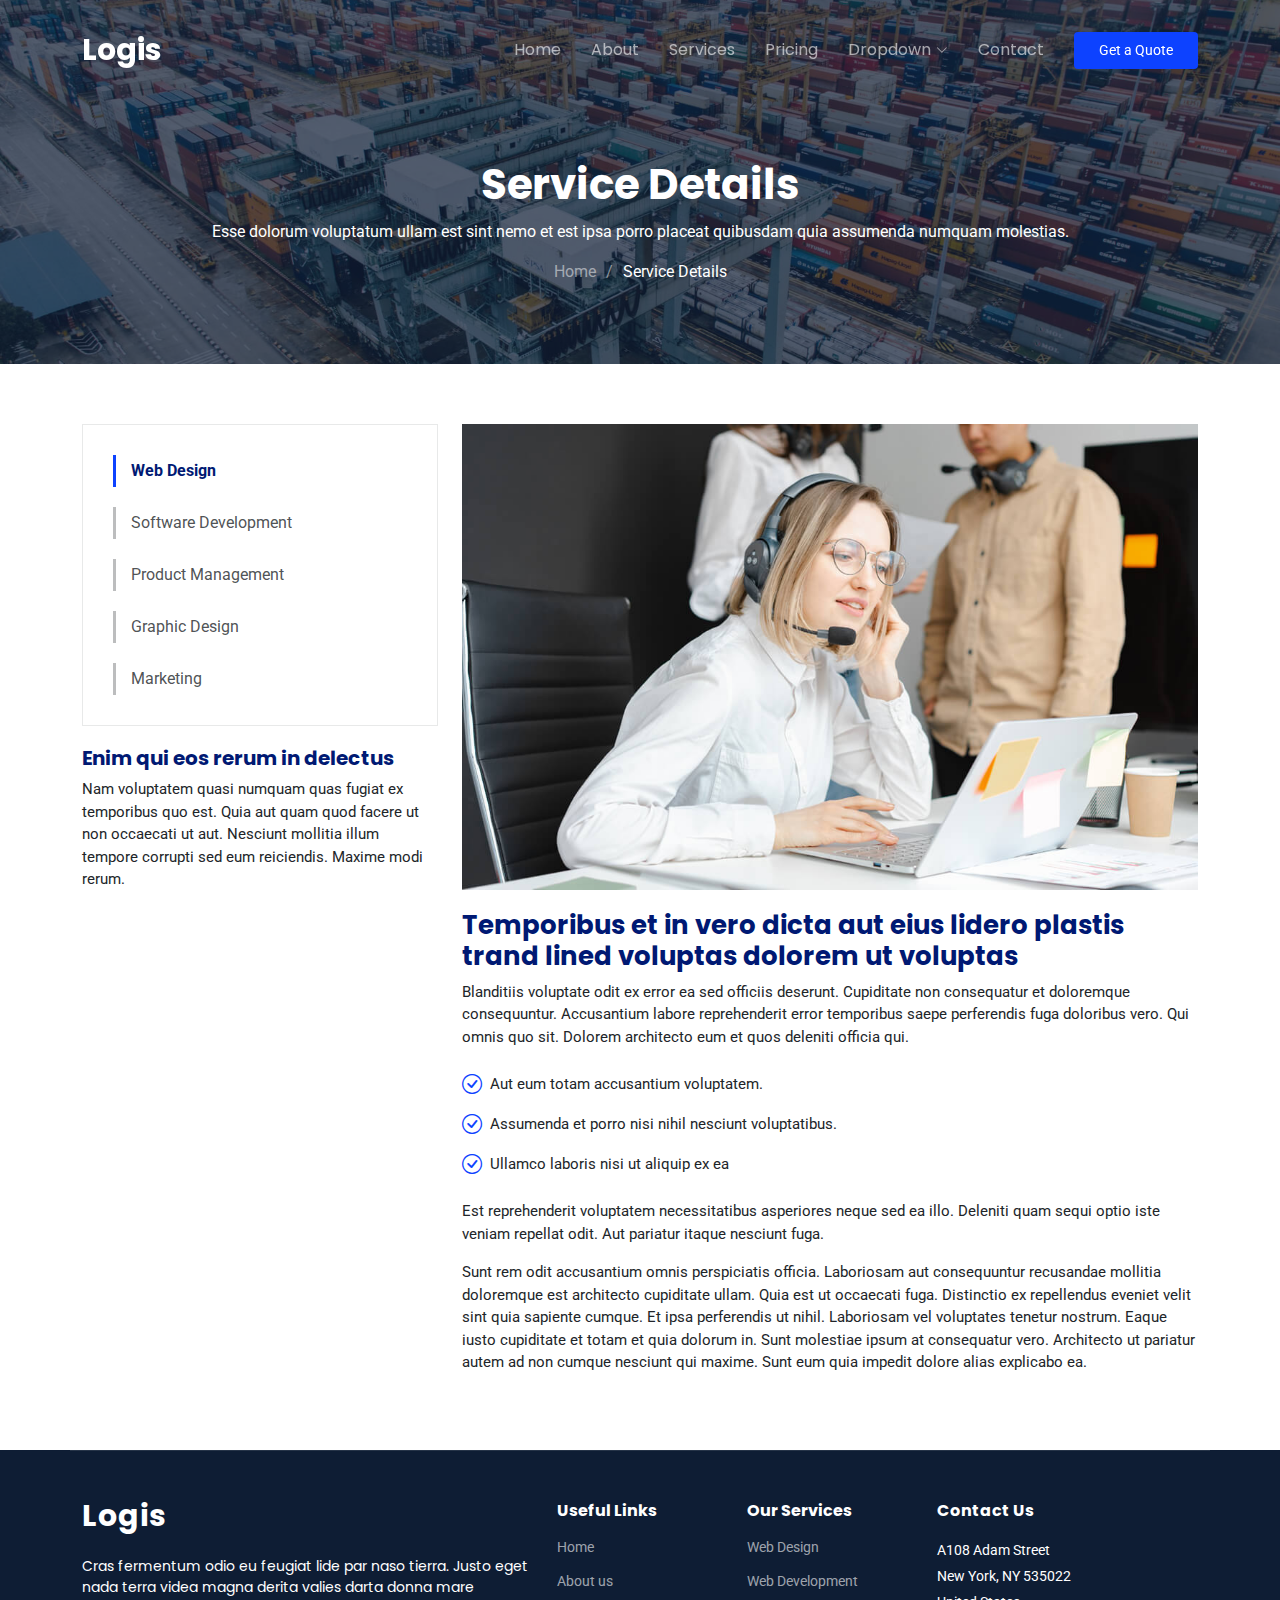
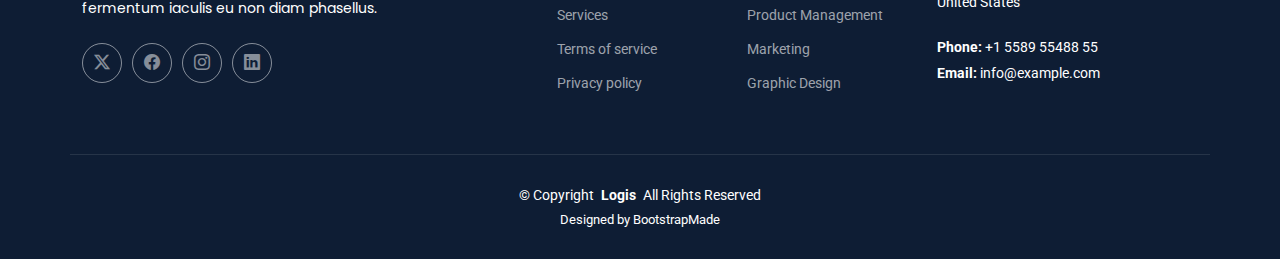
<file: jurica.html>
<!DOCTYPE html>
<html lang="en">

<head>
  <meta charset="utf-8">
  <meta content="width=device-width, initial-scale=1.0" name="viewport">
  <title>Service Details - Logis Bootstrap Template</title>
  <meta name="description" content="">
  <meta name="keywords" content="">

  <!-- Favicons -->
  <link href="assets/img/favicon.png" rel="icon">
  <link href="assets/img/apple-touch-icon.png" rel="apple-touch-icon">

  <!-- Fonts -->
  <link href="https://fonts.googleapis.com" rel="preconnect">
  <link href="https://fonts.gstatic.com" rel="preconnect" crossorigin>
  <link href="https://fonts.googleapis.com/css2?family=Roboto:ital,wght@0,100;0,300;0,400;0,500;0,700;0,900;1,100;1,300;1,400;1,500;1,700;1,900&family=Poppins:ital,wght@0,100;0,200;0,300;0,400;0,500;0,600;0,700;0,800;0,900;1,100;1,200;1,300;1,400;1,500;1,600;1,700;1,800;1,900&display=swap" rel="stylesheet">

  <!-- Vendor CSS Files -->
  <link href="assets/vendor/bootstrap/css/bootstrap.min.css" rel="stylesheet">
  <link href="assets/vendor/bootstrap-icons/bootstrap-icons.css" rel="stylesheet">
  <link href="assets/vendor/aos/aos.css" rel="stylesheet">
  <link href="assets/vendor/fontawesome-free/css/all.min.css" rel="stylesheet">
  <link href="assets/vendor/glightbox/css/glightbox.min.css" rel="stylesheet">
  <link href="assets/vendor/swiper/swiper-bundle.min.css" rel="stylesheet">

  <!-- Main CSS File -->
  <link href="assets/css/main.css" rel="stylesheet">

  <!-- =======================================================
  * Template Name: Logis
  * Template URL: https://bootstrapmade.com/logis-bootstrap-logistics-website-template/
  * Updated: Aug 07 2024 with Bootstrap v5.3.3
  * Author: BootstrapMade.com
  * License: https://bootstrapmade.com/license/
  ======================================================== -->
</head>

<body class="service-details-page">

  <header id="header" class="header d-flex align-items-center fixed-top">
    <div class="container-fluid container-xl position-relative d-flex align-items-center">

      <a href="index.html" class="logo d-flex align-items-center me-auto">
        <!-- Uncomment the line below if you also wish to use an image logo -->
        <!-- <img src="assets/img/logo.png" alt=""> -->
        <h1 class="sitename">Logis</h1>
      </a>

      <nav id="navmenu" class="navmenu">
        <ul>
          <li><a href="index.html">Home<br></a></li>
          <li><a href="about.html">About</a></li>
          <li><a href="services.html">Services</a></li>
          <li><a href="pricing.html">Pricing</a></li>
          <li class="dropdown"><a href="#"><span>Dropdown</span> <i class="bi bi-chevron-down toggle-dropdown"></i></a>
            <ul>
              <li><a href="#">Dropdown 1</a></li>
              <li class="dropdown"><a href="#"><span>Deep Dropdown</span> <i class="bi bi-chevron-down toggle-dropdown"></i></a>
                <ul>
                  <li><a href="#">Deep Dropdown 1</a></li>
                  <li><a href="#">Deep Dropdown 2</a></li>
                  <li><a href="#">Deep Dropdown 3</a></li>
                  <li><a href="#">Deep Dropdown 4</a></li>
                  <li><a href="#">Deep Dropdown 5</a></li>
                </ul>
              </li>
              <li><a href="#">Dropdown 2</a></li>
              <li><a href="#">Dropdown 3</a></li>
              <li><a href="#">Dropdown 4</a></li>
            </ul>
          </li>
          <li><a href="contact.html">Contact</a></li>
        </ul>
        <i class="mobile-nav-toggle d-xl-none bi bi-list"></i>
      </nav>

      <a class="btn-getstarted" href="get-a-quote.html">Get a Quote</a>

    </div>
  </header>

  <main class="main">

    <!-- Page Title -->
    <div class="page-title dark-background" data-aos="fade" style="background-image: url(assets/img/page-title-bg.jpg);">
      <div class="container position-relative">
        <h1>Service Details</h1>
        <p>Esse dolorum voluptatum ullam est sint nemo et est ipsa porro placeat quibusdam quia assumenda numquam molestias.</p>
        <nav class="breadcrumbs">
          <ol>
            <li><a href="index.html">Home</a></li>
            <li class="current">Service Details</li>
          </ol>
        </nav>
      </div>
    </div><!-- End Page Title -->

    <!-- Service Details Section -->
    <section id="service-details" class="service-details section">

      <div class="container">

        <div class="row gy-4">

          <div class="col-lg-4" data-aos="fade-up" data-aos-delay="100">
            <div class="services-list">
              <a href="#" class="active">Web Design</a>
              <a href="#">Software Development</a>
              <a href="#">Product Management</a>
              <a href="#">Graphic Design</a>
              <a href="#">Marketing</a>
            </div>

            <h4>Enim qui eos rerum in delectus</h4>
            <p>Nam voluptatem quasi numquam quas fugiat ex temporibus quo est. Quia aut quam quod facere ut non occaecati ut aut. Nesciunt mollitia illum tempore corrupti sed eum reiciendis. Maxime modi rerum.</p>
          </div>

          <div class="col-lg-8" data-aos="fade-up" data-aos-delay="200">
            <img src="assets/img/services.jpg" alt="" class="img-fluid services-img">
            <h3>Temporibus et in vero dicta aut eius lidero plastis trand lined voluptas dolorem ut voluptas</h3>
            <p>
              Blanditiis voluptate odit ex error ea sed officiis deserunt. Cupiditate non consequatur et doloremque consequuntur. Accusantium labore reprehenderit error temporibus saepe perferendis fuga doloribus vero. Qui omnis quo sit. Dolorem architecto eum et quos deleniti officia qui.
            </p>
            <ul>
              <li><i class="bi bi-check-circle"></i> <span>Aut eum totam accusantium voluptatem.</span></li>
              <li><i class="bi bi-check-circle"></i> <span>Assumenda et porro nisi nihil nesciunt voluptatibus.</span></li>
              <li><i class="bi bi-check-circle"></i> <span>Ullamco laboris nisi ut aliquip ex ea</span></li>
            </ul>
            <p>
              Est reprehenderit voluptatem necessitatibus asperiores neque sed ea illo. Deleniti quam sequi optio iste veniam repellat odit. Aut pariatur itaque nesciunt fuga.
            </p>
            <p>
              Sunt rem odit accusantium omnis perspiciatis officia. Laboriosam aut consequuntur recusandae mollitia doloremque est architecto cupiditate ullam. Quia est ut occaecati fuga. Distinctio ex repellendus eveniet velit sint quia sapiente cumque. Et ipsa perferendis ut nihil. Laboriosam vel voluptates tenetur nostrum. Eaque iusto cupiditate et totam et quia dolorum in. Sunt molestiae ipsum at consequatur vero. Architecto ut pariatur autem ad non cumque nesciunt qui maxime. Sunt eum quia impedit dolore alias explicabo ea.
            </p>
          </div>

        </div>

      </div>

    </section><!-- /Service Details Section -->

  </main>

  <footer id="footer" class="footer dark-background">

    <div class="container footer-top">
      <div class="row gy-4">
        <div class="col-lg-5 col-md-12 footer-about">
          <a href="index.html" class="logo d-flex align-items-center">
            <span class="sitename">Logis</span>
          </a>
          <p>Cras fermentum odio eu feugiat lide par naso tierra. Justo eget nada terra videa magna derita valies darta donna mare fermentum iaculis eu non diam phasellus.</p>
          <div class="social-links d-flex mt-4">
            <a href=""><i class="bi bi-twitter-x"></i></a>
            <a href=""><i class="bi bi-facebook"></i></a>
            <a href=""><i class="bi bi-instagram"></i></a>
            <a href=""><i class="bi bi-linkedin"></i></a>
          </div>
        </div>

        <div class="col-lg-2 col-6 footer-links">
          <h4>Useful Links</h4>
          <ul>
            <li><a href="#">Home</a></li>
            <li><a href="#">About us</a></li>
            <li><a href="#">Services</a></li>
            <li><a href="#">Terms of service</a></li>
            <li><a href="#">Privacy policy</a></li>
          </ul>
        </div>

        <div class="col-lg-2 col-6 footer-links">
          <h4>Our Services</h4>
          <ul>
            <li><a href="#">Web Design</a></li>
            <li><a href="#">Web Development</a></li>
            <li><a href="#">Product Management</a></li>
            <li><a href="#">Marketing</a></li>
            <li><a href="#">Graphic Design</a></li>
          </ul>
        </div>

        <div class="col-lg-3 col-md-12 footer-contact text-center text-md-start">
          <h4>Contact Us</h4>
          <p>A108 Adam Street</p>
          <p>New York, NY 535022</p>
          <p>United States</p>
          <p class="mt-4"><strong>Phone:</strong> <span>+1 5589 55488 55</span></p>
          <p><strong>Email:</strong> <span>info@example.com</span></p>
        </div>

      </div>
    </div>

    <div class="container copyright text-center mt-4">
      <p>© <span>Copyright</span> <strong class="px-1 sitename">Logis</strong> <span>All Rights Reserved</span></p>
      <div class="credits">
        <!-- All the links in the footer should remain intact. -->
        <!-- You can delete the links only if you've purchased the pro version. -->
        <!-- Licensing information: https://bootstrapmade.com/license/ -->
        <!-- Purchase the pro version with working PHP/AJAX contact form: [buy-url] -->
        Designed by <a href="https://bootstrapmade.com/">BootstrapMade</a>
      </div>
    </div>

  </footer>

  <!-- Scroll Top -->
  <a href="#" id="scroll-top" class="scroll-top d-flex align-items-center justify-content-center"><i class="bi bi-arrow-up-short"></i></a>

  <!-- Preloader -->
  <div id="preloader"></div>

  <!-- Vendor JS Files -->
  <script src="assets/vendor/bootstrap/js/bootstrap.bundle.min.js"></script>
  <script src="assets/vendor/php-email-form/validate.js"></script>
  <script src="assets/vendor/aos/aos.js"></script>
  <script src="assets/vendor/purecounter/purecounter_vanilla.js"></script>
  <script src="assets/vendor/glightbox/js/glightbox.min.js"></script>
  <script src="assets/vendor/swiper/swiper-bundle.min.js"></script>

  <!-- Main JS File -->
  <script src="assets/js/main.js"></script>

</body>

</html>
</file>
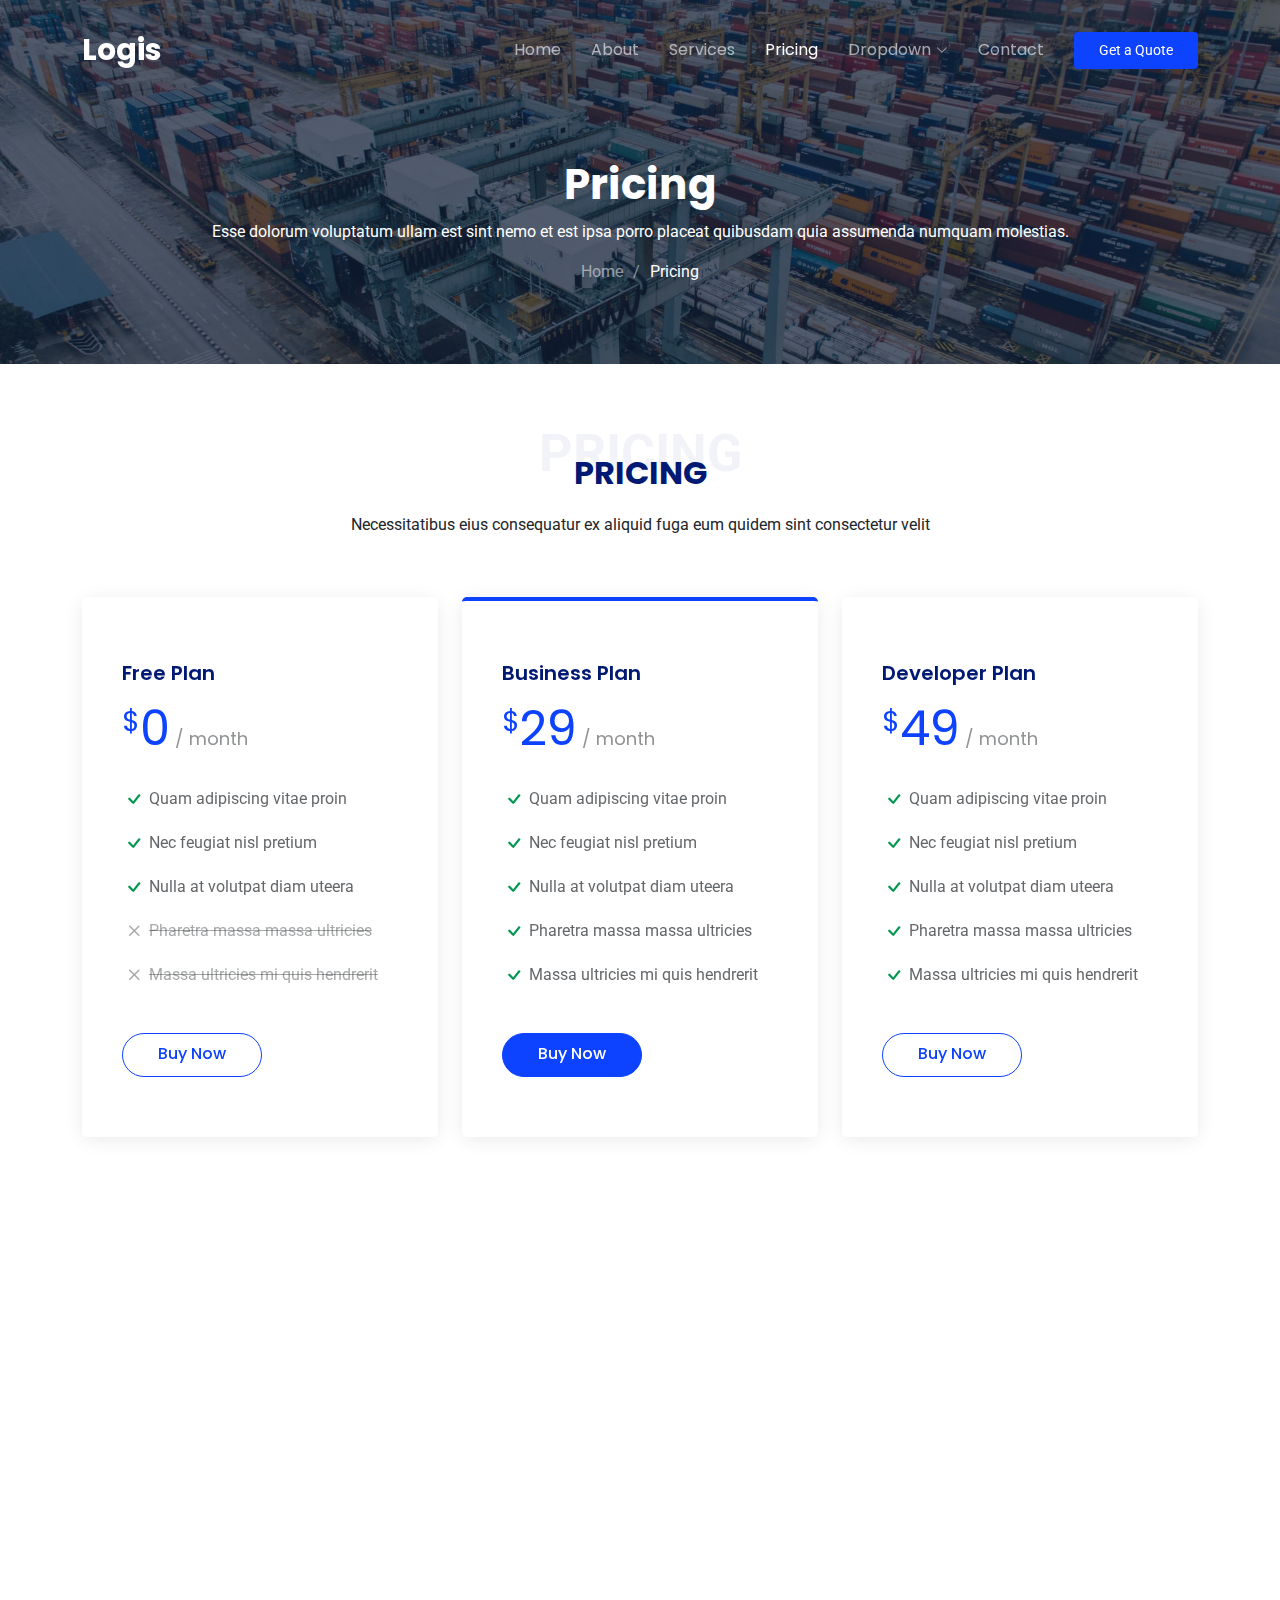
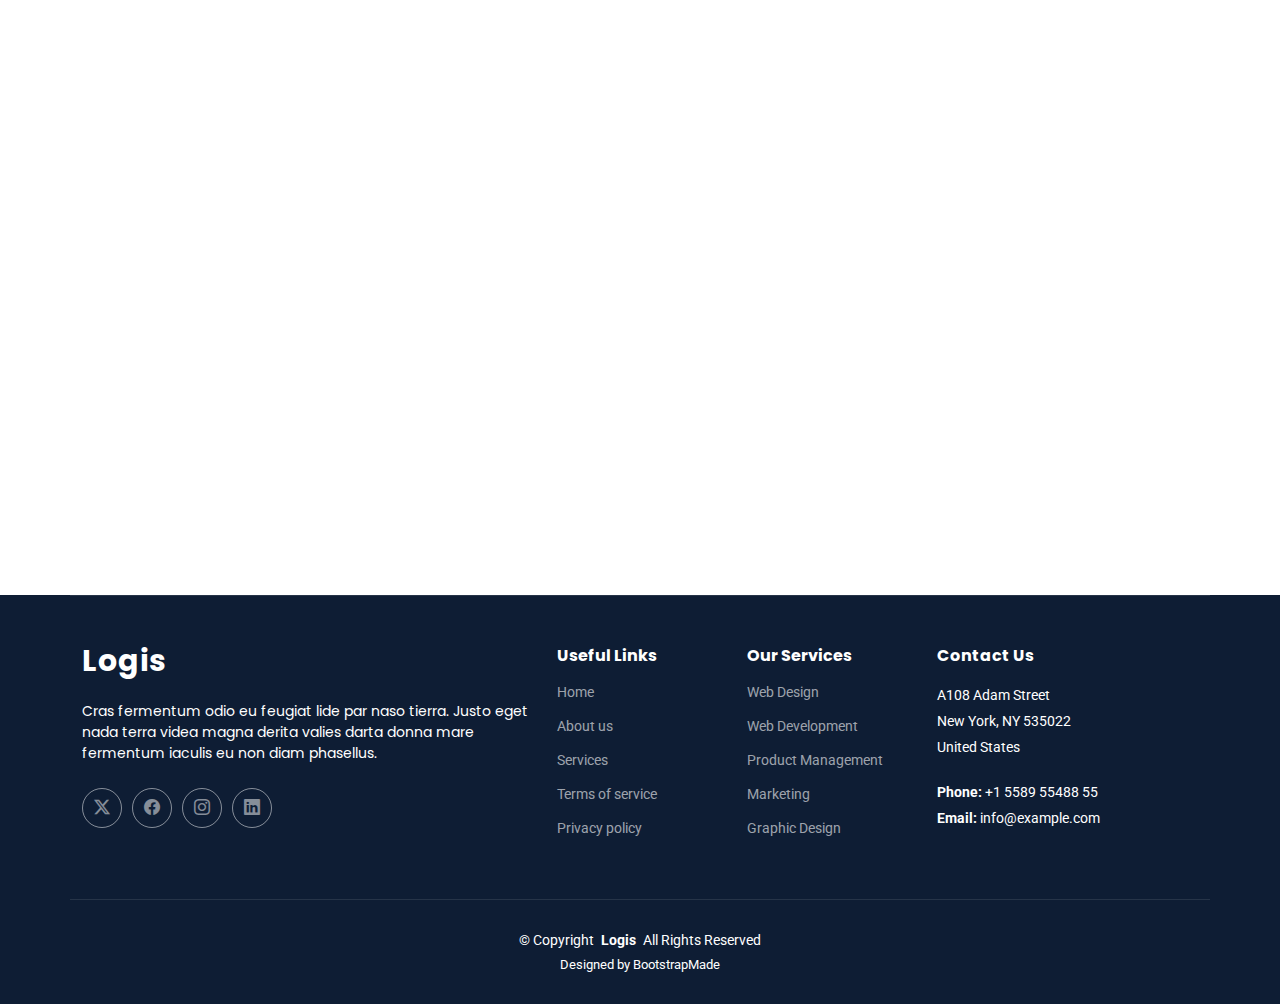
<file: pricing.html>
<!DOCTYPE html>
<html lang="en">

<head>
  <meta charset="utf-8">
  <meta content="width=device-width, initial-scale=1.0" name="viewport">
  <title>Pricing - Logis Bootstrap Template</title>
  <meta name="description" content="">
  <meta name="keywords" content="">

  <!-- Favicons -->
  <link href="assets/img/favicon.png" rel="icon">
  <link href="assets/img/apple-touch-icon.png" rel="apple-touch-icon">

  <!-- Fonts -->
  <link href="https://fonts.googleapis.com" rel="preconnect">
  <link href="https://fonts.gstatic.com" rel="preconnect" crossorigin>
  <link href="https://fonts.googleapis.com/css2?family=Roboto:ital,wght@0,100;0,300;0,400;0,500;0,700;0,900;1,100;1,300;1,400;1,500;1,700;1,900&family=Poppins:ital,wght@0,100;0,200;0,300;0,400;0,500;0,600;0,700;0,800;0,900;1,100;1,200;1,300;1,400;1,500;1,600;1,700;1,800;1,900&display=swap" rel="stylesheet">

  <!-- Vendor CSS Files -->
  <link href="assets/vendor/bootstrap/css/bootstrap.min.css" rel="stylesheet">
  <link href="assets/vendor/bootstrap-icons/bootstrap-icons.css" rel="stylesheet">
  <link href="assets/vendor/aos/aos.css" rel="stylesheet">
  <link href="assets/vendor/fontawesome-free/css/all.min.css" rel="stylesheet">
  <link href="assets/vendor/glightbox/css/glightbox.min.css" rel="stylesheet">
  <link href="assets/vendor/swiper/swiper-bundle.min.css" rel="stylesheet">

  <!-- Main CSS File -->
  <link href="assets/css/main.css" rel="stylesheet">

  <!-- =======================================================
  * Template Name: Logis
  * Template URL: https://bootstrapmade.com/logis-bootstrap-logistics-website-template/
  * Updated: Aug 07 2024 with Bootstrap v5.3.3
  * Author: BootstrapMade.com
  * License: https://bootstrapmade.com/license/
  ======================================================== -->
</head>

<body class="pricing-page">

  <header id="header" class="header d-flex align-items-center fixed-top">
    <div class="container-fluid container-xl position-relative d-flex align-items-center">

      <a href="index.html" class="logo d-flex align-items-center me-auto">
        <!-- Uncomment the line below if you also wish to use an image logo -->
        <!-- <img src="assets/img/logo.png" alt=""> -->
        <h1 class="sitename">Logis</h1>
      </a>

      <nav id="navmenu" class="navmenu">
        <ul>
          <li><a href="index.html">Home<br></a></li>
          <li><a href="about.html">About</a></li>
          <li><a href="services.html">Services</a></li>
          <li><a href="pricing.html" class="active">Pricing</a></li>
          <li class="dropdown"><a href="#"><span>Dropdown</span> <i class="bi bi-chevron-down toggle-dropdown"></i></a>
            <ul>
              <li><a href="#">Dropdown 1</a></li>
              <li class="dropdown"><a href="#"><span>Deep Dropdown</span> <i class="bi bi-chevron-down toggle-dropdown"></i></a>
                <ul>
                  <li><a href="#">Deep Dropdown 1</a></li>
                  <li><a href="#">Deep Dropdown 2</a></li>
                  <li><a href="#">Deep Dropdown 3</a></li>
                  <li><a href="#">Deep Dropdown 4</a></li>
                  <li><a href="#">Deep Dropdown 5</a></li>
                </ul>
              </li>
              <li><a href="#">Dropdown 2</a></li>
              <li><a href="#">Dropdown 3</a></li>
              <li><a href="#">Dropdown 4</a></li>
            </ul>
          </li>
          <li><a href="contact.html">Contact</a></li>
        </ul>
        <i class="mobile-nav-toggle d-xl-none bi bi-list"></i>
      </nav>

      <a class="btn-getstarted" href="get-a-quote.html">Get a Quote</a>

    </div>
  </header>

  <main class="main">

    <!-- Page Title -->
    <div class="page-title dark-background" data-aos="fade" style="background-image: url(assets/img/page-title-bg.jpg);">
      <div class="container position-relative">
        <h1>Pricing</h1>
        <p>Esse dolorum voluptatum ullam est sint nemo et est ipsa porro placeat quibusdam quia assumenda numquam molestias.</p>
        <nav class="breadcrumbs">
          <ol>
            <li><a href="index.html">Home</a></li>
            <li class="current">Pricing</li>
          </ol>
        </nav>
      </div>
    </div><!-- End Page Title -->

    <!-- Pricing Section -->
    <section id="pricing" class="pricing section">

      <!-- Section Title -->
      <div class="container section-title" data-aos="fade-up">
        <span>Pricing</span>
        <h2>Pricing</h2>
        <p>Necessitatibus eius consequatur ex aliquid fuga eum quidem sint consectetur velit</p>
      </div><!-- End Section Title -->

      <div class="container">

        <div class="row gy-4">

          <div class="col-lg-4" data-aos="zoom-in" data-aos-delay="100">
            <div class="pricing-item">
              <h3>Free Plan</h3>
              <h4><sup>$</sup>0<span> / month</span></h4>
              <ul>
                <li><i class="bi bi-check"></i> <span>Quam adipiscing vitae proin</span></li>
                <li><i class="bi bi-check"></i> <span>Nec feugiat nisl pretium</span></li>
                <li><i class="bi bi-check"></i> <span>Nulla at volutpat diam uteera</span></li>
                <li class="na"><i class="bi bi-x"></i> <span>Pharetra massa massa ultricies</span></li>
                <li class="na"><i class="bi bi-x"></i> <span>Massa ultricies mi quis hendrerit</span></li>
              </ul>
              <a href="#" class="buy-btn">Buy Now</a>
            </div>
          </div><!-- End Pricing Item -->

          <div class="col-lg-4" data-aos="zoom-in" data-aos-delay="200">
            <div class="pricing-item featured">
              <h3>Business Plan</h3>
              <h4><sup>$</sup>29<span> / month</span></h4>
              <ul>
                <li><i class="bi bi-check"></i> <span>Quam adipiscing vitae proin</span></li>
                <li><i class="bi bi-check"></i> <span>Nec feugiat nisl pretium</span></li>
                <li><i class="bi bi-check"></i> <span>Nulla at volutpat diam uteera</span></li>
                <li><i class="bi bi-check"></i> <span>Pharetra massa massa ultricies</span></li>
                <li><i class="bi bi-check"></i> <span>Massa ultricies mi quis hendrerit</span></li>
              </ul>
              <a href="#" class="buy-btn">Buy Now</a>
            </div>
          </div><!-- End Pricing Item -->

          <div class="col-lg-4" data-aos="zoom-in" data-aos-delay="300">
            <div class="pricing-item">
              <h3>Developer Plan</h3>
              <h4><sup>$</sup>49<span> / month</span></h4>
              <ul>
                <li><i class="bi bi-check"></i> <span>Quam adipiscing vitae proin</span></li>
                <li><i class="bi bi-check"></i> <span>Nec feugiat nisl pretium</span></li>
                <li><i class="bi bi-check"></i> <span>Nulla at volutpat diam uteera</span></li>
                <li><i class="bi bi-check"></i> <span>Pharetra massa massa ultricies</span></li>
                <li><i class="bi bi-check"></i> <span>Massa ultricies mi quis hendrerit</span></li>
              </ul>
              <a href="#" class="buy-btn">Buy Now</a>
            </div>
          </div><!-- End Pricing Item -->

        </div>

      </div>

    </section><!-- /Pricing Section -->

    <!-- Alt Pricing Section -->
    <section id="alt-pricing" class="alt-pricing section">

      <!-- Section Title -->
      <div class="container section-title" data-aos="fade-up">
        <span>Alt Pricing<br></span>
        <h2>Alt Pricing</h2>
        <p>Necessitatibus eius consequatur ex aliquid fuga eum quidem sint consectetur velit</p>
      </div><!-- End Section Title -->

      <div class="container">

        <div class="row gy-4 pricing-item" data-aos="fade-up" data-aos-delay="100">
          <div class="col-lg-3 d-flex align-items-center justify-content-center">
            <h3>Free Plan</h3>
          </div>
          <div class="col-lg-3 d-flex align-items-center justify-content-center">
            <h4><sup>$</sup>0<span> / month</span></h4>
          </div>
          <div class="col-lg-3 d-flex align-items-center justify-content-center">
            <ul>
              <li><i class="bi bi-check"></i> <span>Quam adipiscing vitae proin</span></li>
              <li><i class="bi bi-check"></i> <span>Nulla at volutpat diam uteera</span></li>
              <li class="na"><i class="bi bi-x"></i> <span>Pharetra massa massa ultricies</span></li>
            </ul>
          </div>
          <div class="col-lg-3 d-flex align-items-center justify-content-center">
            <div class="text-center"><a href="#" class="buy-btn">Buy Now</a></div>
          </div>
        </div><!-- End Pricing Item -->

        <div class="row gy-4 pricing-item featured mt-4" data-aos="fade-up" data-aos-delay="200">
          <div class="col-lg-3 d-flex align-items-center justify-content-center">
            <h3>Business Plan</h3>
          </div>
          <div class="col-lg-3 d-flex align-items-center justify-content-center">
            <h4><sup>$</sup>29<span> / month</span></h4>
          </div>
          <div class="col-lg-3 d-flex align-items-center justify-content-center">
            <ul>
              <li><i class="bi bi-check"></i> <span>Quam adipiscing vitae proin</span></li>
              <li><i class="bi bi-check"></i> <strong>Nec feugiat nisl pretium</strong></li>
              <li><i class="bi bi-check"></i> <span>Nulla at volutpat diam uteera</span></li>
            </ul>
          </div>
          <div class="col-lg-3 d-flex align-items-center justify-content-center">
            <div class="text-center"><a href="#" class="buy-btn">Buy Now</a></div>
          </div>
        </div><!-- End Pricing Item -->

        <div class="row gy-4 pricing-item mt-4" data-aos="fade-up" data-aos-delay="300">
          <div class="col-lg-3 d-flex align-items-center justify-content-center">
            <h3>Developer Plan</h3>
          </div>
          <div class="col-lg-3 d-flex align-items-center justify-content-center">
            <h4><sup>$</sup>49<span> / month</span></h4>
          </div>
          <div class="col-lg-3 d-flex align-items-center justify-content-center">
            <ul>
              <li><i class="bi bi-check"></i> <span>Quam adipiscing vitae proin</span></li>
              <li><i class="bi bi-check"></i> <span>Nec feugiat nisl pretium</span></li>
              <li><i class="bi bi-check"></i> <span>Nulla at volutpat diam uteera</span></li>
            </ul>
          </div>
          <div class="col-lg-3 d-flex align-items-center justify-content-center">
            <div class="text-center"><a href="#" class="buy-btn">Buy Now</a></div>
          </div>
        </div><!-- End Pricing Item -->

      </div>

    </section><!-- /Alt Pricing Section -->

  </main>

  <footer id="footer" class="footer dark-background">

    <div class="container footer-top">
      <div class="row gy-4">
        <div class="col-lg-5 col-md-12 footer-about">
          <a href="index.html" class="logo d-flex align-items-center">
            <span class="sitename">Logis</span>
          </a>
          <p>Cras fermentum odio eu feugiat lide par naso tierra. Justo eget nada terra videa magna derita valies darta donna mare fermentum iaculis eu non diam phasellus.</p>
          <div class="social-links d-flex mt-4">
            <a href=""><i class="bi bi-twitter-x"></i></a>
            <a href=""><i class="bi bi-facebook"></i></a>
            <a href=""><i class="bi bi-instagram"></i></a>
            <a href=""><i class="bi bi-linkedin"></i></a>
          </div>
        </div>

        <div class="col-lg-2 col-6 footer-links">
          <h4>Useful Links</h4>
          <ul>
            <li><a href="#">Home</a></li>
            <li><a href="#">About us</a></li>
            <li><a href="#">Services</a></li>
            <li><a href="#">Terms of service</a></li>
            <li><a href="#">Privacy policy</a></li>
          </ul>
        </div>

        <div class="col-lg-2 col-6 footer-links">
          <h4>Our Services</h4>
          <ul>
            <li><a href="#">Web Design</a></li>
            <li><a href="#">Web Development</a></li>
            <li><a href="#">Product Management</a></li>
            <li><a href="#">Marketing</a></li>
            <li><a href="#">Graphic Design</a></li>
          </ul>
        </div>

        <div class="col-lg-3 col-md-12 footer-contact text-center text-md-start">
          <h4>Contact Us</h4>
          <p>A108 Adam Street</p>
          <p>New York, NY 535022</p>
          <p>United States</p>
          <p class="mt-4"><strong>Phone:</strong> <span>+1 5589 55488 55</span></p>
          <p><strong>Email:</strong> <span>info@example.com</span></p>
        </div>

      </div>
    </div>

    <div class="container copyright text-center mt-4">
      <p>© <span>Copyright</span> <strong class="px-1 sitename">Logis</strong> <span>All Rights Reserved</span></p>
      <div class="credits">
        <!-- All the links in the footer should remain intact. -->
        <!-- You can delete the links only if you've purchased the pro version. -->
        <!-- Licensing information: https://bootstrapmade.com/license/ -->
        <!-- Purchase the pro version with working PHP/AJAX contact form: [buy-url] -->
        Designed by <a href="https://bootstrapmade.com/">BootstrapMade</a>
      </div>
    </div>

  </footer>

  <!-- Scroll Top -->
  <a href="#" id="scroll-top" class="scroll-top d-flex align-items-center justify-content-center"><i class="bi bi-arrow-up-short"></i></a>

  <!-- Preloader -->
  <div id="preloader"></div>

  <!-- Vendor JS Files -->
  <script src="assets/vendor/bootstrap/js/bootstrap.bundle.min.js"></script>
  <script src="assets/vendor/php-email-form/validate.js"></script>
  <script src="assets/vendor/aos/aos.js"></script>
  <script src="assets/vendor/purecounter/purecounter_vanilla.js"></script>
  <script src="assets/vendor/glightbox/js/glightbox.min.js"></script>
  <script src="assets/vendor/swiper/swiper-bundle.min.js"></script>

  <!-- Main JS File -->
  <script src="assets/js/main.js"></script>

</body>

</html>
</file>
<file: assets/css/main.css>
/**
* Template Name: Logis
* Template URL: https://bootstrapmade.com/logis-bootstrap-logistics-website-template/
* Updated: Aug 07 2024 with Bootstrap v5.3.3
* Author: BootstrapMade.com
* License: https://bootstrapmade.com/license/
*/

/*--------------------------------------------------------------
# Font & Color Variables
# Help: https://bootstrapmade.com/color-system/
--------------------------------------------------------------*/
/* Fonts */
:root {
  --default-font: "Roboto",  system-ui, -apple-system, "Segoe UI", Roboto, "Helvetica Neue", Arial, "Noto Sans", "Liberation Sans", sans-serif, "Apple Color Emoji", "Segoe UI Emoji", "Segoe UI Symbol", "Noto Color Emoji";
  --heading-font: "Poppins",  sans-serif;
  --nav-font: "Poppins",  sans-serif;
}

/* Global Colors - The following color variables are used throughout the website. Updating them here will change the color scheme of the entire website */
:root { 
  --background-color: #ffffff; /* Background color for the entire website, including individual sections */
  --default-color: #212529; /* Default color used for the majority of the text content across the entire website */
  --heading-color: #001973; /* Color for headings, subheadings and title throughout the website */
  --accent-color: #0d42ff; /* Accent color that represents your brand on the website. It's used for buttons, links, and other elements that need to stand out */
  --surface-color: #ffffff; /* The surface color is used as a background of boxed elements within sections, such as cards, icon boxes, or other elements that require a visual separation from the global background. */
  --contrast-color: #ffffff; /* Contrast color for text, ensuring readability against backgrounds of accent, heading, or default colors. */
}

/* Nav Menu Colors - The following color variables are used specifically for the navigation menu. They are separate from the global colors to allow for more customization options */
:root {
  --nav-color: rgba(255, 255, 255, 0.6);  /* The default color of the main navmenu links */
  --nav-hover-color: #ffffff; /* Applied to main navmenu links when they are hovered over or active */
  --nav-mobile-background-color: #ffffff; /* Used as the background color for mobile navigation menu */
  --nav-dropdown-background-color: #ffffff; /* Used as the background color for dropdown items that appear when hovering over primary navigation items */
  --nav-dropdown-color: #212529; /* Used for navigation links of the dropdown items in the navigation menu. */
  --nav-dropdown-hover-color: #0d42ff; /* Similar to --nav-hover-color, this color is applied to dropdown navigation links when they are hovered over. */
}

/* Color Presets - These classes override global colors when applied to any section or element, providing reuse of the sam color scheme. */

.light-background {
  --background-color: #f7f9fc;
  --surface-color: #ffffff;
}

.dark-background {
  --background-color: #0e1d34;
  --default-color: #ffffff;
  --heading-color: #ffffff;
  --surface-color: #19335c;
  --contrast-color: #ffffff;
}

/* Smooth scroll */
:root {
  scroll-behavior: smooth;
}

/*--------------------------------------------------------------
# General Styling & Shared Classes
--------------------------------------------------------------*/
body {
  color: var(--default-color);
  background-color: var(--background-color);
  font-family: var(--default-font);
}

a {
  color: var(--accent-color);
  text-decoration: none;
  transition: 0.3s;
}

a:hover {
  color: color-mix(in srgb, var(--accent-color), transparent 25%);
  text-decoration: none;
}

h1,
h2,
h3,
h4,
h5,
h6 {
  color: var(--heading-color);
  font-family: var(--heading-font);
}

/* Pulsating Play Button
------------------------------*/
.pulsating-play-btn {
  width: 94px;
  height: 94px;
  background: radial-gradient(var(--accent-color) 50%, color-mix(in srgb, var(--accent-color), transparent 75%) 52%);
  border-radius: 50%;
  display: block;
  position: relative;
  overflow: hidden;
}

.pulsating-play-btn:before {
  content: "";
  position: absolute;
  width: 120px;
  height: 120px;
  animation-delay: 0s;
  animation: pulsate-play-btn 2s;
  animation-direction: forwards;
  animation-iteration-count: infinite;
  animation-timing-function: steps;
  opacity: 1;
  border-radius: 50%;
  border: 5px solid color-mix(in srgb, var(--accent-color), transparent 30%);
  top: -15%;
  left: -15%;
  background: rgba(198, 16, 0, 0);
}

.pulsating-play-btn:after {
  content: "";
  position: absolute;
  left: 50%;
  top: 50%;
  transform: translateX(-40%) translateY(-50%);
  width: 0;
  height: 0;
  border-top: 10px solid transparent;
  border-bottom: 10px solid transparent;
  border-left: 15px solid #fff;
  z-index: 100;
  transition: all 400ms cubic-bezier(0.55, 0.055, 0.675, 0.19);
}

.pulsating-play-btn:hover:before {
  content: "";
  position: absolute;
  left: 50%;
  top: 50%;
  transform: translateX(-40%) translateY(-50%);
  width: 0;
  height: 0;
  border: none;
  border-top: 10px solid transparent;
  border-bottom: 10px solid transparent;
  border-left: 15px solid #fff;
  z-index: 200;
  animation: none;
  border-radius: 0;
}

.pulsating-play-btn:hover:after {
  border-left: 15px solid var(--accent-color);
  transform: scale(20);
}

@keyframes pulsate-play-btn {
  0% {
    transform: scale(0.6, 0.6);
    opacity: 1;
  }

  100% {
    transform: scale(1, 1);
    opacity: 0;
  }
}

/* PHP Email Form Messages
------------------------------*/
.php-email-form .error-message {
  display: none;
  background: #df1529;
  color: #ffffff;
  text-align: left;
  padding: 15px;
  margin-bottom: 24px;
  font-weight: 600;
}

.php-email-form .sent-message {
  display: none;
  color: #ffffff;
  background: #059652;
  text-align: center;
  padding: 15px;
  margin-bottom: 24px;
  font-weight: 600;
}

.php-email-form .loading {
  display: none;
  background: var(--surface-color);
  text-align: center;
  padding: 15px;
  margin-bottom: 24px;
}

.php-email-form .loading:before {
  content: "";
  display: inline-block;
  border-radius: 50%;
  width: 24px;
  height: 24px;
  margin: 0 10px -6px 0;
  border: 3px solid var(--accent-color);
  border-top-color: var(--surface-color);
  animation: php-email-form-loading 1s linear infinite;
}

@keyframes php-email-form-loading {
  0% {
    transform: rotate(0deg);
  }

  100% {
    transform: rotate(360deg);
  }
}

/*--------------------------------------------------------------
# Global Header
--------------------------------------------------------------*/
.header {
  --background-color: rgba(255, 255, 255, 0);
  --heading-color: #ffffff;
  color: var(--default-color);
  background-color: var(--background-color);
  padding: 20px 0;
  transition: all 0.5s;
  z-index: 997;
}

.header .logo {
  line-height: 1;
}

.header .logo img {
  max-height: 36px;
  margin-right: 8px;
}

.header .logo h1 {
  font-size: 30px;
  margin: 0;
  font-weight: 700;
  color: var(--heading-color);
}

.header .btn-getstarted,
.header .btn-getstarted:focus {
  color: var(--contrast-color);
  background: var(--accent-color);
  font-size: 14px;
  padding: 8px 25px;
  margin: 0 0 0 30px;
  border-radius: 4px;
  transition: 0.3s;
}

.header .btn-getstarted:hover,
.header .btn-getstarted:focus:hover {
  color: var(--contrast-color);
  background: color-mix(in srgb, var(--accent-color), transparent 15%);
}

@media (max-width: 1200px) {
  .header .logo {
    order: 1;
  }

  .header .btn-getstarted {
    order: 2;
    margin: 0 15px 0 0;
    padding: 6px 15px;
  }

  .header .navmenu {
    order: 3;
  }
}

.scrolled .header {
  padding: 10px 0;
  box-shadow: 0px 0 18px rgba(0, 0, 0, 0.1);
}

/* Global Header on Scroll
------------------------------*/
.scrolled .header {
  --background-color: rgba(14, 29, 52, 0.9);
}

/*--------------------------------------------------------------
# Navigation Menu
--------------------------------------------------------------*/
/* Navmenu - Desktop */
@media (min-width: 1200px) {
  .navmenu {
    padding: 0;
  }

  .navmenu ul {
    margin: 0;
    padding: 0;
    display: flex;
    list-style: none;
    align-items: center;
  }

  .navmenu li {
    position: relative;
  }

  .navmenu a,
  .navmenu a:focus {
    color: var(--nav-color);
    padding: 18px 15px;
    font-size: 16px;
    font-family: var(--nav-font);
    font-weight: 400;
    display: flex;
    align-items: center;
    justify-content: space-between;
    white-space: nowrap;
    transition: 0.3s;
  }

  .navmenu a i,
  .navmenu a:focus i {
    font-size: 12px;
    line-height: 0;
    margin-left: 5px;
    transition: 0.3s;
  }

  .navmenu li:last-child a {
    padding-right: 0;
  }

  .navmenu li:hover>a,
  .navmenu .active,
  .navmenu .active:focus {
    color: var(--nav-hover-color);
  }

  .navmenu .dropdown ul {
    margin: 0;
    padding: 10px 0;
    background: var(--nav-dropdown-background-color);
    display: block;
    position: absolute;
    visibility: hidden;
    left: 14px;
    top: 130%;
    opacity: 0;
    transition: 0.3s;
    border-radius: 4px;
    z-index: 99;
    box-shadow: 0px 0px 30px rgba(0, 0, 0, 0.1);
  }

  .navmenu .dropdown ul li {
    min-width: 200px;
  }

  .navmenu .dropdown ul a {
    padding: 10px 20px;
    font-size: 15px;
    text-transform: none;
    color: var(--nav-dropdown-color);
  }

  .navmenu .dropdown ul a i {
    font-size: 12px;
  }

  .navmenu .dropdown ul a:hover,
  .navmenu .dropdown ul .active:hover,
  .navmenu .dropdown ul li:hover>a {
    color: var(--nav-dropdown-hover-color);
  }

  .navmenu .dropdown:hover>ul {
    opacity: 1;
    top: 100%;
    visibility: visible;
  }

  .navmenu .dropdown .dropdown ul {
    top: 0;
    left: -90%;
    visibility: hidden;
  }

  .navmenu .dropdown .dropdown:hover>ul {
    opacity: 1;
    top: 0;
    left: -100%;
    visibility: visible;
  }
}

/* Navmenu - Mobile */
@media (max-width: 1199px) {
  .mobile-nav-toggle {
    color: var(--nav-color);
    font-size: 28px;
    line-height: 0;
    margin-right: 10px;
    cursor: pointer;
    transition: color 0.3s;
  }

  .navmenu {
    padding: 0;
    z-index: 9997;
  }

  .navmenu ul {
    display: none;
    list-style: none;
    position: absolute;
    inset: 60px 20px 20px 20px;
    padding: 10px 0;
    margin: 0;
    border-radius: 6px;
    background-color: var(--nav-mobile-background-color);
    overflow-y: auto;
    transition: 0.3s;
    z-index: 9998;
    box-shadow: 0px 0px 30px rgba(0, 0, 0, 0.1);
  }

  .navmenu a,
  .navmenu a:focus {
    color: var(--nav-dropdown-color);
    padding: 10px 20px;
    font-family: var(--nav-font);
    font-size: 17px;
    font-weight: 500;
    display: flex;
    align-items: center;
    justify-content: space-between;
    white-space: nowrap;
    transition: 0.3s;
  }

  .navmenu a i,
  .navmenu a:focus i {
    font-size: 12px;
    line-height: 0;
    margin-left: 5px;
    width: 30px;
    height: 30px;
    display: flex;
    align-items: center;
    justify-content: center;
    border-radius: 50%;
    transition: 0.3s;
    background-color: color-mix(in srgb, var(--accent-color), transparent 90%);
  }

  .navmenu a i:hover,
  .navmenu a:focus i:hover {
    background-color: var(--accent-color);
    color: var(--contrast-color);
  }

  .navmenu a:hover,
  .navmenu .active,
  .navmenu .active:focus {
    color: var(--nav-dropdown-hover-color);
  }

  .navmenu .active i,
  .navmenu .active:focus i {
    background-color: var(--accent-color);
    color: var(--contrast-color);
    transform: rotate(180deg);
  }

  .navmenu .dropdown ul {
    position: static;
    display: none;
    z-index: 99;
    padding: 10px 0;
    margin: 10px 20px;
    background-color: var(--nav-dropdown-background-color);
    border: 1px solid color-mix(in srgb, var(--default-color), transparent 90%);
    box-shadow: none;
    transition: all 0.5s ease-in-out;
  }

  .navmenu .dropdown ul ul {
    background-color: rgba(33, 37, 41, 0.1);
  }

  .navmenu .dropdown>.dropdown-active {
    display: block;
    background-color: rgba(33, 37, 41, 0.03);
  }

  .mobile-nav-active {
    overflow: hidden;
  }

  .mobile-nav-active .mobile-nav-toggle {
    color: #fff;
    position: absolute;
    font-size: 32px;
    top: 15px;
    right: 15px;
    margin-right: 0;
    z-index: 9999;
  }

  .mobile-nav-active .navmenu {
    position: fixed;
    overflow: hidden;
    inset: 0;
    background: rgba(33, 37, 41, 0.8);
    transition: 0.3s;
  }

  .mobile-nav-active .navmenu>ul {
    display: block;
  }
}

/*--------------------------------------------------------------
# Global Footer
--------------------------------------------------------------*/
.footer {
  color: var(--default-color);
  background-color: var(--background-color);
  font-size: 14px;
  position: relative;
}

.footer .footer-top {
  padding-top: 50px;
  border-top: 1px solid color-mix(in srgb, var(--default-color), transparent 90%);
}

.footer .footer-about .logo {
  line-height: 1;
  margin-bottom: 25px;
}

.footer .footer-about .logo img {
  max-height: 40px;
  margin-right: 6px;
}

.footer .footer-about .logo span {
  color: var(--heading-color);
  font-size: 30px;
  font-weight: 700;
  letter-spacing: 1px;
  font-family: var(--heading-font);
}

.footer .footer-about p {
  font-size: 14px;
  font-family: var(--heading-font);
}

.footer .social-links a {
  display: flex;
  align-items: center;
  justify-content: center;
  width: 40px;
  height: 40px;
  border-radius: 50%;
  border: 1px solid color-mix(in srgb, var(--default-color), transparent 50%);
  font-size: 16px;
  color: color-mix(in srgb, var(--default-color), transparent 50%);
  margin-right: 10px;
  transition: 0.3s;
}

.footer .social-links a:hover {
  color: var(--default-color);
  border-color: var(--default-color);
}

.footer h4 {
  font-size: 16px;
  font-weight: bold;
  position: relative;
  padding-bottom: 12px;
}

.footer .footer-links {
  margin-bottom: 30px;
}

.footer .footer-links ul {
  list-style: none;
  padding: 0;
  margin: 0;
}

.footer .footer-links ul i {
  padding-right: 2px;
  font-size: 12px;
  line-height: 0;
}

.footer .footer-links ul li {
  padding: 10px 0;
  display: flex;
  align-items: center;
}

.footer .footer-links ul li:first-child {
  padding-top: 0;
}

.footer .footer-links ul a {
  color: color-mix(in srgb, var(--default-color), transparent 40%);
  display: inline-block;
  line-height: 1;
}

.footer .footer-links ul a:hover {
  color: var(--default-color);
}

.footer .footer-contact p {
  margin-bottom: 5px;
}

.footer .copyright {
  padding-top: 30px;
  padding-bottom: 30px;
  border-top: 1px solid color-mix(in srgb, var(--heading-color), transparent 90%);
}

.footer .copyright p {
  margin-bottom: 0;
}

.footer .credits {
  margin-top: 4px;
  font-size: 13px;
}

.footer .credits a {
  color: var(--default-color);
}

/*--------------------------------------------------------------
# Preloader
--------------------------------------------------------------*/
#preloader {
  position: fixed;
  inset: 0;
  z-index: 9999;
  overflow: hidden;
  background-color: var(--background-color);
  transition: all 0.6s ease-out;
  width: 100%;
  height: 100vh;
}

#preloader:before,
#preloader:after {
  content: "";
  position: absolute;
  border: 4px solid var(--accent-color);
  border-radius: 50%;
  animation: animate-preloader 2s cubic-bezier(0, 0.2, 0.8, 1) infinite;
}

#preloader:after {
  animation-delay: -0.5s;
}

@keyframes animate-preloader {
  0% {
    width: 10px;
    height: 10px;
    top: calc(50% - 5px);
    left: calc(50% - 5px);
    opacity: 1;
  }

  100% {
    width: 72px;
    height: 72px;
    top: calc(50% - 36px);
    left: calc(50% - 36px);
    opacity: 0;
  }
}

/*--------------------------------------------------------------
# Scroll Top Button
--------------------------------------------------------------*/
.scroll-top {
  position: fixed;
  visibility: hidden;
  opacity: 0;
  right: 15px;
  bottom: 15px;
  z-index: 99999;
  background-color: var(--accent-color);
  width: 40px;
  height: 40px;
  border-radius: 4px;
  transition: all 0.4s;
}

.scroll-top i {
  font-size: 24px;
  color: var(--contrast-color);
  line-height: 0;
}

.scroll-top:hover {
  background-color: color-mix(in srgb, var(--accent-color), transparent 20%);
  color: var(--contrast-color);
}

.scroll-top.active {
  visibility: visible;
  opacity: 1;
}

/*--------------------------------------------------------------
# Disable aos animation delay on mobile devices
--------------------------------------------------------------*/
@media screen and (max-width: 768px) {
  [data-aos-delay] {
    transition-delay: 0 !important;
  }
}

/*--------------------------------------------------------------
# Global Page Titles & Breadcrumbs
--------------------------------------------------------------*/
.page-title {
  color: var(--default-color);
  background-color: var(--background-color);
  background-size: cover;
  background-position: center;
  background-repeat: no-repeat;
  padding: 160px 0 80px 0;
  text-align: center;
  position: relative;
}

.page-title:before {
  content: "";
  background-color: color-mix(in srgb, var(--background-color), transparent 30%);
  position: absolute;
  inset: 0;
}

.page-title h1 {
  font-size: 42px;
  font-weight: 700;
  margin-bottom: 10px;
}

.page-title .breadcrumbs ol {
  display: flex;
  flex-wrap: wrap;
  list-style: none;
  justify-content: center;
  padding: 0;
  margin: 0;
  font-size: 16px;
  font-weight: 400;
}

.page-title .breadcrumbs ol a {
  color: color-mix(in srgb, var(--default-color), transparent 50%);
}

.page-title .breadcrumbs ol a:hover {
  color: var(--contrast-color);
}

.page-title .breadcrumbs ol li+li {
  padding-left: 10px;
}

.page-title .breadcrumbs ol li+li::before {
  content: "/";
  display: inline-block;
  padding-right: 10px;
  color: color-mix(in srgb, var(--default-color), transparent 50%);
}

/*--------------------------------------------------------------
# Global Sections
--------------------------------------------------------------*/
section,
.section {
  color: var(--default-color);
  background-color: var(--background-color);
  padding: 60px 0;
  scroll-margin-top: 100px;
  overflow: clip;
}

@media (max-width: 1199px) {

  section,
  .section {
    scroll-margin-top: 66px;
  }
}

/*--------------------------------------------------------------
# Global Section Titles
--------------------------------------------------------------*/
.section-title {
  text-align: center;
  padding: 30px 0;
  margin-bottom: 30px;
  position: relative;
}

.section-title h2 {
  font-size: 32px;
  font-weight: 700;
  text-transform: uppercase;
  margin-bottom: 20px;
  padding-bottom: 0;
  position: relative;
  z-index: 2;
}

.section-title span {
  position: absolute;
  top: 4px;
  color: color-mix(in srgb, var(--heading-color), transparent 95%);
  left: 0;
  right: 0;
  z-index: 1;
  font-weight: 700;
  font-size: 52px;
  text-transform: uppercase;
  line-height: 1;
}

.section-title p {
  margin-bottom: 0;
  position: relative;
  z-index: 2;
}

@media (max-width: 575px) {
  .section-title h2 {
    font-size: 28px;
    margin-bottom: 15px;
  }

  .section-title span {
    font-size: 38px;
  }
}

/*--------------------------------------------------------------
# Hero Section
--------------------------------------------------------------*/
.hero {
  width: 100%;
  min-height: 50vh;
  position: relative;
  padding: 120px 0 60px 0;
}

.hero .hero-bg {
  position: absolute;
  inset: 0;
  display: block;
  width: 100%;
  height: 100%;
  object-fit: cover;
  z-index: 1;
}

.hero .container {
  position: relative;
  z-index: 3;
}

.hero h2 {
  margin-bottom: 20px;
  padding: 0;
  font-size: 40px;
  font-weight: 700;
}

@media (max-width: 575px) {
  .hero h2 {
    font-size: 30px;
  }
}

.hero p {
  font-size: 15px;
  font-weight: 400;
  margin-bottom: 40px;
}

.hero form {
  background: color-mix(in srgb, var(--default-color) 5%, white 90%);
  padding: 10px;
  border-radius: 10px;
}

.hero form .form-control {
  padding-top: 18px;
  padding-bottom: 18px;
  padding-left: 20px;
  padding-right: 20px;
  border: none;
  margin-right: 10px;
  border: none !important;
  background: none !important;
}

.hero form .form-control:hover,
.hero form .form-control:focus {
  outline: none;
  box-shadow: none;
}

.hero form .btn-primary {
  color: var(--contrast-color);
  background-color: var(--accent-color);
  flex-shrink: 0;
  padding: 0 25px;
}

.hero form .btn-primary:hover {
  background-color: color-mix(in srgb, var(--accent-color), transparent 15%);
}

.hero .stats-item {
  padding: 30px;
  width: 100%;
}

.hero .stats-item span {
  font-size: 32px;
  display: block;
  font-weight: 700;
  margin-bottom: 15px;
  padding-bottom: 15px;
  position: relative;
}

.hero .stats-item span:after {
  content: "";
  position: absolute;
  display: block;
  width: 20px;
  height: 3px;
  background: var(--accent-color);
  left: 0;
  right: 0;
  bottom: 0;
  margin: auto;
}

.hero .stats-item p {
  padding: 0;
  margin: 0;
  font-family: var(--heading-font);
  font-size: 15px;
  font-weight: 600;
}

/*--------------------------------------------------------------
# Featured Services Section
--------------------------------------------------------------*/
.featured-services .service-item {
  position: relative;
  height: 100%;
  margin-bottom: 30px;
}

.featured-services .service-item .icon {
  margin-right: 20px;
}

.featured-services .service-item .icon i {
  color: var(--accent-color);
  font-size: 40px;
  transition: 0.3s;
}

.featured-services .service-item:hover .icon i {
  color: var(--accent-color);
}

.featured-services .service-item .title {
  color: var(--heading-color);
  font-weight: 700;
  margin-bottom: 10px;
  font-size: 20px;
  transition: 0.3s;
}

.featured-services .service-item .description {
  font-size: 15px;
  color: color-mix(in srgb, var(--default-color), transparent 30%);
  margin-bottom: 10px;
}

.featured-services .service-item .readmore {
  display: flex;
  align-items: center;
  color: color-mix(in srgb, var(--default-color), transparent 30%);
  transition: 0.3s;
  font-weight: 700;
  font-size: 14px;
}

.featured-services .service-item .readmore i {
  margin-left: 8px;
}

.featured-services .service-item:hover .title,
.featured-services .service-item:hover .readmore,
.featured-services .service-item:hover .icon i {
  color: var(--accent-color);
}

/*--------------------------------------------------------------
# About Section
--------------------------------------------------------------*/
.about .content h3 {
  font-size: 2rem;
  font-weight: 700;
}

.about .content ul {
  list-style: none;
  padding: 0;
}

.about .content ul li {
  display: flex;
  align-items: flex-start;
  margin-top: 40px;
}

.about .content ul i {
  flex-shrink: 0;
  font-size: 48px;
  color: var(--accent-color);
  margin-right: 20px;
  line-height: 0;
}

.about .content ul h5 {
  font-size: 18px;
  font-weight: 700;
}

.about .content ul p {
  font-size: 15px;
}

.about .content p:last-child {
  margin-bottom: 0;
}

.about .pulsating-play-btn {
  position: absolute;
  left: calc(50% - 47px);
  top: calc(50% - 47px);
}

/*--------------------------------------------------------------
# Services Section
--------------------------------------------------------------*/
.services .card {
  background-color: var(--surface-color);
  color: var(--default-color);
  border: 1px solid color-mix(in srgb, var(--default-color), transparent 85%);
  position: relative;
  border-radius: 0;
  height: 100%;
}

.services .card .card-img {
  overflow: hidden;
  margin-bottom: 15px;
  border-radius: 0;
}

.services .card .card-img img {
  transition: 0.3s ease-in-out;
}

.services .card h3 {
  font-weight: 700;
  font-size: 18px;
  margin-bottom: 5px;
  padding: 10px 30px;
  text-transform: uppercase;
}

.services .card a {
  color: var(--heading-color);
  transition: 0.3;
}

.services .card a:hover {
  color: var(--accent-color);
}

.services .card p {
  padding: 0 30px;
  margin-bottom: 30px;
  color: color-mix(in srgb, var(--default-color), transparent 40%);
  font-size: 15px;
}

.services .card:hover .card-img img {
  transform: scale(1.1);
}

/*--------------------------------------------------------------
# Call To Action Section
--------------------------------------------------------------*/
.call-to-action {
  padding: 80px 0;
  position: relative;
  clip-path: inset(0);
}

.call-to-action img {
  position: fixed;
  top: 0;
  left: 0;
  display: block;
  width: 100%;
  height: 100%;
  object-fit: cover;
  z-index: 1;
}

.call-to-action:before {
  content: "";
  background: color-mix(in srgb, var(--background-color), transparent 20%);
  position: absolute;
  inset: 0;
  z-index: 2;
}

.call-to-action .container {
  position: relative;
  z-index: 3;
}

.call-to-action h3 {
  font-size: 28px;
  font-weight: 700;
  color: var(--default-color);
}

.call-to-action p {
  color: var(--default-color);
}

.call-to-action .cta-btn {
  font-family: var(--heading-font);
  font-weight: 500;
  font-size: 16px;
  letter-spacing: 1px;
  display: inline-block;
  padding: 12px 40px;
  border-radius: 5px;
  transition: 0.5s;
  margin: 10px;
  border: 2px solid var(--contrast-color);
  color: var(--contrast-color);
}

.call-to-action .cta-btn:hover {
  background: var(--accent-color);
  border: 2px solid var(--accent-color);
}

/*--------------------------------------------------------------
# Features Section
--------------------------------------------------------------*/
.features .features-item {
  color: color-mix(in srgb, var(--default-color), transparent 20%);
}

.features .features-item+.features-item {
  margin-top: 100px;
}

@media (max-width: 640px) {
  .features .features-item+.features-item {
    margin-top: 40px;
  }
}

.features .features-item h3 {
  font-weight: 700;
  font-size: 26px;
}

.features .features-item ul {
  list-style: none;
  padding: 0;
}

.features .features-item ul li {
  padding-bottom: 10px;
  display: flex;
  align-items: center;
}

.features .features-item ul li:last-child {
  padding-bottom: 0;
}

.features .features-item ul i {
  font-size: 20px;
  padding-right: 4px;
  color: var(--accent-color);
}

.features .features-item p:last-child {
  margin-bottom: 0;
}

/*--------------------------------------------------------------
# Pricing Section
--------------------------------------------------------------*/
.pricing .pricing-item {
  background-color: var(--surface-color);
  box-shadow: 0 3px 20px -2px rgba(0, 0, 0, 0.1);
  border-top: 4px solid var(--background-color);
  padding: 60px 40px;
  height: 100%;
  border-radius: 5px;
}

.pricing h3 {
  font-weight: 600;
  margin-bottom: 15px;
  font-size: 20px;
}

.pricing h4 {
  color: var(--accent-color);
  font-size: 48px;
  font-weight: 400;
  font-family: var(--heading-font);
  margin-bottom: 0;
}

.pricing h4 sup {
  font-size: 28px;
}

.pricing h4 span {
  color: color-mix(in srgb, var(--default-color), transparent 50%);
  font-size: 18px;
}

.pricing ul {
  padding: 20px 0;
  list-style: none;
  color: color-mix(in srgb, var(--default-color), transparent 30%);
  text-align: left;
  line-height: 20px;
}

.pricing ul li {
  padding: 10px 0;
  display: flex;
  align-items: center;
}

.pricing ul i {
  color: #059652;
  font-size: 24px;
  padding-right: 3px;
}

.pricing ul .na {
  color: color-mix(in srgb, var(--default-color), transparent 60%);
}

.pricing ul .na i {
  color: color-mix(in srgb, var(--default-color), transparent 60%);
}

.pricing ul .na span {
  text-decoration: line-through;
}

.pricing .buy-btn {
  color: var(--accent-color);
  display: inline-block;
  padding: 8px 35px 10px 35px;
  border-radius: 50px;
  transition: none;
  font-size: 16px;
  font-weight: 500;
  font-family: var(--heading-font);
  transition: 0.3s;
  border: 1px solid var(--accent-color);
}

.pricing .buy-btn:hover {
  background: var(--accent-color);
  color: var(--contrast-color);
}

.pricing .featured {
  border-top-color: var(--accent-color);
}

.pricing .featured .buy-btn {
  background: var(--accent-color);
  color: var(--contrast-color);
}

@media (max-width: 992px) {
  .pricing .box {
    max-width: 60%;
    margin: 0 auto 30px auto;
  }
}

@media (max-width: 767px) {
  .pricing .box {
    max-width: 80%;
    margin: 0 auto 30px auto;
  }
}

@media (max-width: 420px) {
  .pricing .box {
    max-width: 100%;
    margin: 0 auto 30px auto;
  }
}

/*--------------------------------------------------------------
# Testimonials Section
--------------------------------------------------------------*/
.testimonials {
  padding: 80px 0;
  position: relative;
}

.testimonials:before {
  content: "";
  background: color-mix(in srgb, var(--background-color), transparent 30%);
  position: absolute;
  inset: 0;
  z-index: 2;
}

.testimonials .testimonials-bg {
  position: absolute;
  inset: 0;
  display: block;
  width: 100%;
  height: 100%;
  object-fit: cover;
  z-index: 1;
}

.testimonials .container {
  position: relative;
  z-index: 3;
}

.testimonials .testimonials-carousel,
.testimonials .testimonials-slider {
  overflow: hidden;
}

.testimonials .testimonial-item {
  text-align: center;
}

.testimonials .testimonial-item .testimonial-img {
  width: 100px;
  border-radius: 50%;
  border: 6px solid color-mix(in srgb, var(--default-color), transparent 85%);
  margin: 0 auto;
}

.testimonials .testimonial-item h3 {
  font-size: 20px;
  font-weight: bold;
  margin: 10px 0 5px 0;
}

.testimonials .testimonial-item h4 {
  font-size: 14px;
  margin: 0 0 15px 0;
  color: color-mix(in srgb, var(--default-color), transparent 40%);
}

.testimonials .testimonial-item .stars {
  margin-bottom: 15px;
}

.testimonials .testimonial-item .stars i {
  color: #ffc107;
  margin: 0 1px;
}

.testimonials .testimonial-item .quote-icon-left,
.testimonials .testimonial-item .quote-icon-right {
  color: color-mix(in srgb, var(--default-color), transparent 40%);
  font-size: 26px;
  line-height: 0;
}

.testimonials .testimonial-item .quote-icon-left {
  display: inline-block;
  left: -5px;
  position: relative;
}

.testimonials .testimonial-item .quote-icon-right {
  display: inline-block;
  right: -5px;
  position: relative;
  top: 10px;
  transform: scale(-1, -1);
}

.testimonials .testimonial-item p {
  font-style: italic;
  margin: 0 auto 15px auto;
}

.testimonials .swiper-wrapper {
  height: auto;
}

.testimonials .swiper-pagination {
  margin-top: 20px;
  position: relative;
}

.testimonials .swiper-pagination .swiper-pagination-bullet {
  width: 12px;
  height: 12px;
  background-color: color-mix(in srgb, var(--default-color), transparent 50%);
  opacity: 0.5;
}

.testimonials .swiper-pagination .swiper-pagination-bullet-active {
  background-color: var(--default-color);
  opacity: 1;
}

@media (min-width: 992px) {
  .testimonials .testimonial-item p {
    width: 80%;
  }
}

/*--------------------------------------------------------------
# Faq Section
--------------------------------------------------------------*/
.faq .faq-container {
  margin-top: 15px;
}

.faq .faq-container .faq-item {
  position: relative;
  padding: 20px;
  margin-bottom: 20px;
  background-color: color-mix(in srgb, var(--default-color), transparent 96%);
  overflow: hidden;
  transition: 0.3s;
}

.faq .faq-container .faq-item:last-child {
  margin-bottom: 0;
}

.faq .faq-container .faq-item h3 {
  font-weight: 600;
  font-size: 18px;
  line-height: 24px;
  margin: 0 30px 0 32px;
  transition: 0.3s;
  cursor: pointer;
}

.faq .faq-container .faq-item h3 span {
  color: var(--accent-color);
  padding-right: 5px;
}

.faq .faq-container .faq-item h3:hover {
  color: var(--accent-color);
}

.faq .faq-container .faq-item .faq-content {
  display: grid;
  grid-template-rows: 0fr;
  transition: 0.3s ease-in-out;
  visibility: hidden;
  opacity: 0;
}

.faq .faq-container .faq-item .faq-content p {
  margin-bottom: 0;
  overflow: hidden;
}

.faq .faq-container .faq-item .faq-icon {
  position: absolute;
  top: 22px;
  left: 20px;
  font-size: 20px;
  line-height: 0;
  transition: 0.3s;
  color: var(--accent-color);
}

.faq .faq-container .faq-item .faq-toggle {
  position: absolute;
  top: 20px;
  right: 20px;
  font-size: 16px;
  line-height: 0;
  transition: 0.3s;
  cursor: pointer;
}

.faq .faq-container .faq-item .faq-toggle:hover {
  color: var(--accent-color);
}

.faq .faq-container .faq-active {
  background-color: var(--heading-color);
  transition: 0.3s;
}

.faq .faq-container .faq-active h3,
.faq .faq-container .faq-active h3:hover,
.faq .faq-container .faq-active .faq-toggle,
.faq .faq-container .faq-active .faq-icon,
.faq .faq-container .faq-active .faq-content {
  color: var(--contrast-color);
}

.faq .faq-container .faq-active .faq-content {
  grid-template-rows: 1fr;
  visibility: visible;
  opacity: 1;
  padding-top: 10px;
}

.faq .faq-container .faq-active .faq-toggle {
  transform: rotate(90deg);
}

/*--------------------------------------------------------------
# Stats Section
--------------------------------------------------------------*/
.stats .stats-item {
  padding: 30px;
  width: 100%;
}

.stats .stats-item span {
  color: var(--heading-color);
  font-size: 48px;
  display: block;
  font-weight: 700;
  margin-bottom: 20px;
  padding-bottom: 20px;
  position: relative;
}

.stats .stats-item span:after {
  content: "";
  position: absolute;
  display: block;
  width: 25px;
  height: 3px;
  background: var(--accent-color);
  left: 0;
  right: 0;
  bottom: 0;
  margin: auto;
}

.stats .stats-item p {
  color: color-mix(in srgb, var(--default-color), transparent 40%);
  padding: 0;
  margin: 0;
  font-family: var(--heading-font);
  font-weight: 500;
}

/*--------------------------------------------------------------
# Team Section
--------------------------------------------------------------*/
.team .member {
  background-color: var(--surface-color);
  border: 1px solid color-mix(in srgb, var(--default-color), transparent 90%);
  text-align: center;
  margin-bottom: 20px;
}

.team .member img {
  margin: -1px -1px 30px -1px;
}

.team .member .member-content {
  padding: 0 20px 30px 20px;
}

.team .member h4 {
  font-weight: 700;
  margin-bottom: 2px;
  font-size: 18px;
}

.team .member span {
  font-style: italic;
  display: block;
  font-size: 13px;
  color: color-mix(in srgb, var(--default-color), transparent 20%);
}

.team .member p {
  padding-top: 10px;
  font-size: 14px;
  font-style: italic;
  color: color-mix(in srgb, var(--default-color), transparent 40%);
}

.team .member .social {
  margin-top: 15px;
}

.team .member .social a {
  color: color-mix(in srgb, var(--default-color), transparent 60%);
  transition: 0.3s;
}

.team .member .social a:hover {
  color: var(--accent-color);
}

.team .member .social i {
  font-size: 18px;
  margin: 0 2px;
}

/*--------------------------------------------------------------
# Service Details Section
--------------------------------------------------------------*/
.service-details .services-list {
  background-color: var(--surface-color);
  padding: 10px 30px;
  border: 1px solid color-mix(in srgb, var(--default-color), transparent 90%);
  margin-bottom: 20px;
}

.service-details .services-list a {
  display: block;
  line-height: 1;
  padding: 8px 0 8px 15px;
  border-left: 3px solid color-mix(in srgb, var(--default-color), transparent 70%);
  margin: 20px 0;
  color: color-mix(in srgb, var(--default-color), transparent 20%);
  transition: 0.3s;
}

.service-details .services-list a.active {
  color: var(--heading-color);
  font-weight: 700;
  border-color: var(--accent-color);
}

.service-details .services-list a:hover {
  border-color: var(--accent-color);
}

.service-details .services-img {
  margin-bottom: 20px;
}

.service-details h3 {
  font-size: 26px;
  font-weight: 700;
}

.service-details h4 {
  font-size: 20px;
  font-weight: 700;
}

.service-details p {
  font-size: 15px;
}

.service-details ul {
  list-style: none;
  padding: 0;
  font-size: 15px;
}

.service-details ul li {
  padding: 5px 0;
  display: flex;
  align-items: center;
}

.service-details ul i {
  font-size: 20px;
  margin-right: 8px;
  color: var(--accent-color);
}

/*--------------------------------------------------------------
# Alt Pricing Section
--------------------------------------------------------------*/
.alt-pricing .pricing-item {
  background-color: var(--surface-color);
  box-shadow: 0 3px 20px -2px rgba(0, 0, 0, 0.1);
  padding-bottom: 30px;
  position: relative;
}

.alt-pricing .pricing-item h3 {
  font-weight: 700;
  margin-bottom: 0;
  font-size: 24px;
}

.alt-pricing .pricing-item h4 {
  font-size: 48px;
  color: var(--accent-color);
  font-weight: 400;
  font-family: var(--heading-font);
  margin-bottom: 25px;
  text-align: center;
}

.alt-pricing .pricing-item h4 sup {
  font-size: 28px;
}

.alt-pricing .pricing-item h4 span {
  color: color-mix(in srgb, var(--default-color), transparent 60%);
  font-size: 18px;
}

.alt-pricing .pricing-item ul {
  padding: 20px 0;
  list-style: none;
  color: color-mix(in srgb, var(--default-color), transparent 40%);
  text-align: left;
  line-height: 20px;
}

.alt-pricing .pricing-item ul li {
  padding-top: 15px;
  display: flex;
  align-items: center;
}

.alt-pricing .pricing-item ul i {
  color: #059652;
  font-size: 24px;
  padding-right: 3px;
}

.alt-pricing .pricing-item ul .na {
  color: color-mix(in srgb, var(--default-color), transparent 60%);
}

.alt-pricing .pricing-item ul .na i {
  color: color-mix(in srgb, var(--default-color), transparent 60%);
}

.alt-pricing .pricing-item ul .na span {
  text-decoration: line-through;
}

.alt-pricing .buy-btn {
  color: var(--contrast-color);
  background-color: var(--accent-color);
  border: 2px solid var(--accent-color);
  display: inline-block;
  padding: 12px 40px;
  border-radius: 4px;
  transition: none;
  font-size: 16px;
  font-weight: 500;
  transition: 0.3s;
  font-family: var(--heading-font);
}

.alt-pricing .buy-btn:hover {
  background: color-mix(in srgb, var(--accent-color), transparent 20%);
}

.alt-pricing .featured {
  background: var(--accent-color);
}

.alt-pricing .featured h3,
.alt-pricing .featured h4,
.alt-pricing .featured h4 span,
.alt-pricing .featured ul,
.alt-pricing .featured ul .na,
.alt-pricing .featured ul i,
.alt-pricing .featured ul .na i {
  color: var(--contrast-color);
}

.alt-pricing .featured .buy-btn {
  background: var(--accent-color);
  color: var(--contrast-color);
  border-color: var(--contrast-color);
}

.alt-pricing .featured .buy-btn:hover {
  background: color-mix(in srgb, var(--accent-color) 90%, black 15%);
  color: var(--contrast-color);
}

/*--------------------------------------------------------------
# Contact Section
--------------------------------------------------------------*/
.contact .info-item+.info-item {
  margin-top: 40px;
}

.contact .info-item i {
  color: var(--contrast-color);
  background: var(--accent-color);
  font-size: 20px;
  width: 44px;
  height: 44px;
  display: flex;
  justify-content: center;
  align-items: center;
  border-radius: 4px;
  transition: all 0.3s ease-in-out;
  margin-right: 15px;
}

.contact .info-item h3 {
  font-size: 20px;
  padding: 0;
  font-size: 18px;
  font-weight: 700;
  margin-bottom: 5px;
}

.contact .info-item p {
  padding: 0;
  margin-bottom: 0;
  font-size: 14px;
}

.contact .php-email-form {
  height: 100%;
}

.contact .php-email-form input[type=text],
.contact .php-email-form input[type=email],
.contact .php-email-form textarea {
  font-size: 14px;
  padding: 10px 15px;
  box-shadow: none;
  border-radius: 0;
  color: var(--default-color);
  background-color: color-mix(in srgb, var(--background-color), transparent 50%);
  border-color: color-mix(in srgb, var(--default-color), transparent 80%);
}

.contact .php-email-form input[type=text]:focus,
.contact .php-email-form input[type=email]:focus,
.contact .php-email-form textarea:focus {
  border-color: var(--accent-color);
}

.contact .php-email-form input[type=text]::placeholder,
.contact .php-email-form input[type=email]::placeholder,
.contact .php-email-form textarea::placeholder {
  color: color-mix(in srgb, var(--default-color), transparent 70%);
}

.contact .php-email-form button[type=submit] {
  color: var(--contrast-color);
  background: var(--accent-color);
  border: 0;
  padding: 10px 30px;
  transition: 0.4s;
  border-radius: 4px;
}

.contact .php-email-form button[type=submit]:hover {
  background: color-mix(in srgb, var(--accent-color), transparent 20%);
}

/*--------------------------------------------------------------
# Get A Quote Section
--------------------------------------------------------------*/
.get-a-quote .quote-bg {
  min-height: 500px;
  background-size: cover;
  background-position: center;
}

.get-a-quote .php-email-form {
  background: color-mix(in srgb, var(--default-color), transparent 97%);
  padding: 30px;
  height: 100%;
}

@media (max-width: 575px) {
  .get-a-quote .php-email-form {
    padding: 20px;
  }
}

.get-a-quote .php-email-form h3 {
  font-size: 14px;
  font-weight: 700;
  text-transform: uppercase;
  letter-spacing: 1px;
}

.get-a-quote .php-email-form h4 {
  font-size: 14px;
  font-weight: 700;
  text-transform: uppercase;
  letter-spacing: 1px;
  margin: 20px 0 0 0;
}

.get-a-quote .php-email-form p {
  font-size: 14px;
  margin-bottom: 20px;
}

.get-a-quote .php-email-form input[type=text],
.get-a-quote .php-email-form input[type=email],
.get-a-quote .php-email-form textarea {
  font-size: 14px;
  padding: 10px 15px;
  box-shadow: none;
  border-radius: 0;
  color: var(--default-color);
  background-color: color-mix(in srgb, var(--background-color), transparent 20%);
  border-color: color-mix(in srgb, var(--default-color), transparent 80%);
}

.get-a-quote .php-email-form input[type=text]:focus,
.get-a-quote .php-email-form input[type=email]:focus,
.get-a-quote .php-email-form textarea:focus {
  border-color: var(--accent-color);
}

.get-a-quote .php-email-form input[type=text]::placeholder,
.get-a-quote .php-email-form input[type=email]::placeholder,
.get-a-quote .php-email-form textarea::placeholder {
  color: color-mix(in srgb, var(--default-color), transparent 70%);
}

.get-a-quote .php-email-form button[type=submit] {
  color: var(--contrast-color);
  background: var(--accent-color);
  border: 0;
  padding: 10px 30px;
  transition: 0.4s;
  border-radius: 4px;
}

.get-a-quote .php-email-form button[type=submit]:hover {
  background: color-mix(in srgb, var(--accent-color), transparent 20%);
}

/*--------------------------------------------------------------
# Starter Section Section
--------------------------------------------------------------*/
.starter-section {
  /* Add your styles here */
}
</file>
